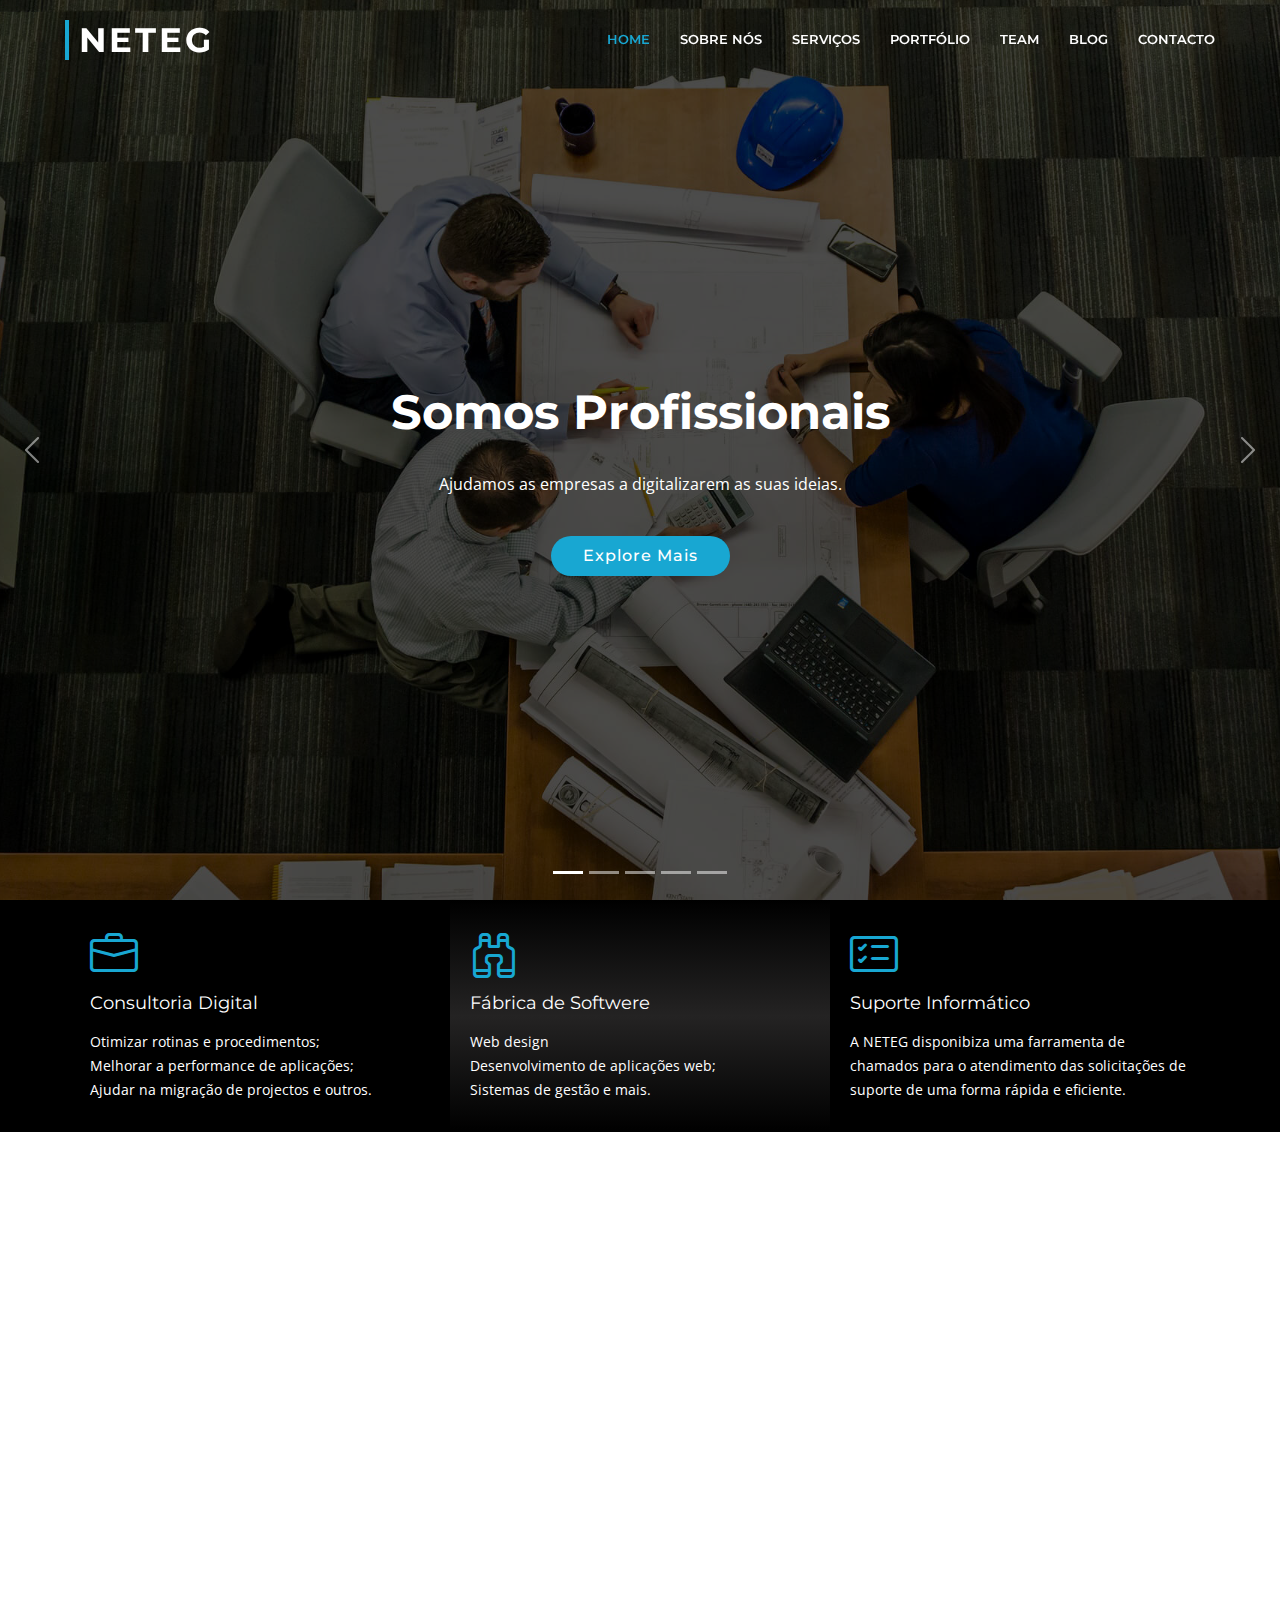
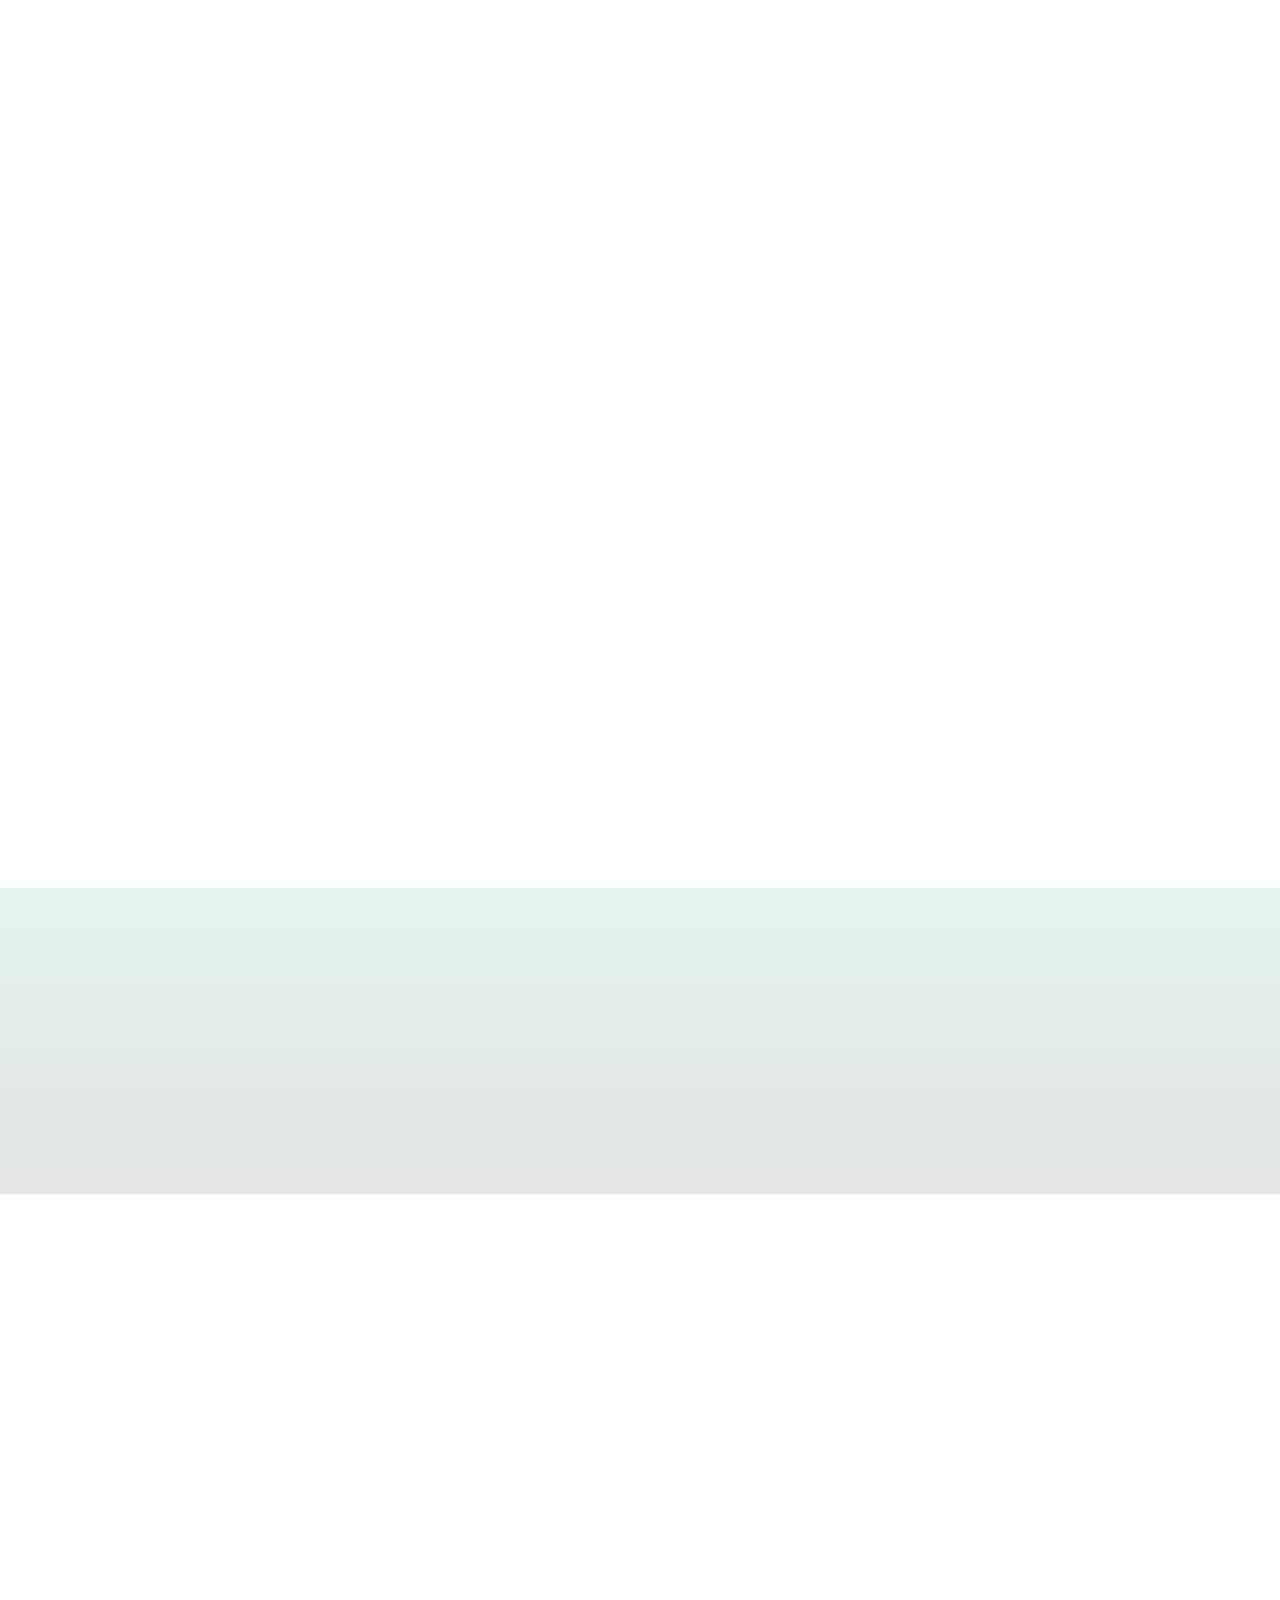
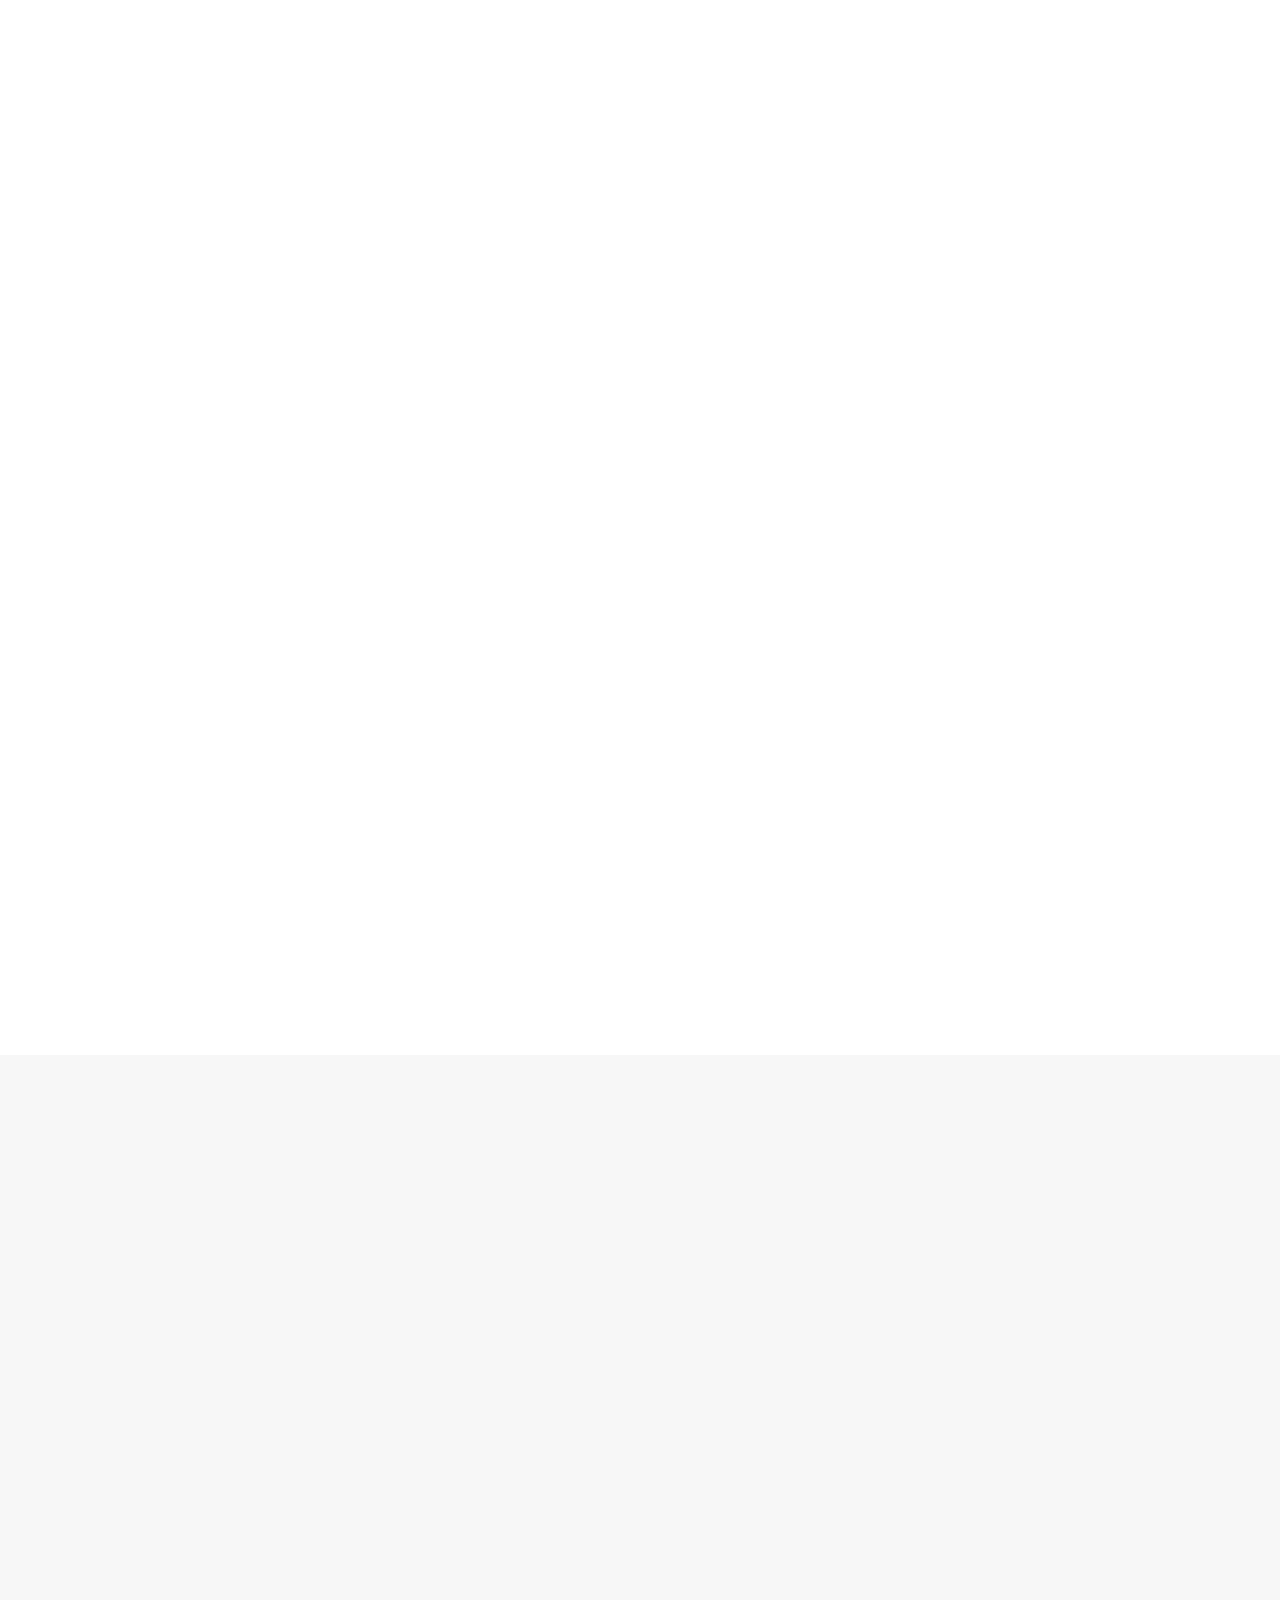
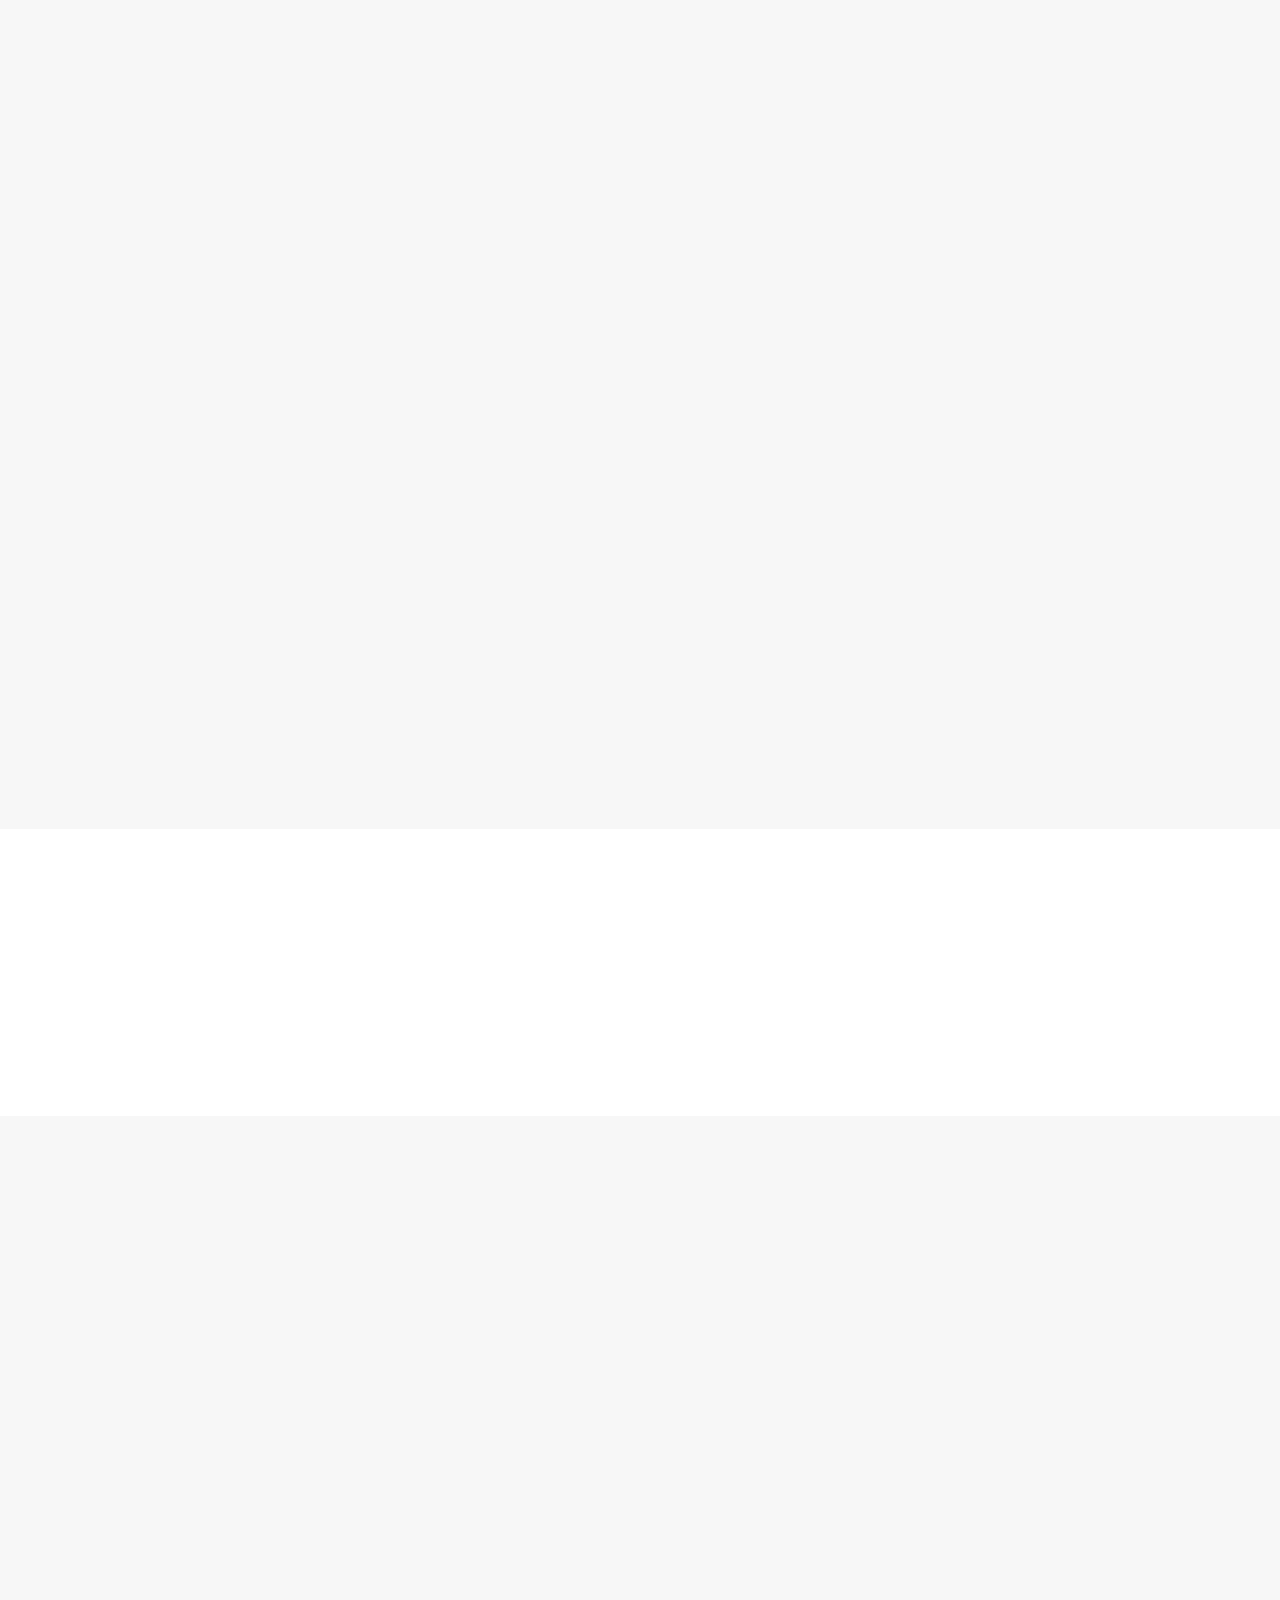
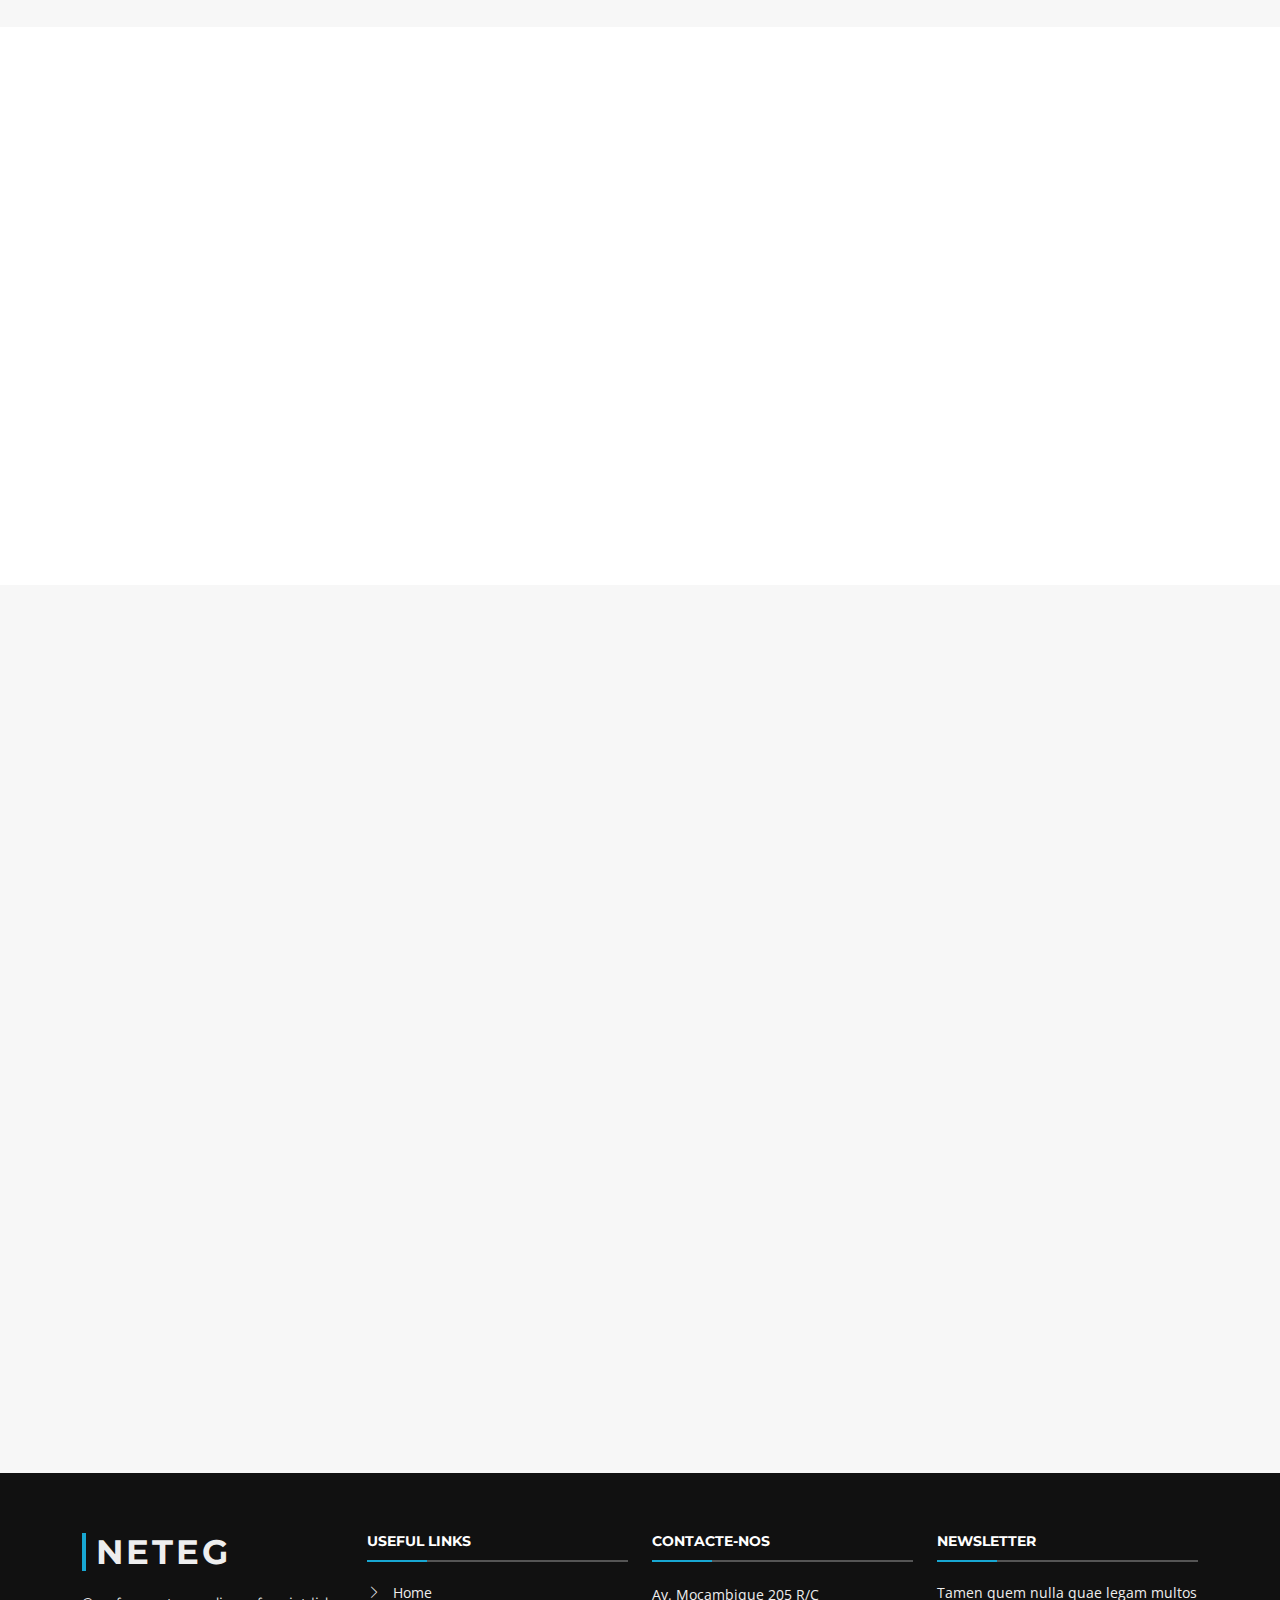
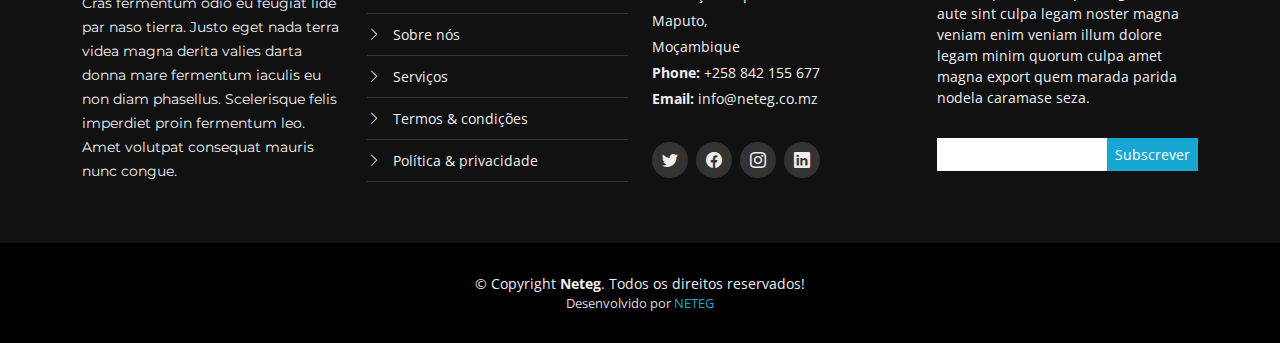
<file: index.html>
<!DOCTYPE html>
<html lang="pt-pt">

<head>
  <meta charset="utf-8">
  <meta content="width=device-width, initial-scale=1.0" name="viewport">

  <title>NETEG Lda</title>
  <meta content="" name="description">
  <meta content="" name="keywords">

  <!-- Favicons -->
  <link href="assets/img/favicon.jpg" rel="icon">
  <link href="assets/img/favicon...jpg" rel="favicon...">

  <!-- Google Fonts -->
  <link href="https://fonts.googleapis.com/css?family=Open+Sans:300,300i,400,400i,700,700i|Montserrat:300,400,500,700" rel="stylesheet">

  <!-- Vendor CSS Files -->
  <link href="assets/vendor/animate.css/animate.min.css" rel="stylesheet">
  <link href="assets/vendor/aos/aos.css" rel="stylesheet">
  <link href="assets/vendor/bootstrap/css/bootstrap.min.css" rel="stylesheet">
  <link href="assets/vendor/bootstrap-icons/bootstrap-icons.css" rel="stylesheet">
  <link href="assets/vendor/glightbox/css/glightbox.min.css" rel="stylesheet">
  <link href="assets/vendor/swiper/swiper-bundle.min.css" rel="stylesheet">

  <!-- Template Main CSS File -->
  <link href="assets/css/style.css" rel="stylesheet">

 
</head>

<body>

  <!-- ======= Header ======= -->
  <header id="header" class="fixed-top d-flex align-items-center header-transparent">
    <div class="container-fluid">

      <div class="row justify-content-center align-items-center">
        <div class="col-xl-11 d-flex align-items-center justify-content-between">
          <h1 class="logo"><a href="index.html">NETEG</a></h1>
          <!-- Uncomment below if you prefer to use an image logo -->
          <!-- <a href="index.html" class="logo"><img src="assets/img/logo.png" alt="" class="img-fluid"></a>-->

          <nav id="navbar" class="navbar">
            <ul>
              <li><a class="nav-link scrollto active" href="#hero">Home</a></li>
              <li><a class="nav-link scrollto" href="#about">Sobre nós</a></li>
              <li><a class="nav-link scrollto" href="#services">Serviços</a></li>
              <li><a class="nav-link scrollto " href="#portfolio">Portfólio</a></li>
              <li><a class="nav-link scrollto" href="#team">Team</a></li>
              <li><a class="nav-link  " href="blog.html">Blog</a></li>
              <!---- 
                <li class="dropdown"><a href="#"><span>Drop Down</span> <i class="bi bi-chevron-down"></i></a>
                  <ul>
                  <li><a href="#">Drop Down 1</a></li>
                  <li class="dropdown"><a href="#"><span>Deep Drop Down</span> <i class="bi bi-chevron-right"></i></a>
                    <ul>
                      <li><a href="#">Deep Drop Down 1</a></li>
                      <li><a href="#">Deep Drop Down 2</a></li>
                      <li><a href="#">Deep Drop Down 3</a></li>
                      <li><a href="#">Deep Drop Down 4</a></li>
                      <li><a href="#">Deep Drop Down 5</a></li>
                    </ul>
                  </li>
                  <li><a href="#">Drop Down 2</a></li>
                  <li><a href="#">Drop Down 3</a></li>
                  <li><a href="#">Drop Down 4</a></li>
                </ul>
                ------>
              </li>
              <li><a class="nav-link scrollto" href="#contact">Contacto</a></li>
            </ul>
            <i class="bi bi-list mobile-nav-toggle"></i>
          </nav><!-- .navbar -->
        </div>
      </div>

    </div>
  </header><!-- End Header -->

  <!-- ======= hero Section ======= -->
  <section id="hero">
    <div class="hero-container">
      <div id="heroCarousel" class="carousel slide carousel-fade" data-bs-ride="carousel" data-bs-interval="5000">

        <ol id="hero-carousel-indicators" class="carousel-indicators"></ol>

        <div class="carousel-inner" role="listbox">

          <div class="carousel-item active" style="background-image: url(assets/img/hero-carousel/1.jpg)">
            <div class="carousel-container">
              <div class="container">
                <h2 class="animate__animated animate__fadeInDown">Somos Profissionais</h2>
                <p class="animate__animated animate__fadeInUp">Ajudamos as empresas a digitalizarem as suas ideias.</p>
                <a href="#featured-services" class="btn-get-started scrollto animate__animated animate__fadeInUp">Explore Mais</a>
              </div>
            </div>
          </div>

          <div class="carousel-item" style="background-image: url(assets/img/hero-carousel/2.jpg)">
            <div class="carousel-container">
              <div class="container">
                <h2 class="animate__animated animate__fadeInDown">Solucionamos</h2>
                <p class="animate__animated animate__fadeInUp">Trazemos soluções modernas para levar a sua empresa ou negócio ao digital.</p>
                <a href="#featured-services" class="btn-get-started scrollto animate__animated animate__fadeInUp">Explore Mais</a>
              </div>
            </div>
          </div>

          <div class="carousel-item" style="background-image: url(assets/img/hero-carousel/3.jpg)">
            <div class="carousel-container">
              <div class="container">
                <h2 class="animate__animated animate__fadeInDown">Gerimos</h2>
                <p class="animate__animated animate__fadeInUp">Dispomos de planos excelentes para aqueles que querem deixar tudo em nossas mãos.</p>
                <a href="#featured-services" class="btn-get-started scrollto animate__animated animate__fadeInUp">Explore Mais</a>
              </div>
            </div>
          </div>

          <div class="carousel-item" style="background-image: url(assets/img/hero-carousel/4.jpg)">
            <div class="carousel-container">
              <div class="container">
                <h2 class="animate__animated animate__fadeInDown">Cumprimos</h2>
                <p class="animate__animated animate__fadeInUp">Com um profissionais qualificados garantimos a qualidade na prestação dos nossos serviços.</p>
                <a href="#featured-services" class="btn-get-started scrollto animate__animated animate__fadeInUp">Explore Mais</a>
              </div>
            </div>
          </div>

          <div class="carousel-item" style="background-image: url(assets/img/hero-carousel/5.jpg)">
            <div class="carousel-container">
              <div class="container">
                <h2 class="animate__animated animate__fadeInDown">Somos digitais</h2>
                <p class="animate__animated animate__fadeInUp">Migre já para o mundo digital e explore conexões.</p>
                <a href="#featured-services" class="btn-get-started scrollto animate__animated animate__fadeInUp">Explore Mais</a>
              </div>
            </div>
          </div>

        </div>

        <a class="carousel-control-prev" href="#heroCarousel" role="button" data-bs-slide="prev">
          <span class="carousel-control-prev-icon bi bi-chevron-left" aria-hidden="true"></span>
        </a>

        <a class="carousel-control-next" href="#heroCarousel" role="button" data-bs-slide="next">
          <span class="carousel-control-next-icon bi bi-chevron-right" aria-hidden="true"></span>
        </a>

      </div>
    </div>
  </section><!-- End Hero Section -->

  <main id="main">

    <!-- ======= Featured Services Section Section ======= -->
    <section id="featured-services">
      <div class="container">
        <div class="row">

          <div class="col-lg-4 box">
            <i class="bi bi-briefcase"></i>
            <h4 class="title"><a href="">Consultoria Digital</a></h4>
            <p class="description">Otimizar rotinas e procedimentos; <br>Melhorar a performance de aplicações; <br>Ajudar na migração de projectos e outros.</p>
          </div>

          <div class="col-lg-4 box box-bg">
            <i class="bi bi-binoculars"></i>
            <h4 class="title"><a href="">Fábrica de Softwere</a></h4>
            <p class="description">Web design <br>Desenvolvimento de aplicações web; <br> Sistemas de gestão e mais.</p>
          </div>

          <div class="col-lg-4 box">
            <i class="bi bi-card-checklist"></i>
            <h4 class="title"><a href="">Suporte Informático</a></h4>
            <p class="description">A NETEG disponibiza uma farramenta de chamados para o atendimento das solicitações de suporte de uma forma rápida e eficiente.</p>
          </div>

        </div>
      </div>
    </section><!-- End Featured Services Section -->

    <!-- ======= About Us Section ======= -->
    <section id="about">
      <div class="container" data-aos="fade-up">

        <header class="section-header">
          <h3>Sobre nós</h3>
          <p>Somos uma empresa jovem focada no desenvolvimento tecnológico e na migração das empresas e negócios para o mundo digital. Queremos dar estabilidade e participar no desenvolvimento do mercado de tecnologias em Moçambique.</p>
        </header>

        <div class="row about-cols">

          <div class="col-md-4" data-aos="fade-up" data-aos-delay="100">
            <div class="about-col">
              <div class="img">
                <img src="assets/img/about-mission.jpg" alt="" class="img-fluid">
                <div class="icon"><i class="bi bi-bar-chart"></i></div>
              </div>
              <h2 class="title"><a href="#">Missão</a></h2>
              <p>
                Lorem ipsum dolor sit amet, consectetur elit, sed do eiusmod tempor ut labore et dolore magna aliqua. Ut enim ad minim veniam, quis nostrud exercitation ullamco laboris nisi ut aliquip ex ea commodo consequat.
              </p>
            </div>
          </div>

          <div class="col-md-4" data-aos="fade-up" data-aos-delay="300">
            <div class="about-col">
              <div class="img">
                <img src="assets/img/about-vision.jpg" alt="" class="img-fluid">
                <div class="icon"><i class="bi bi-calendar4-week"></i></div>
              </div>
              <h2 class="title"><a href="#">Visão</a></h2>
              <p>
                Nemo enim ipsam voluptatem quia voluptas sit aut odit aut fugit, sed quia magni dolores eos qui ratione voluptatem sequi nesciunt Neque porro quisquam est, qui dolorem ipsum quia dolor sit amet.
              </p>
            </div>
          </div>

          <div class="col-md-4" data-aos="fade-up" data-aos-delay="200">
            <div class="about-col">
              <div class="img">
                <img src="assets/img/about-plan.jpg" alt="" class="img-fluid">
                <div class="icon"><i class="bi bi-brightness-high"></i></div>
              </div>
              <h2 class="title"><a href="#">Valores</a></h2>
              <p>
                Sed ut perspiciatis unde omnis iste natus error sit voluptatem doloremque laudantium, totam rem aperiam, eaque ipsa quae ab illo inventore veritatis et quasi architecto beatae vitae dicta sunt explicabo.
              </p>
            </div>
          </div>

          

        </div>

      </div>
    </section><!-- End About Us Section -->

    <!-- ======= Services Section ======= -->
    <section id="services">
      <div class="container" data-aos="fade-up">

        <header class="section-header wow fadeInUp">
          <h3>Serviços</h3>
          <p>Oferecer serviços de qualidade e garantir a satisfação dos nossos clientes é o nosso maior foco. Dispomos de serviços diferenciado para que o nosso estimado cliente migre connosco para o digital.</p>
        </header>

        <div class="row">

          <div class="col-lg-4 col-md-6 box" data-aos="fade-up" data-aos-delay="100">
            <div class="icon"><i class="bi bi-briefcase"></i></div>
            <h4 class="title"><a href="">Consultoria Digital</a></h4>
            <p class="description">Otimizar rotinas e procedimentos; <br>Melhorar a performance de aplicações; <br>Ajudar na migração de projectos e outros.</p>
          </div>
          <div class="col-lg-4 col-md-6 box" data-aos="fade-up" data-aos-delay="200">
            <div class="icon"><i class="bi bi-card-checklist"></i></div>
            <h4 class="title"><a href="">Suporte Informático</a></h4>
            <p class="description">A NETEG disponibiza uma farramenta de chamados para o atendimento das solicitações de suporte de uma forma rápida e eficiente.</p>
          </div>
          <div class="col-lg-4 col-md-6 box" data-aos="fade-up" data-aos-delay="300">
            <div class="icon"><i class="bi bi-bar-chart"></i></div>
            <h4 class="title"><a href="">Soluções de Marketing</a></h4>
            <p class="description">Ajudamos as empresas a se firmar no digital <br> Plano de marketing; <br> Gestão de midias sociais; <br> Controle de trafégo digital e mais.</p>
          </div>
          <div class="col-lg-4 col-md-6 box" data-aos="fade-up" data-aos-delay="200">
            <div class="icon"><i class="bi bi-binoculars"></i></div>
            <h4 class="title"><a href="">Fábrica de Softwere</a></h4>
            <p class="description">Web design; <br>Desenvolvimento de aplicações web; <br> Sistemas de gestão e mais.</p>
          </div>
          <div class="col-lg-4 col-md-6 box" data-aos="fade-up" data-aos-delay="300">
            <div class="icon"><i class="bi bi-brightness-high"></i></div>
            <h4 class="title"><a href="">Segurança Electrónica</a></h4>
            <p class="description">Câmeras de vigilância; <br> Cercas electricas; <br> Portões automáticos; <br> Instalação, configuraçãp e gestão de redes.</p>
          </div>
          <div class="col-lg-4 col-md-6 box" data-aos="fade-up" data-aos-delay="400">
            <div class="icon"><i class="bi bi-calendar4-week"></i></div>
            <h4 class="title"><a href="">Material Informático</a></h4>
            <p class="description">Computares; <br> Telemóveis; <br> Dispositvos de armazenamnto e mais.</p>
          </div>

        </div>

      </div>
    </section><!-- End Services Section -->

    <!-- ======= Call To Action Section ======= -->
    <section id="call-to-action">
      <div class="container text-center" data-aos="zoom-in">
        <h3>Fale connosco num click</h3>
        <p> Com vista a facilitar e oferecer eficência na comunicação com os nossos clientes, dispomos do <b>Fale connosco num Click</b> um chat directo no nosso watsapp.</p>
        <a class="cta-btn" href="#">Whatsapp</a>
      </div>
    </section><!-- End Call To Action Section -->

    <!-- ======= Skills Section ======= -->
    <section id="skills">
      <div class="container" data-aos="fade-up">

        <header class="section-header">
          <h3>Nossas Habilidades</h3>
          <p>Investimos em proficionais com habilidades excelentes para cuidar do seu projecto e para elevar marcas dominamos alguns ambientes de trabalho.</p>
        </header>

        <div class="skills-content">

          <div class="progress">
            <div class="progress-bar bg-success" role="progressbar" aria-valuenow="100" aria-valuemin="0" aria-valuemax="100">
              <span class="skill">HTML <i class="val">100%</i></span>
            </div>
          </div>

          <div class="progress">
            <div class="progress-bar bg-info" role="progressbar" aria-valuenow="90" aria-valuemin="0" aria-valuemax="100">
              <span class="skill">CSS <i class="val">90%</i></span>
            </div>
          </div>

          <div class="progress">
            <div class="progress-bar bg-warning" role="progressbar" aria-valuenow="75" aria-valuemin="0" aria-valuemax="100">
              <span class="skill">JavaScript <i class="val">75%</i></span>
            </div>
          </div>

          <div class="progress">
            <div class="progress-bar bg-danger" role="progressbar" aria-valuenow="55" aria-valuemin="0" aria-valuemax="100">
              <span class="skill">Photoshop <i class="val">55%</i></span>
            </div>
          </div>

        </div>

      </div>
    </section><!-- End Skills Section -->

    <!-- ======= Facts Section ======= -->
    <section id="facts">
      <div class="container" data-aos="fade-up">

        <header class="section-header">
          <h3>Factos</h3>
          <p>Os números impressionam, trabalhamos para ver o cliente satisfeito com o serviço prestado.</p>
        </header>

        <div class="row counters">

          <div class="col-lg-3 col-6 text-center">
            <span data-purecounter-start="0" data-purecounter-end="23" data-purecounter-duration="1" class="purecounter"></span>
            <p>Clientes</p>
          </div>

          <div class="col-lg-3 col-6 text-center">
            <span data-purecounter-start="0" data-purecounter-end="34" data-purecounter-duration="1" class="purecounter"></span>
            <p>Projectos</p>
          </div>

          <div class="col-lg-3 col-6 text-center">
            <span data-purecounter-start="0" data-purecounter-end="1364" data-purecounter-duration="1" class="purecounter"></span>
            <p>Horas de Suporte</p>
          </div>

          <div class="col-lg-3 col-6 text-center">
            <span data-purecounter-start="0" data-purecounter-end="38" data-purecounter-duration="1" class="purecounter"></span>
            <p>Hard Workers</p>
          </div>

        </div>

        <div class="facts-img">
          <img src="assets/img/facts-img.jpg" alt="" class="img-fluid">
        </div>

      </div>
    </section><!-- End Facts Section -->

    <!-- ======= Portfolio Section ======= -->
    <section id="portfolio" class="section-bg">
      <div class="container" data-aos="fade-up">

        <header class="section-header">
          <h3 class="section-title">Portfólio</h3>
        </header>

        <div class="row" data-aos="fade-up" data-aos-delay="100"">
      <div class=" col-lg-12">
          <ul id="portfolio-flters">
            <li data-filter="*" class="filter-active">Todos</li>
            <li data-filter=".filter-app">App</li>
            <li data-filter=".filter-card">Card</li>
            <li data-filter=".filter-web">Web</li>
          </ul>
        </div>
      </div>

      <div class="row portfolio-container" data-aos="fade-up" data-aos-delay="200">

        <div class="col-lg-4 col-md-6 portfolio-item filter-app">
          <div class="portfolio-wrap">
            <figure>
              <img src="assets/img/portfolio/app1.jpg" class="img-fluid" alt="">
              <a href="assets/img/portfolio/app1.jpg" data-lightbox="portfolio" data-title="App 1" class="link-preview"><i class="bi bi-plus"></i></a>
              <a href="portfolio-details.html" class="link-details" title="More Details"><i class="bi bi-link"></i></a>
            </figure>

            <div class="portfolio-info">
              <h4><a href="portfolio-details.html">App 1</a></h4>
              <p>App</p>
            </div>
          </div>
        </div>

        <div class="col-lg-4 col-md-6 portfolio-item filter-web">
          <div class="portfolio-wrap">
            <figure>
              <img src="assets/img/portfolio/web3.jpg" class="img-fluid" alt="">
              <a href="assets/img/portfolio/web3.jpg" class="link-preview portfolio-lightbox" data-gallery="portfolioGallery" title="Web 3"><i class="bi bi-plus"></i></a>
              <a href="portfolio-details.html" class="link-details" title="More Details"><i class="bi bi-link"></i></a>
            </figure>

            <div class="portfolio-info">
              <h4><a href="portfolio-details.html">Mozbrandig</a></h4>
              <p>Agência de marketing</p>
            </div>
          </div>
        </div>

        <div class="col-lg-4 col-md-6 portfolio-item filter-app">
          <div class="portfolio-wrap">
            <figure>
              <img src="assets/img/portfolio/app2.jpg" class="img-fluid" alt="">
              <a href="assets/img/portfolio/app2.jpg" class="link-preview portfolio-lightbox" data-gallery="portfolioGallery" title="App 2"><i class="bi bi-plus"></i></a>
              <a href="portfolio-details.html" class="link-details" title="More Details"><i class="bi bi-link"></i></a>
            </figure>

            <div class="portfolio-info">
              <h4><a href="portfolio-details.html">App 2</a></h4>
              <p>App</p>
            </div>
          </div>
        </div>

        <div class="col-lg-4 col-md-6 portfolio-item filter-card">
          <div class="portfolio-wrap">
            <figure>
              <img src="assets/img/portfolio/card2.jpg" class="img-fluid" alt="">
              <a href="assets/img/portfolio/card2.jpg" class="link-preview portfolio-lightbox" data-gallery="portfolioGallery" title="Card 2"><i class="bi bi-plus"></i></a>
              <a href="portfolio-details.html" class="link-details" title="More Details"><i class="bi bi-link"></i></a>
            </figure>

            <div class="portfolio-info">
              <h4><a href="portfolio-details.html">Card 2</a></h4>
              <p>Card</p>
            </div>
          </div>
        </div>

        <div class="col-lg-4 col-md-6 portfolio-item filter-web">
          <div class="portfolio-wrap">
            <figure>
              <img src="assets/img/portfolio/web2.jpg" class="img-fluid" alt="">
              <a href="assets/img/portfolio/web2.jpg" class="link-preview portfolio-lightbox" data-gallery="portfolioGallery" title="Web 2"><i class="bi bi-plus"></i></a>
              <a href="portfolio-details.html" class="link-details" title="More Details"><i class="bi bi-link"></i></a>
            </figure>

            <div class="portfolio-info">
              <h4><a href="portfolio-details.html">Maredes</a></h4>
              <p>Empresa de Informática</p>
            </div>
          </div>
        </div>

        <div class="col-lg-4 col-md-6 portfolio-item filter-app">
          <div class="portfolio-wrap">
            <figure>
              <img src="assets/img/portfolio/app3.jpg" class="img-fluid" alt="">
              <a href="assets/img/portfolio/app3.jpg" class="link-preview portfolio-lightbox" data-gallery="portfolioGallery" title="App 3"><i class="bi bi-plus"></i></a>
              <a href="portfolio-details.html" class="link-details" title="More Details"><i class="bi bi-link"></i></a>
            </figure>

            <div class="portfolio-info">
              <h4><a href="portfolio-details.html">App 3</a></h4>
              <p>App</p>
            </div>
          </div>
        </div>

        <div class="col-lg-4 col-md-6 portfolio-item filter-card">
          <div class="portfolio-wrap">
            <figure>
              <img src="assets/img/portfolio/card1.jpg" class="img-fluid" alt="">
              <a href="assets/img/portfolio/card1.jpg" class="link-preview portfolio-lightbox" data-gallery="portfolioGallery" title="Card 1"><i class="bi bi-plus"></i></a>
              <a href="portfolio-details.html" class="link-details" title="More Details"><i class="bi bi-link"></i></a>
            </figure>

            <div class="portfolio-info">
              <h4><a href="portfolio-details.html">Card 1</a></h4>
              <p>Card</p>
            </div>
          </div>
        </div>

        <div class="col-lg-4 col-md-6 portfolio-item filter-card">
          <div class="portfolio-wrap">
            <figure>
              <img src="assets/img/portfolio/card3.jpg" class="img-fluid" alt="">
              <a href="assets/img/portfolio/card3.jpg" class="link-preview portfolio-lightbox" data-gallery="portfolioGallery" title="Card 3"><i class="bi bi-plus"></i></a>
              <a href="portfolio-details.html" class="link-details" title="More Details"><i class="bi bi-link"></i></a>
            </figure>

            <div class="portfolio-info">
              <h4><a href="portfolio-details.html">Card 3</a></h4>
              <p>Card</p>
            </div>
          </div>
        </div>

        <div class="col-lg-4 col-md-6 portfolio-item filter-web">
          <div class="portfolio-wrap">
            <figure>
              <img src="assets/img/portfolio/web1.jpg" class="img-fluid" alt="">
              <a href="assets/img/portfolio/web1.jpg" class="link-preview portfolio-lightbox" data-gallery="portfolioGallery" title="Web 1"><i class="bi bi-plus"></i></a>
              <a href="portfolio-details.html" class="link-details" title="More Details"><i class="bi bi-link"></i></a>
            </figure>

            <div class="portfolio-info">
              <h4><a href="portfolio-details.html">School</a></h4>
              <p>Sistema de Gestão Acadêmica</p>
            </div>
          </div>
        </div>

      </div>

      </div>
    </section><!-- End Portfolio Section -->

    <!-- ======= Our Clients Section ======= -->
    <section id="clients">
      <div class="container" data-aos="zoom-in">

        <header class="section-header">
          <h3>Nossos Clientes</h3>
        </header>

        <div class="clients-slider swiper">
          <div class="swiper-wrapper align-items-center">
            <div class="swiper-slide"><img src="assets/img/clients/client-1.png" class="img-fluid" alt=""></div>
            <div class="swiper-slide"><img src="assets/img/clients/client-2.png" class="img-fluid" alt=""></div>
            <div class="swiper-slide"><img src="assets/img/clients/client-3.png" class="img-fluid" alt=""></div>
            <div class="swiper-slide"><img src="assets/img/clients/client-4.png" class="img-fluid" alt=""></div>
            <div class="swiper-slide"><img src="assets/img/clients/client-5.png" class="img-fluid" alt=""></div>
            <div class="swiper-slide"><img src="assets/img/clients/client-6.png" class="img-fluid" alt=""></div>
            <div class="swiper-slide"><img src="assets/img/clients/client-7.png" class="img-fluid" alt=""></div>
            <div class="swiper-slide"><img src="assets/img/clients/client-8.png" class="img-fluid" alt=""></div>
          </div>
          <div class="swiper-pagination"></div>
        </div>

      </div>
    </section><!-- End Our Clients Section -->

    <!-- ======= Testimonials Section ======= -->
    <section id="testimonials" class="section-bg">
      <div class="container" data-aos="fade-up">

        <header class="section-header">
          <h3>Testimonials</h3>
        </header>

        <div class="testimonials-slider swiper" data-aos="fade-up" data-aos-delay="100">
          <div class="swiper-wrapper">

            <div class="swiper-slide">
              <div class="testimonial-item">
                <img src="assets/img/testimonial-1.jpg" class="testimonial-img" alt="">
                <h3>Saul Goodman</h3>
                <h4>Ceo &amp; Founder</h4>
                <p>
                  <img src="assets/img/quote-sign-left.png" class="quote-sign-left" alt="">
                  Proin iaculis purus consequat sem cure digni ssim donec porttitora entum suscipit rhoncus. Accusantium quam, ultricies eget id, aliquam eget nibh et. Maecen aliquam, risus at semper.
                  <img src="assets/img/quote-sign-right.png" class="quote-sign-right" alt="">
                </p>
              </div>
            </div><!-- End testimonial item -->

            <div class="swiper-slide">
              <div class="testimonial-item">
                <img src="assets/img/testimonial-2.jpg" class="testimonial-img" alt="">
                <h3>Sara Wilsson</h3>
                <h4>Designer</h4>
                <p>
                  <img src="assets/img/quote-sign-left.png" class="quote-sign-left" alt="">
                  Export tempor illum tamen malis malis eram quae irure esse labore quem cillum quid cillum eram malis quorum velit fore eram velit sunt aliqua noster fugiat irure amet legam anim culpa.
                  <img src="assets/img/quote-sign-right.png" class="quote-sign-right" alt="">
                </p>
              </div>
            </div><!-- End testimonial item -->

            <div class="swiper-slide">
              <div class="testimonial-item">
                <img src="assets/img/testimonial-3.jpg" class="testimonial-img" alt="">
                <h3>Jena Karlis</h3>
                <h4>Store Owner</h4>
                <p>
                  <img src="assets/img/quote-sign-left.png" class="quote-sign-left" alt="">
                  Enim nisi quem export duis labore cillum quae magna enim sint quorum nulla quem veniam duis minim tempor labore quem eram duis noster aute amet eram fore quis sint minim.
                  <img src="assets/img/quote-sign-right.png" class="quote-sign-right" alt="">
                </p>
              </div>
            </div><!-- End testimonial item -->

            <div class="swiper-slide">
              <div class="testimonial-item">
                <img src="assets/img/testimonial-4.jpg" class="testimonial-img" alt="">
                <h3>Matt Brandon</h3>
                <h4>Freelancer</h4>
                <p>
                  <img src="assets/img/quote-sign-left.png" class="quote-sign-left" alt="">
                  Fugiat enim eram quae cillum dolore dolor amet nulla culpa multos export minim fugiat minim velit minim dolor enim duis veniam ipsum anim magna sunt elit fore quem dolore labore illum veniam.
                  <img src="assets/img/quote-sign-right.png" class="quote-sign-right" alt="">
                </p>
              </div>
            </div><!-- End testimonial item -->

            <div class="swiper-slide">
              <div class="testimonial-item">
                <img src="assets/img/testimonial-5.jpg" class="testimonial-img" alt="">
                <h3>John Larson</h3>
                <h4>Entrepreneur</h4>
                <p>
                  <img src="assets/img/quote-sign-left.png" class="quote-sign-left" alt="">
                  Quis quorum aliqua sint quem legam fore sunt eram irure aliqua veniam tempor noster veniam enim culpa labore duis sunt culpa nulla illum cillum fugiat legam esse veniam culpa fore nisi cillum quid.
                  <img src="assets/img/quote-sign-right.png" class="quote-sign-right" alt="">
                </p>
              </div>
            </div><!-- End testimonial item -->

          </div>
          <div class="swiper-pagination"></div>
        </div>

      </div>
    </section><!-- End Testimonials Section -->

    <!-- ======= Team Section ======= -->
    <section id="team">
      <div class="container" data-aos="fade-up">
        <div class="section-header">
          <h3>Team</h3>
          <p>Esta é a equipa que garante a qualidade na execução do seu projecto.</p>
        </div>

        <div class="row">

          <div class="col-lg-3 col-md-6">
            <div class="member" data-aos="fade-up" data-aos-delay="100">
              <img src="assets/img/team-1.jpg" class="img-fluid" alt="">
              <div class="member-info">
                <div class="member-info-content">
                  <h4>Walter White</h4>
                  <span>Chief Executive Officer</span>
                  <div class="social">
                    <a href=""><i class="bi bi-twitter"></i></a>
                    <a href=""><i class="bi bi-facebook"></i></a>
                    <a href=""><i class="bi bi-instagram"></i></a>
                    <a href=""><i class="bi bi-linkedin"></i></a>
                  </div>
                </div>
              </div>
            </div>
          </div>

          <div class="col-lg-3 col-md-6">
            <div class="member" data-aos="fade-up" data-aos-delay="200">
              <img src="assets/img/team-2.jpg" class="img-fluid" alt="">
              <div class="member-info">
                <div class="member-info-content">
                  <h4>Sarah Jhonson</h4>
                  <span>Product Manager</span>
                  <div class="social">
                    <a href=""><i class="bi bi-twitter"></i></a>
                    <a href=""><i class="bi bi-facebook"></i></a>
                    <a href=""><i class="bi bi-instagram"></i></a>
                    <a href=""><i class="bi bi-linkedin"></i></a>
                  </div>
                </div>
              </div>
            </div>
          </div>

          <div class="col-lg-3 col-md-6">
            <div class="member" data-aos="fade-up" data-aos-delay="300">
              <img src="assets/img/team-3.jpg" class="img-fluid" alt="">
              <div class="member-info">
                <div class="member-info-content">
                  <h4>William Anderson</h4>
                  <span>CTO</span>
                  <div class="social">
                    <a href=""><i class="bi bi-twitter"></i></a>
                    <a href=""><i class="bi bi-facebook"></i></a>
                    <a href=""><i class="bi bi-instagram"></i></a>
                    <a href=""><i class="bi bi-linkedin"></i></a>
                  </div>
                </div>
              </div>
            </div>
          </div>

          <div class="col-lg-3 col-md-6">
            <div class="member" data-aos="fade-up" data-aos-delay="400">
              <img src="assets/img/team-4.jpg" class="img-fluid" alt="">
              <div class="member-info">
                <div class="member-info-content">
                  <h4>Amanda Jepson</h4>
                  <span>Accountant</span>
                  <div class="social">
                    <a href=""><i class="bi bi-twitter"></i></a>
                    <a href=""><i class="bi bi-facebook"></i></a>
                    <a href=""><i class="bi bi-instagram"></i></a>
                    <a href=""><i class="bi bi-linkedin"></i></a>
                  </div>
                </div>
              </div>
            </div>
          </div>

        </div>

      </div>
    </section><!-- End Team Section -->

    <!-- ======= Contact Section ======= -->
    <section id="contact" class="section-bg">
      <div class="container" data-aos="fade-up">

        <div class="section-header">
          <h3>Contacte-nos</h3>
          <p>Entre em contacto para mais informações sobre os nossos serviços ou para pedido de cotações.</p>
        </div>

        <div class="row contact-info">

          <div class="col-md-4">
            <div class="contact-address">
              <i class="bi bi-geo-alt"></i>
              <h3>Endereço</h3>
              <address>Av. Moçambique 205 R/C, Maputo, MZ</address>
            </div>
          </div>

          <div class="col-md-4">
            <div class="contact-phone">
              <i class="bi bi-phone"></i>
              <h3>Contacto</h3>
              <p><a href="tel:+258842155677">+258 842 155 677</a></p>
            </div>
          </div>

          <div class="col-md-4">
            <div class="contact-email">
              <i class="bi bi-envelope"></i>
              <h3>E-mail</h3>
              <p><a href="mailto:info@neteg.co.mz">info@neteg.co.mz</a></p>
            </div>
          </div>

        </div>

        <div class="form">
          <form action="forms/contact.php" method="post" role="form" class="php-email-form">
            <div class="row">
              <div class="form-group col-md-6">
                <input type="text" name="name" class="form-control" id="name" placeholder="Seu nome" required>
              </div>
              <div class="form-group col-md-6">
                <input type="email" class="form-control" name="email" id="email" placeholder="Seu E-mail" required>
              </div>
            </div>
            <div class="form-group">
              <input type="text" class="form-control" name="subject" id="subject" placeholder="Titulo" required>
            </div>
            <div class="form-group">
              <textarea class="form-control" name="message" rows="5" placeholder="Sua mensagem" required></textarea>
            </div>
            <div class="my-3">
              <div class="loading">Processando</div>
              <div class="error-message"></div>
              <div class="sent-message">A sua mensagem foi enviada. Obrigado!</div>
            </div>
            <div class="text-center"><button type="submit">Enviar</button></div>
          </form>
        </div>

      </div>
    </section><!-- End Contact Section -->

  </main><!-- End #main -->

  <!-- ======= Footer ======= -->
  <footer id="footer">
    <div class="footer-top">
      <div class="container">
        <div class="row">

          <div class="col-lg-3 col-md-6 footer-info">
            <h3>NETEG</h3>
            <p>Cras fermentum odio eu feugiat lide par naso tierra. Justo eget nada terra videa magna derita valies darta donna mare fermentum iaculis eu non diam phasellus. Scelerisque felis imperdiet proin fermentum leo. Amet volutpat consequat mauris nunc congue.</p>
          </div>

          <div class="col-lg-3 col-md-6 footer-links">
            <h4>Useful Links</h4>
            <ul>
              <li><i class="bi bi-chevron-right"></i> <a href="#hero">Home</a></li>
              <li><i class="bi bi-chevron-right"></i> <a href="#about">Sobre nós</a></li>
              <li><i class="bi bi-chevron-right"></i> <a href="#service">Serviços</a></li>
              <li><i class="bi bi-chevron-right"></i> <a href="#">Termos & condições</a></li>
              <li><i class="bi bi-chevron-right"></i> <a href="#">Política & privacidade</a></li>
            </ul>
          </div>

          <div class="col-lg-3 col-md-6 footer-contact">
            <h4>Contacte-nos</h4>
            <p>
              Av. Moçambique 205 R/C <br>
              Maputo, <br>
              Moçambique <br>
              <strong>Phone:</strong> +258 842 155 677<br>
              <strong>Email:</strong> info@neteg.co.mz<br>
            </p>

            <div class="social-links">
              <a href="#" class="twitter"><i class="bi bi-twitter"></i></a>
              <a href="#" class="facebook"><i class="bi bi-facebook"></i></a>
              <a href="#" class="instagram"><i class="bi bi-instagram"></i></a>
              <a href="#" class="linkedin"><i class="bi bi-linkedin"></i></a>
            </div>

          </div>

          <div class="col-lg-3 col-md-6 footer-newsletter">
            <h4>Newsletter</h4>
            <p>Tamen quem nulla quae legam multos aute sint culpa legam noster magna veniam enim veniam illum dolore legam minim quorum culpa amet magna export quem marada parida nodela caramase seza.</p>
            <form action="" method="post">
              <input type="email" name="email"><input type="submit" value="Subscrever">
            </form>
          </div>

        </div>
      </div>
    </div>

    <div class="container">
      <div class="copyright">
        &copy; Copyright <strong>Neteg</strong>. Todos os direitos reservados!
      </div>
      <div class="credits">
       
        Desenvolvido por <a href="https://neteg.co.mz/">NETEG</a>
      </div>
    </div>
  </footer><!-- End Footer -->

  <a href="#" class="back-to-top d-flex align-items-center justify-content-center"><i class="bi bi-arrow-up-short"></i></a>
  <!-- Uncomment below i you want to use a preloader -->
  <!-- <div id="preloader"></div> -->

  <!-- Vendor JS Files -->
  <script src="assets/vendor/purecounter/purecounter_vanilla.js"></script>
  <script src="assets/vendor/aos/aos.js"></script>
  <script src="assets/vendor/bootstrap/js/bootstrap.bundle.min.js"></script>
  <script src="assets/vendor/glightbox/js/glightbox.min.js"></script>
  <script src="assets/vendor/isotope-layout/isotope.pkgd.min.js"></script>
  <script src="assets/vendor/swiper/swiper-bundle.min.js"></script>
  <script src="assets/vendor/waypoints/noframework.waypoints.js"></script>
  <script src="assets/vendor/php-email-form/validate.js"></script>

  <!-- Template Main JS File -->
  <script src="assets/js/main.js"></script>

</body>

</html>
</file>
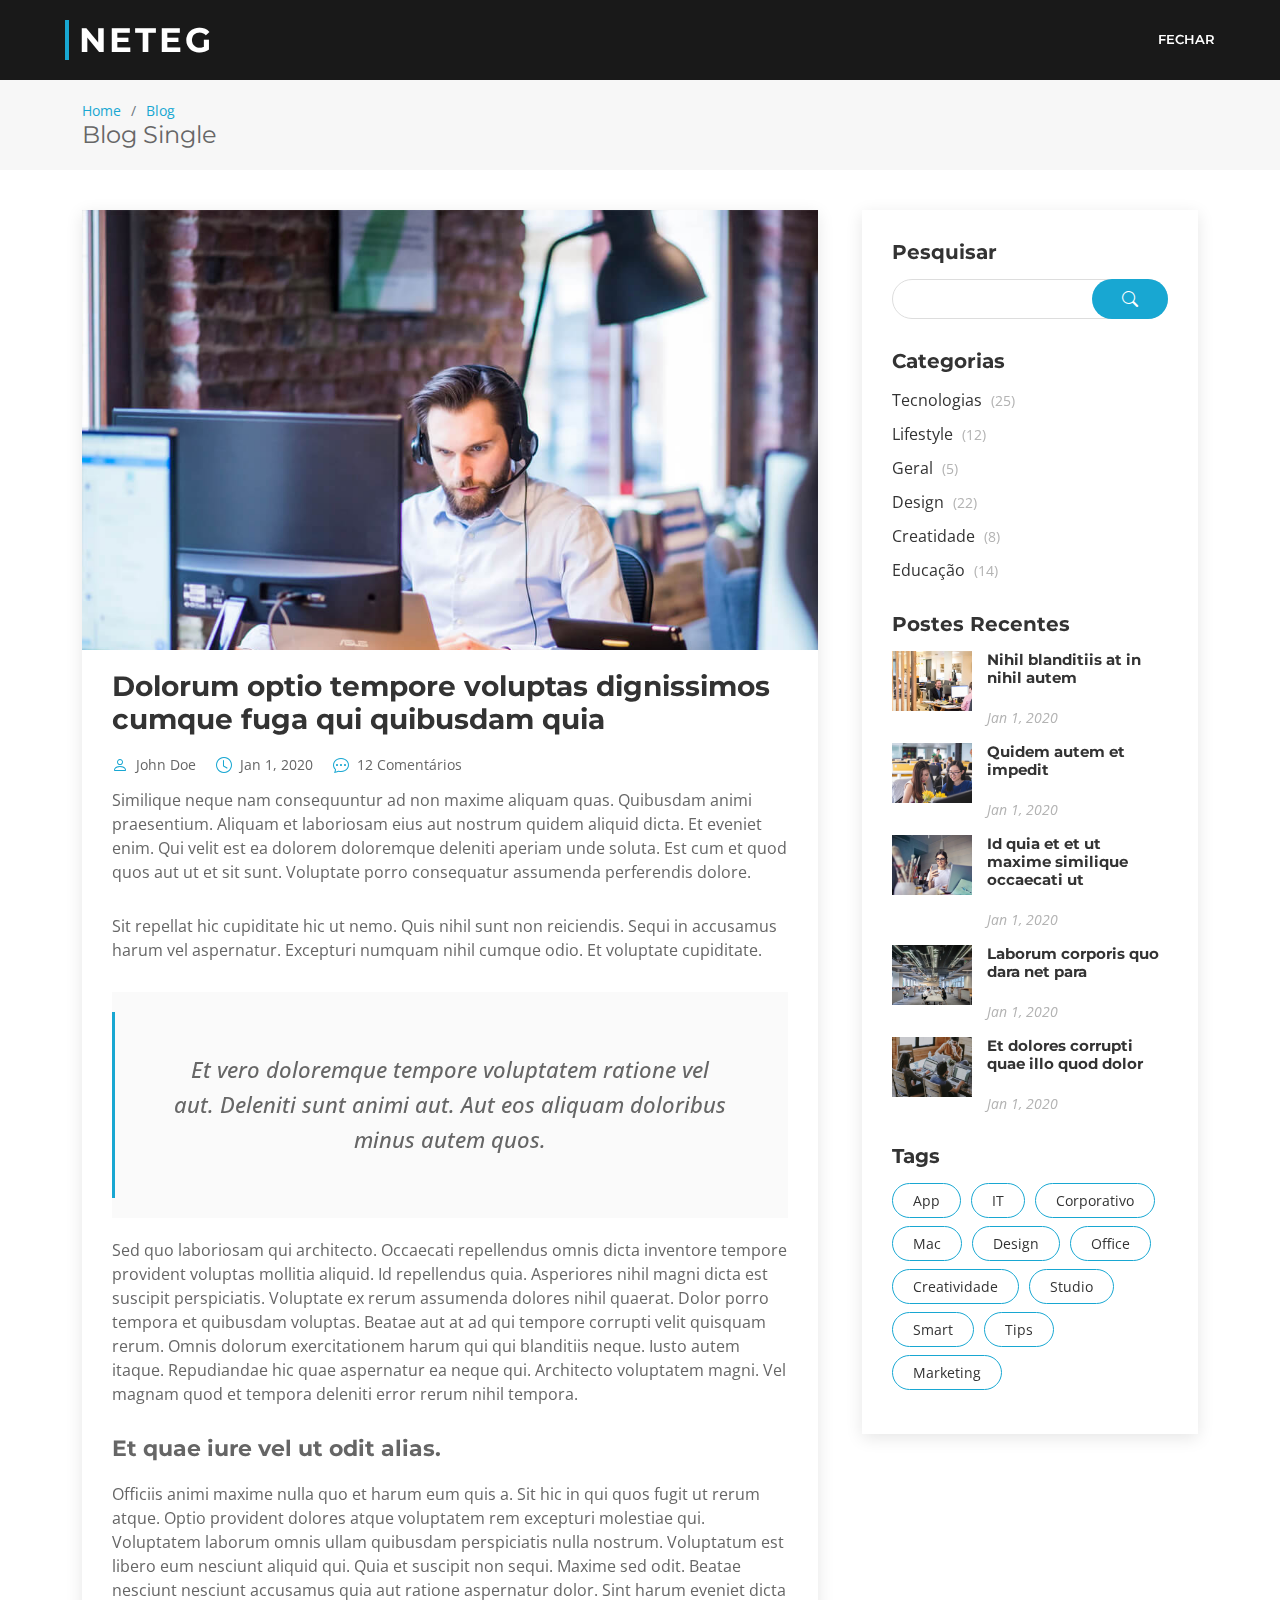
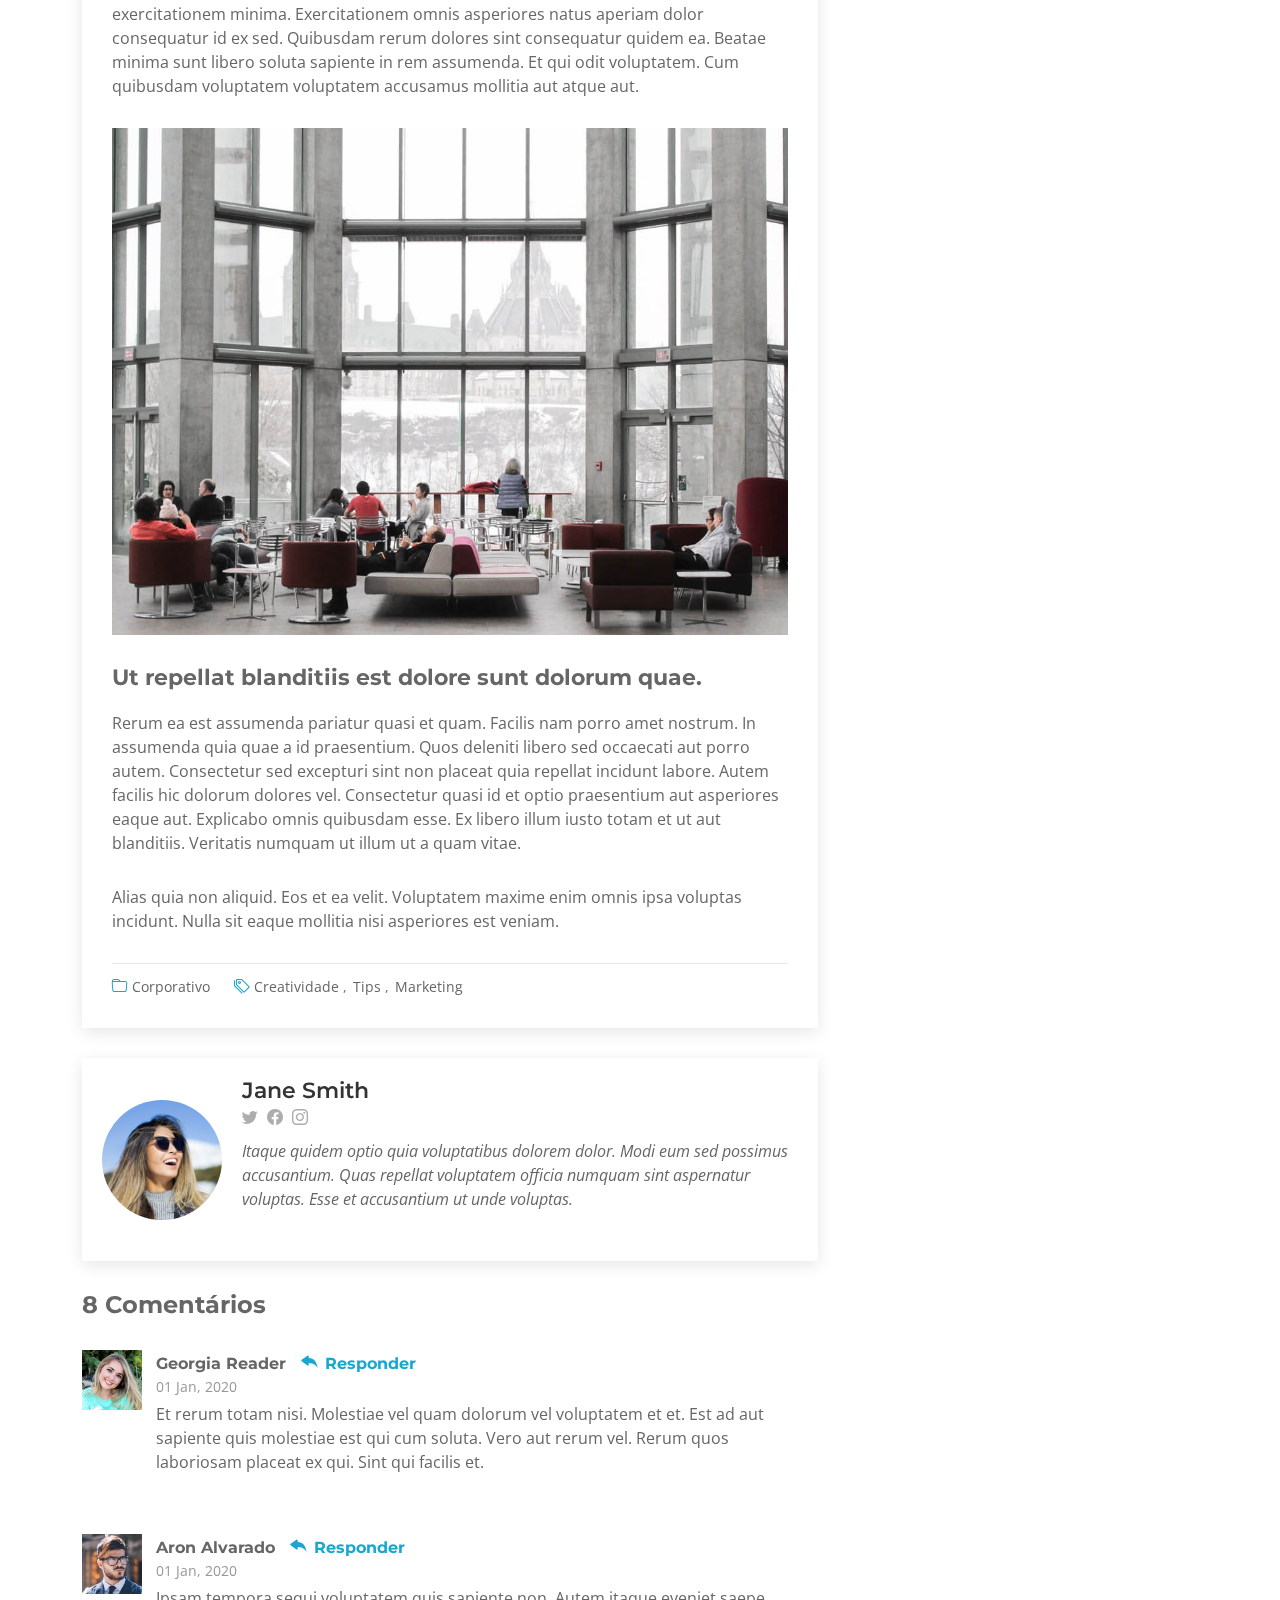
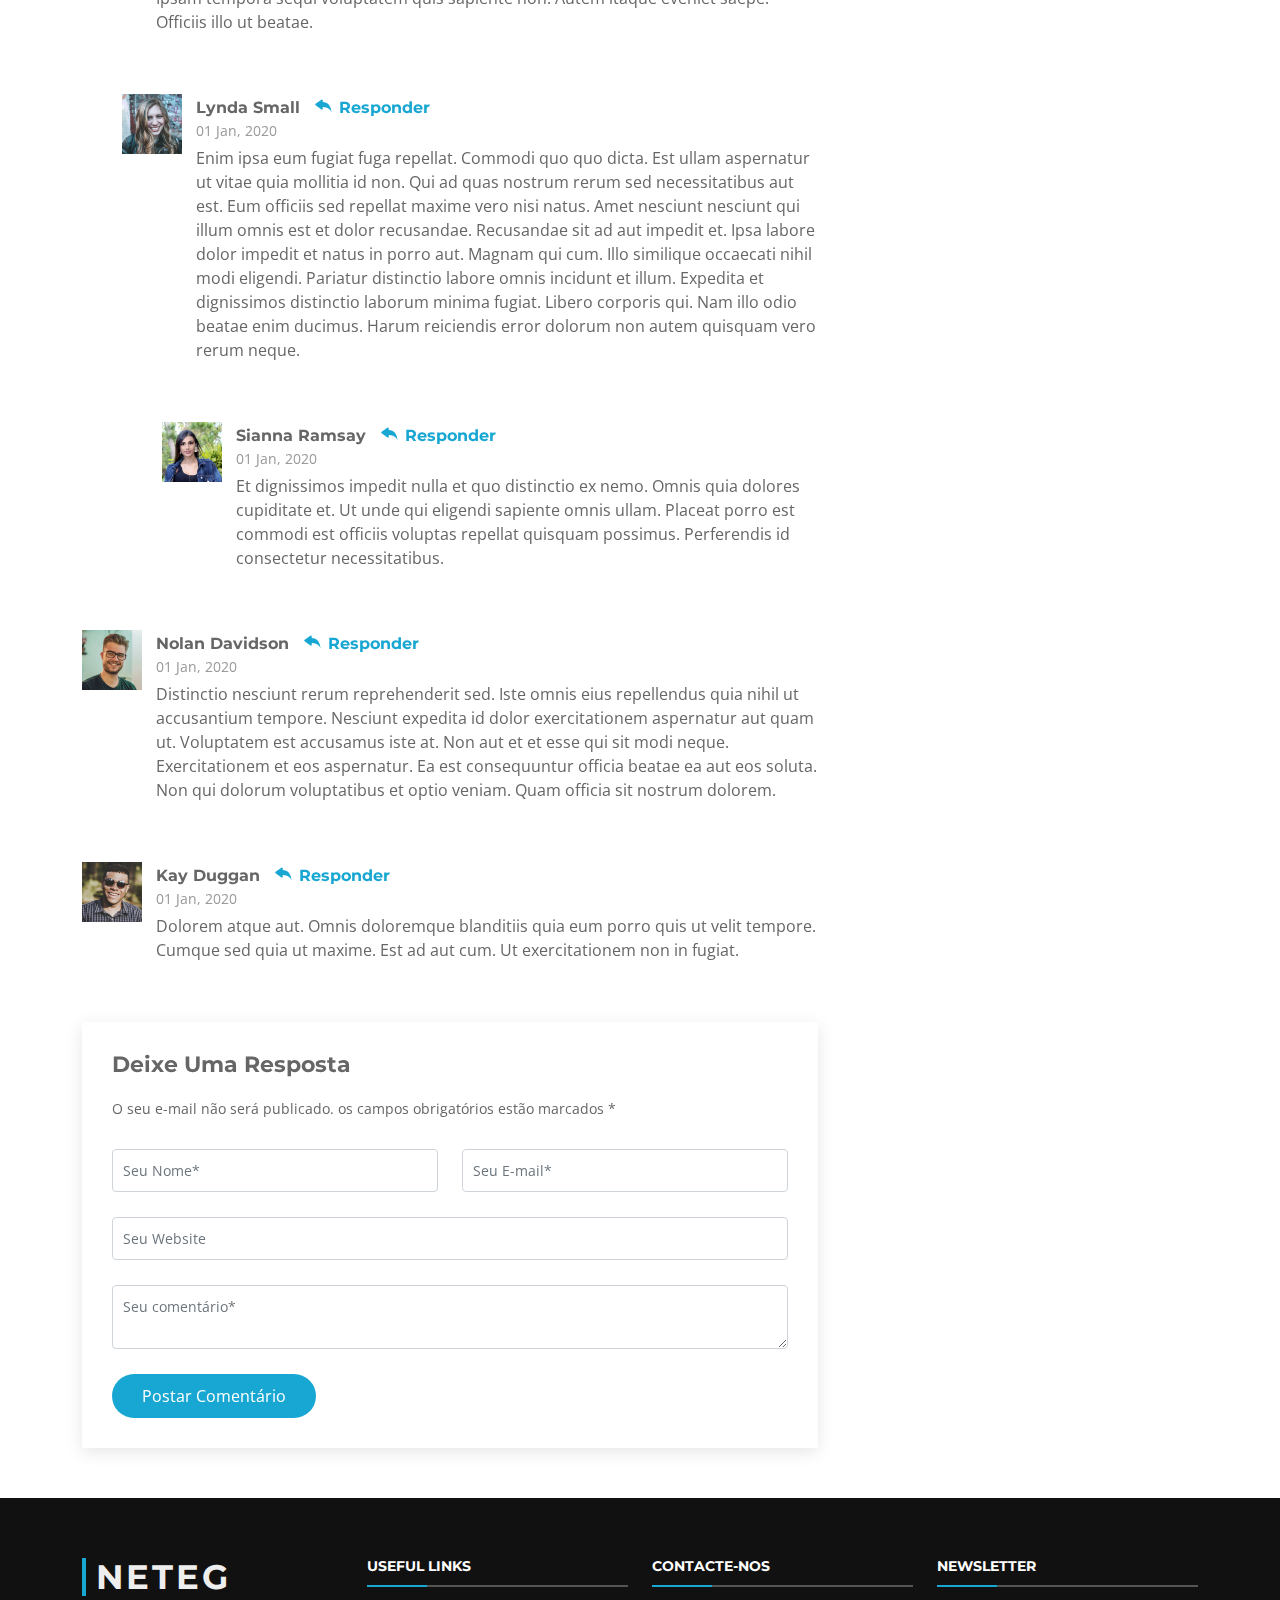
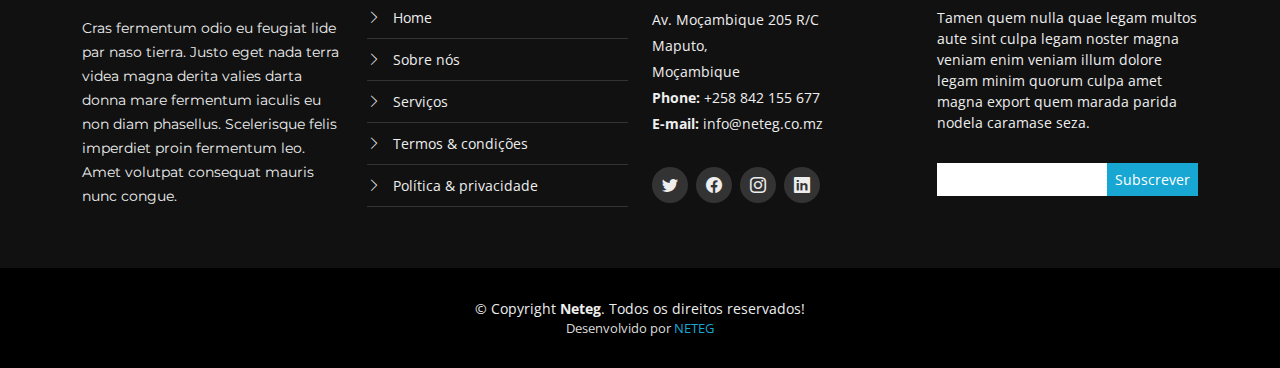
<file: blog-single.html>
<!DOCTYPE html>
<html lang="pt-pt">

<head>
  <meta charset="utf-8">
  <meta content="width=device-width, initial-scale=1.0" name="viewport">

  <title>NETEG Blog Single</title>
  <meta content="" name="description">
  <meta content="" name="keywords">

  <!-- Favicons -->
  <link href="assets/img/favicon.jpg" rel="icon">
  <link href="assets/img/favicon...jpg" rel="favicon...">

  <!-- Google Fonts -->
  <link href="https://fonts.googleapis.com/css?family=Open+Sans:300,300i,400,400i,700,700i|Montserrat:300,400,500,700" rel="stylesheet">

  <!-- Vendor CSS Files -->
  <link href="assets/vendor/animate.css/animate.min.css" rel="stylesheet">
  <link href="assets/vendor/aos/aos.css" rel="stylesheet">
  <link href="assets/vendor/bootstrap/css/bootstrap.min.css" rel="stylesheet">
  <link href="assets/vendor/bootstrap-icons/bootstrap-icons.css" rel="stylesheet">
  <link href="assets/vendor/glightbox/css/glightbox.min.css" rel="stylesheet">
  <link href="assets/vendor/swiper/swiper-bundle.min.css" rel="stylesheet">

  <!-- Template Main CSS File -->
  <link href="assets/css/style.css" rel="stylesheet">

  
</head>

<body>

  <!-- ======= Header ======= -->
  <header id="header" class="fixed-top d-flex align-items-center ">
    <div class="container-fluid">

      <div class="row justify-content-center align-items-center">
        <div class="col-xl-11 d-flex align-items-center justify-content-between">
          <h1 class="logo"><a href="index.html">NETEG</a></h1>
          <!-- Uncomment below if you prefer to use an image logo -->
          <!-- <a href="index.html" class="logo"><img src="assets/img/logo.png" alt="" class="img-fluid"></a>-->

          <nav id="navbar" class="navbar">
            <ul>
              <li><a class="nav-link scrollto " href="index.html">Fechar</a></li>
             <!------  <li><a class="nav-link scrollto" href="#about">Sobre nós</a></li>
              <li><a class="nav-link scrollto" href="#services">Serviços</a></li>
              <li><a class="nav-link scrollto " href="#portfolio">Portfólio</a></li>
              <li><a class="nav-link scrollto" href="#team">Team</a></li>
             
             <li><a class="nav-link  active" href="blog.html">Blog</a></li>
              <li class="dropdown"><a href="#"><span>Drop Down</span> <i class="bi bi-chevron-down"></i></a>
                <ul>
                  <li><a href="#">Drop Down 1</a></li>
                  <li class="dropdown"><a href="#"><span>Deep Drop Down</span> <i class="bi bi-chevron-right"></i></a>
                    <ul>
                      <li><a href="#">Deep Drop Down 1</a></li>
                      <li><a href="#">Deep Drop Down 2</a></li>
                      <li><a href="#">Deep Drop Down 3</a></li>
                      <li><a href="#">Deep Drop Down 4</a></li>
                      <li><a href="#">Deep Drop Down 5</a></li>
                    </ul>
                  </li>
                  <li><a href="#">Drop Down 2</a></li>
                  <li><a href="#">Drop Down 3</a></li>
                  <li><a href="#">Drop Down 4</a></li>
                </ul>
              
              </li>
              <li><a class="nav-link scrollto" href="#contact">Contacto</a></li>
           ------>  </ul>
            <i class="bi bi-list mobile-nav-toggle"></i>
          </nav><!-- .navbar -->
        </div>
      </div>

    </div>
  </header><!-- End Header -->

  <main id="main">

    <!-- ======= Breadcrumbs ======= -->
    <section id="breadcrumbs" class="breadcrumbs">
      <div class="container">

        <ol>
          <li><a href="index.html">Home</a></li>
          <li><a href="blog.html">Blog</a></li>
        </ol>
        <h2>Blog Single</h2>

      </div>
    </section><!-- End Breadcrumbs -->

    <!-- ======= Blog Single Section ======= -->
    <section id="blog" class="blog">
      <div class="container" data-aos="fade-up">

        <div class="row">

          <div class="col-lg-8 entries">

            <article class="entry entry-single">

              <div class="entry-img">
                <img src="assets/img/blog/blog-1.jpg" alt="" class="img-fluid">
              </div>

              <h2 class="entry-title">
                <a href="blog-single.html">Dolorum optio tempore voluptas dignissimos cumque fuga qui quibusdam quia</a>
              </h2>

              <div class="entry-meta">
                <ul>
                  <li class="d-flex align-items-center"><i class="bi bi-person"></i> <a href="blog-single.html">John Doe</a></li>
                  <li class="d-flex align-items-center"><i class="bi bi-clock"></i> <a href="blog-single.html"><time datetime="2020-01-01">Jan 1, 2020</time></a></li>
                  <li class="d-flex align-items-center"><i class="bi bi-chat-dots"></i> <a href="blog-single.html">12 Comentários</a></li>
                </ul>
              </div>

              <div class="entry-content">
                <p>
                  Similique neque nam consequuntur ad non maxime aliquam quas. Quibusdam animi praesentium. Aliquam et laboriosam eius aut nostrum quidem aliquid dicta.
                  Et eveniet enim. Qui velit est ea dolorem doloremque deleniti aperiam unde soluta. Est cum et quod quos aut ut et sit sunt. Voluptate porro consequatur assumenda perferendis dolore.
                </p>

                <p>
                  Sit repellat hic cupiditate hic ut nemo. Quis nihil sunt non reiciendis. Sequi in accusamus harum vel aspernatur. Excepturi numquam nihil cumque odio. Et voluptate cupiditate.
                </p>

                <blockquote>
                  <p>
                    Et vero doloremque tempore voluptatem ratione vel aut. Deleniti sunt animi aut. Aut eos aliquam doloribus minus autem quos.
                  </p>
                </blockquote>

                <p>
                  Sed quo laboriosam qui architecto. Occaecati repellendus omnis dicta inventore tempore provident voluptas mollitia aliquid. Id repellendus quia. Asperiores nihil magni dicta est suscipit perspiciatis. Voluptate ex rerum assumenda dolores nihil quaerat.
                  Dolor porro tempora et quibusdam voluptas. Beatae aut at ad qui tempore corrupti velit quisquam rerum. Omnis dolorum exercitationem harum qui qui blanditiis neque.
                  Iusto autem itaque. Repudiandae hic quae aspernatur ea neque qui. Architecto voluptatem magni. Vel magnam quod et tempora deleniti error rerum nihil tempora.
                </p>

                <h3>Et quae iure vel ut odit alias.</h3>
                <p>
                  Officiis animi maxime nulla quo et harum eum quis a. Sit hic in qui quos fugit ut rerum atque. Optio provident dolores atque voluptatem rem excepturi molestiae qui. Voluptatem laborum omnis ullam quibusdam perspiciatis nulla nostrum. Voluptatum est libero eum nesciunt aliquid qui.
                  Quia et suscipit non sequi. Maxime sed odit. Beatae nesciunt nesciunt accusamus quia aut ratione aspernatur dolor. Sint harum eveniet dicta exercitationem minima. Exercitationem omnis asperiores natus aperiam dolor consequatur id ex sed. Quibusdam rerum dolores sint consequatur quidem ea.
                  Beatae minima sunt libero soluta sapiente in rem assumenda. Et qui odit voluptatem. Cum quibusdam voluptatem voluptatem accusamus mollitia aut atque aut.
                </p>
                <img src="assets/img/blog/blog-inside-post.jpg" class="img-fluid" alt="">

                <h3>Ut repellat blanditiis est dolore sunt dolorum quae.</h3>
                <p>
                  Rerum ea est assumenda pariatur quasi et quam. Facilis nam porro amet nostrum. In assumenda quia quae a id praesentium. Quos deleniti libero sed occaecati aut porro autem. Consectetur sed excepturi sint non placeat quia repellat incidunt labore. Autem facilis hic dolorum dolores vel.
                  Consectetur quasi id et optio praesentium aut asperiores eaque aut. Explicabo omnis quibusdam esse. Ex libero illum iusto totam et ut aut blanditiis. Veritatis numquam ut illum ut a quam vitae.
                </p>
                <p>
                  Alias quia non aliquid. Eos et ea velit. Voluptatem maxime enim omnis ipsa voluptas incidunt. Nulla sit eaque mollitia nisi asperiores est veniam.
                </p>

              </div>

              <div class="entry-footer">
                <i class="bi bi-folder"></i>
                <ul class="cats">
                  <li><a href="#">Corporativo</a></li>
                </ul>

                <i class="bi bi-tags"></i>
                <ul class="tags">
                  <li><a href="#">Creatividade</a></li>
                  <li><a href="#">Tips</a></li>
                  <li><a href="#">Marketing</a></li>
                </ul>
              </div>

            </article><!-- End blog entry -->

            <div class="blog-author d-flex align-items-center">
              <img src="assets/img/blog/blog-author.jpg" class="rounded-circle float-left" alt="">
              <div>
                <h4>Jane Smith</h4>
                <div class="social-links">
                  <a href="https://twitters.com/#"><i class="bi bi-twitter"></i></a>
                  <a href="https://facebook.com/#"><i class="bi bi-facebook"></i></a>
                  <a href="https://instagram.com/#"><i class="biu bi-instagram"></i></a>
                </div>
                <p>
                  Itaque quidem optio quia voluptatibus dolorem dolor. Modi eum sed possimus accusantium. Quas repellat voluptatem officia numquam sint aspernatur voluptas. Esse et accusantium ut unde voluptas.
                </p>
              </div>
            </div><!-- End blog author bio -->

            <div class="blog-comments">

              <h4 class="comments-count">8 Comentários</h4>

              <div id="comment-1" class="comment">
                <div class="d-flex">
                  <div class="comment-img"><img src="assets/img/blog/comments-1.jpg" alt=""></div>
                  <div>
                    <h5><a href="">Georgia Reader</a> <a href="#" class="reply"><i class="bi bi-reply-fill"></i> Responder</a></h5>
                    <time datetime="2020-01-01">01 Jan, 2020</time>
                    <p>
                      Et rerum totam nisi. Molestiae vel quam dolorum vel voluptatem et et. Est ad aut sapiente quis molestiae est qui cum soluta.
                      Vero aut rerum vel. Rerum quos laboriosam placeat ex qui. Sint qui facilis et.
                    </p>
                  </div>
                </div>
              </div><!-- End comment #1 -->

              <div id="comment-2" class="comment">
                <div class="d-flex">
                  <div class="comment-img"><img src="assets/img/blog/comments-2.jpg" alt=""></div>
                  <div>
                    <h5><a href="">Aron Alvarado</a> <a href="#" class="reply"><i class="bi bi-reply-fill"></i> Responder</a></h5>
                    <time datetime="2020-01-01">01 Jan, 2020</time>
                    <p>
                      Ipsam tempora sequi voluptatem quis sapiente non. Autem itaque eveniet saepe. Officiis illo ut beatae.
                    </p>
                  </div>
                </div>

                <div id="comment-reply-1" class="comment comment-reply">
                  <div class="d-flex">
                    <div class="comment-img"><img src="assets/img/blog/comments-3.jpg" alt=""></div>
                    <div>
                      <h5><a href="">Lynda Small</a> <a href="#" class="reply"><i class="bi bi-reply-fill"></i> Responder</a></h5>
                      <time datetime="2020-01-01">01 Jan, 2020</time>
                      <p>
                        Enim ipsa eum fugiat fuga repellat. Commodi quo quo dicta. Est ullam aspernatur ut vitae quia mollitia id non. Qui ad quas nostrum rerum sed necessitatibus aut est. Eum officiis sed repellat maxime vero nisi natus. Amet nesciunt nesciunt qui illum omnis est et dolor recusandae.

                        Recusandae sit ad aut impedit et. Ipsa labore dolor impedit et natus in porro aut. Magnam qui cum. Illo similique occaecati nihil modi eligendi. Pariatur distinctio labore omnis incidunt et illum. Expedita et dignissimos distinctio laborum minima fugiat.

                        Libero corporis qui. Nam illo odio beatae enim ducimus. Harum reiciendis error dolorum non autem quisquam vero rerum neque.
                      </p>
                    </div>
                  </div>

                  <div id="comment-reply-2" class="comment comment-reply">
                    <div class="d-flex">
                      <div class="comment-img"><img src="assets/img/blog/comments-4.jpg" alt=""></div>
                      <div>
                        <h5><a href="">Sianna Ramsay</a> <a href="#" class="reply"><i class="bi bi-reply-fill"></i> Responder</a></h5>
                        <time datetime="2020-01-01">01 Jan, 2020</time>
                        <p>
                          Et dignissimos impedit nulla et quo distinctio ex nemo. Omnis quia dolores cupiditate et. Ut unde qui eligendi sapiente omnis ullam. Placeat porro est commodi est officiis voluptas repellat quisquam possimus. Perferendis id consectetur necessitatibus.
                        </p>
                      </div>
                    </div>

                  </div><!-- End comment reply #2-->

                </div><!-- End comment reply #1-->

              </div><!-- End comment #2-->

              <div id="comment-3" class="comment">
                <div class="d-flex">
                  <div class="comment-img"><img src="assets/img/blog/comments-5.jpg" alt=""></div>
                  <div>
                    <h5><a href="">Nolan Davidson</a> <a href="#" class="reply"><i class="bi bi-reply-fill"></i> Responder</a></h5>
                    <time datetime="2020-01-01">01 Jan, 2020</time>
                    <p>
                      Distinctio nesciunt rerum reprehenderit sed. Iste omnis eius repellendus quia nihil ut accusantium tempore. Nesciunt expedita id dolor exercitationem aspernatur aut quam ut. Voluptatem est accusamus iste at.
                      Non aut et et esse qui sit modi neque. Exercitationem et eos aspernatur. Ea est consequuntur officia beatae ea aut eos soluta. Non qui dolorum voluptatibus et optio veniam. Quam officia sit nostrum dolorem.
                    </p>
                  </div>
                </div>

              </div><!-- End comment #3 -->

              <div id="comment-4" class="comment">
                <div class="d-flex">
                  <div class="comment-img"><img src="assets/img/blog/comments-6.jpg" alt=""></div>
                  <div>
                    <h5><a href="">Kay Duggan</a> <a href="#" class="reply"><i class="bi bi-reply-fill"></i> Responder</a></h5>
                    <time datetime="2020-01-01">01 Jan, 2020</time>
                    <p>
                      Dolorem atque aut. Omnis doloremque blanditiis quia eum porro quis ut velit tempore. Cumque sed quia ut maxime. Est ad aut cum. Ut exercitationem non in fugiat.
                    </p>
                  </div>
                </div>

              </div><!-- End comment #4 -->

              <div class="reply-form">
                <h4>Deixe Uma Resposta</h4>
                <p>O seu e-mail não será publicado. os campos obrigatórios estão marcados * </p>
                <form action="">
                  <div class="row">
                    <div class="col-md-6 form-group">
                      <input name="name" type="text" class="form-control" placeholder="Seu Nome*">
                    </div>
                    <div class="col-md-6 form-group">
                      <input name="email" type="text" class="form-control" placeholder="Seu E-mail*">
                    </div>
                  </div>
                  <div class="row">
                    <div class="col form-group">
                      <input name="website" type="text" class="form-control" placeholder="Seu Website">
                    </div>
                  </div>
                  <div class="row">
                    <div class="col form-group">
                      <textarea name="comment" class="form-control" placeholder="Seu comentário*"></textarea>
                    </div>
                  </div>
                  <button type="submit" class="btn btn-primary">Postar Comentário</button>

                </form>

              </div>

            </div><!-- End blog comments -->

          </div><!-- End blog entries list -->

          <div class="col-lg-4">

            <div class="sidebar">

              <h3 class="sidebar-title">Pesquisar</h3>
              <div class="sidebar-item search-form">
                <form action="">
                  <input type="text" class="form-control">
                  <button type="submit"><i class="bi bi-search"></i></button>
                </form>
              </div><!-- End sidebar search formn-->

              <h3 class="sidebar-title">Categorias</h3>
              <div class="sidebar-item categories">
                <ul>
                  <li><a href="#">Tecnologias <span>(25)</span></a></li>
                  <li><a href="#">Lifestyle <span>(12)</span></a></li>
                  <li><a href="#">Geral <span>(5)</span></a></li>
                  <li><a href="#">Design <span>(22)</span></a></li>
                  <li><a href="#">Creatidade <span>(8)</span></a></li>
                  <li><a href="#">Educação <span>(14)</span></a></li>
                </ul>
              </div><!-- End sidebar categories-->

              <h3 class="sidebar-title">Postes Recentes</h3>
              <div class="sidebar-item recent-posts">
                <div class="post-item clearfix">
                  <img src="assets/img/blog/blog-recent-1.jpg" alt="">
                  <h4><a href="blog-single.html">Nihil blanditiis at in nihil autem</a></h4>
                  <time datetime="2020-01-01">Jan 1, 2020</time>
                </div>

                <div class="post-item clearfix">
                  <img src="assets/img/blog/blog-recent-2.jpg" alt="">
                  <h4><a href="blog-single.html">Quidem autem et impedit</a></h4>
                  <time datetime="2020-01-01">Jan 1, 2020</time>
                </div>

                <div class="post-item clearfix">
                  <img src="assets/img/blog/blog-recent-3.jpg" alt="">
                  <h4><a href="blog-single.html">Id quia et et ut maxime similique occaecati ut</a></h4>
                  <time datetime="2020-01-01">Jan 1, 2020</time>
                </div>

                <div class="post-item clearfix">
                  <img src="assets/img/blog/blog-recent-4.jpg" alt="">
                  <h4><a href="blog-single.html">Laborum corporis quo dara net para</a></h4>
                  <time datetime="2020-01-01">Jan 1, 2020</time>
                </div>

                <div class="post-item clearfix">
                  <img src="assets/img/blog/blog-recent-5.jpg" alt="">
                  <h4><a href="blog-single.html">Et dolores corrupti quae illo quod dolor</a></h4>
                  <time datetime="2020-01-01">Jan 1, 2020</time>
                </div>

              </div><!-- End sidebar recent posts-->

              <h3 class="sidebar-title">Tags</h3>
              <div class="sidebar-item tags">
                <ul>
                  <li><a href="#">App</a></li>
                  <li><a href="#">IT</a></li>
                  <li><a href="#">Corporativo</a></li>
                  <li><a href="#">Mac</a></li>
                  <li><a href="#">Design</a></li>
                  <li><a href="#">Office</a></li>
                  <li><a href="#">Creatividade</a></li>
                  <li><a href="#">Studio</a></li>
                  <li><a href="#">Smart</a></li>
                  <li><a href="#">Tips</a></li>
                  <li><a href="#">Marketing</a></li>
                </ul>
              </div><!-- End sidebar tags-->

            </div><!-- End sidebar -->

          </div><!-- End blog sidebar -->

        </div>

      </div>
    </section><!-- End Blog Single Section -->

  </main><!-- End #main -->

  <!-- ======= Footer ======= -->
  <footer id="footer">
    <div class="footer-top">
      <div class="container">
        <div class="row">

          <div class="col-lg-3 col-md-6 footer-info">
            <h3>NETEG</h3>
            <p>Cras fermentum odio eu feugiat lide par naso tierra. Justo eget nada terra videa magna derita valies darta donna mare fermentum iaculis eu non diam phasellus. Scelerisque felis imperdiet proin fermentum leo. Amet volutpat consequat mauris nunc congue.</p>
          </div>

          <div class="col-lg-3 col-md-6 footer-links">
            <h4>Useful Links</h4>
            <ul>
              <li><i class="bi bi-chevron-right"></i> <a href="#hero">Home</a></li>
              <li><i class="bi bi-chevron-right"></i> <a href="#about">Sobre nós</a></li>
              <li><i class="bi bi-chevron-right"></i> <a href="#service">Serviços</a></li>
              <li><i class="bi bi-chevron-right"></i> <a href="#">Termos & condições</a></li>
              <li><i class="bi bi-chevron-right"></i> <a href="#">Política & privacidade</a></li>
            </ul>
          </div>

          <div class="col-lg-3 col-md-6 footer-contact">
            <h4>Contacte-nos</h4>
            <p>
              Av. Moçambique 205 R/C <br>
              Maputo, <br>
              Moçambique <br>
              <strong>Phone:</strong> +258 842 155 677<br>
              <strong>E-mail:</strong> info@neteg.co.mz<br>
            </p>

            <div class="social-links">
              <a href="#" class="twitter"><i class="bi bi-twitter"></i></a>
              <a href="#" class="facebook"><i class="bi bi-facebook"></i></a>
              <a href="#" class="instagram"><i class="bi bi-instagram"></i></a>
              <a href="#" class="linkedin"><i class="bi bi-linkedin"></i></a>
            </div>

          </div>

          <div class="col-lg-3 col-md-6 footer-newsletter">
            <h4>Newsletter</h4>
            <p>Tamen quem nulla quae legam multos aute sint culpa legam noster magna veniam enim veniam illum dolore legam minim quorum culpa amet magna export quem marada parida nodela caramase seza.</p>
            <form action="" method="post">
              <input type="email" name="email"><input type="submit" value="Subscrever">
            </form>
          </div>

        </div>
      </div>
    </div>

    <div class="container">
      <div class="copyright">
        &copy; Copyright <strong>Neteg</strong>. Todos os direitos reservados!
      </div>
      <div class="credits">
   
        Desenvolvido por <a href="https://neteg.co.mz/">NETEG</a>
      </div>
    </div>
  </footer><!-- End Footer -->

  <a href="#" class="back-to-top d-flex align-items-center justify-content-center"><i class="bi bi-arrow-up-short"></i></a>
  <!-- Uncomment below i you want to use a preloader -->
  <!-- <div id="preloader"></div> -->

  <!-- Vendor JS Files -->
  <script src="assets/vendor/purecounter/purecounter_vanilla.js"></script>
  <script src="assets/vendor/aos/aos.js"></script>
  <script src="assets/vendor/bootstrap/js/bootstrap.bundle.min.js"></script>
  <script src="assets/vendor/glightbox/js/glightbox.min.js"></script>
  <script src="assets/vendor/isotope-layout/isotope.pkgd.min.js"></script>
  <script src="assets/vendor/swiper/swiper-bundle.min.js"></script>
  <script src="assets/vendor/waypoints/noframework.waypoints.js"></script>
  <script src="assets/vendor/php-email-form/validate.js"></script>

  <!-- Template Main JS File -->
  <script src="assets/js/main.js"></script>

</body>

</html>
</file>
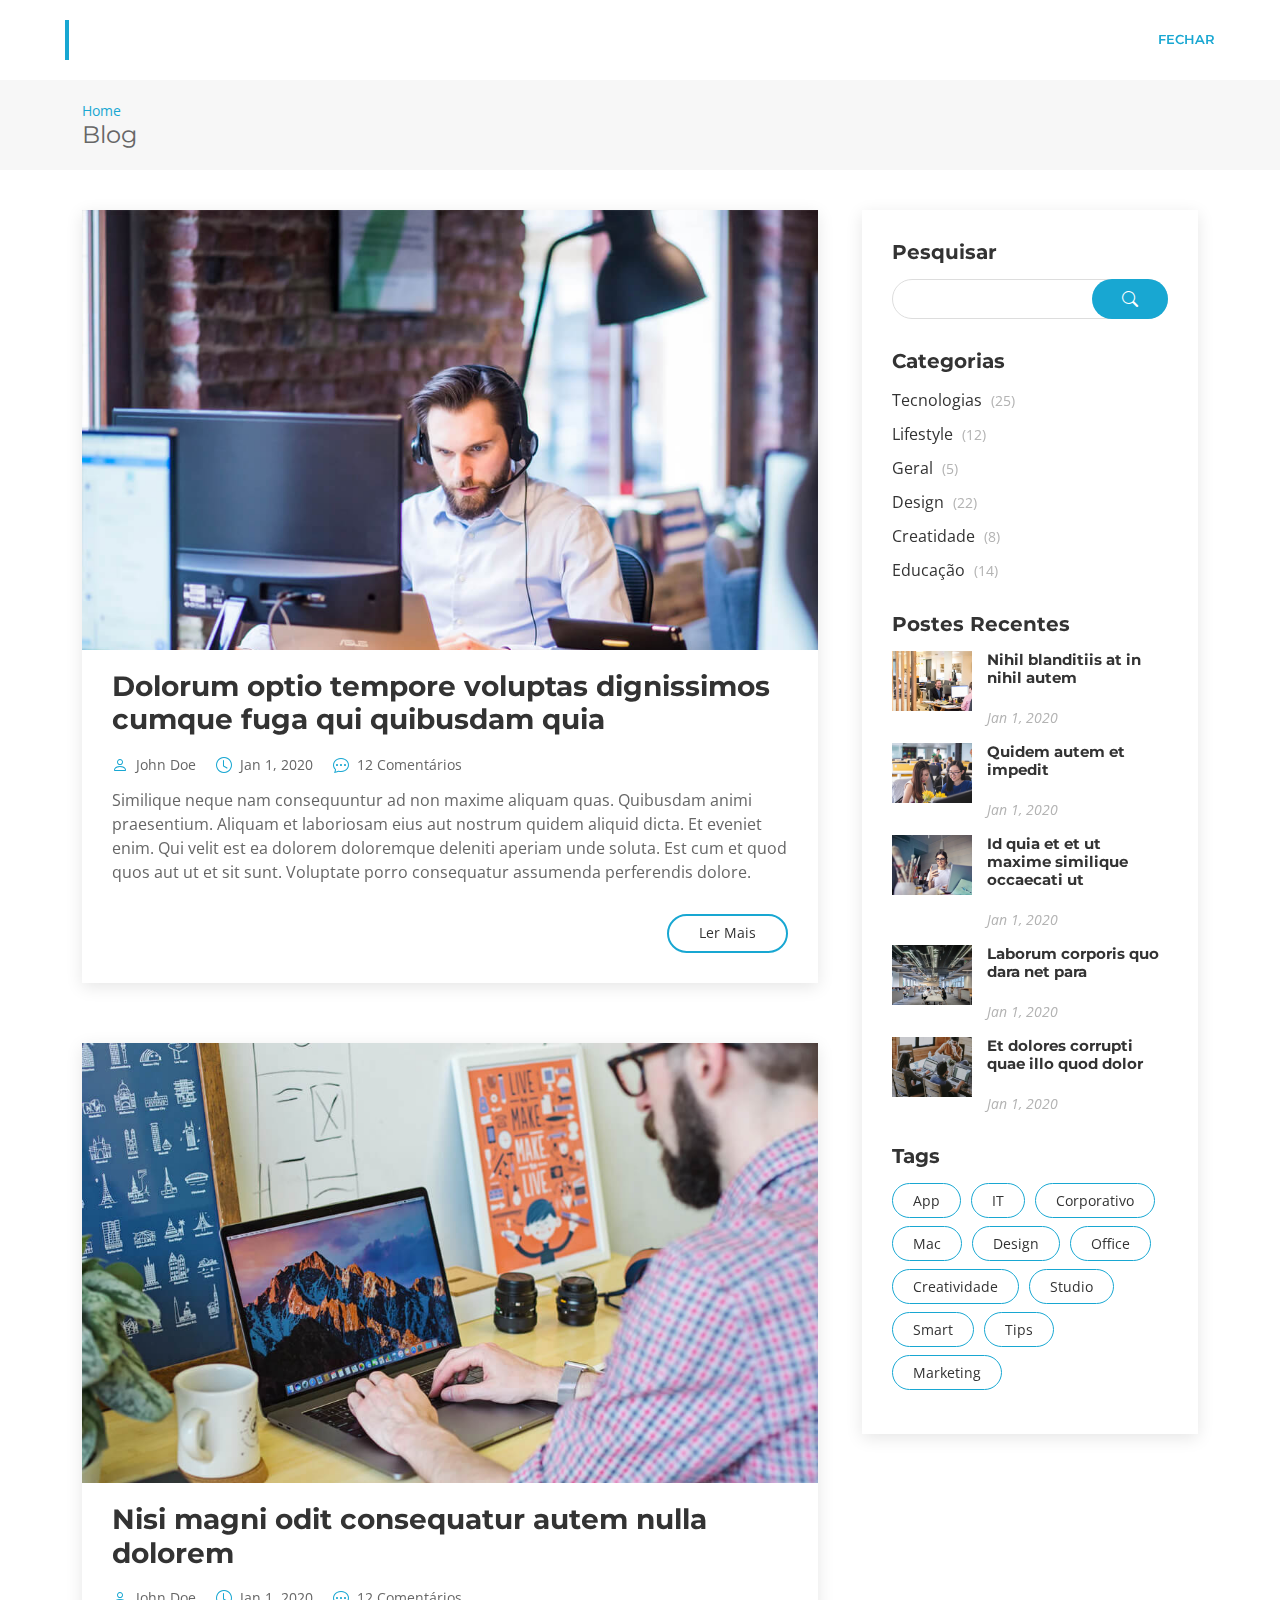
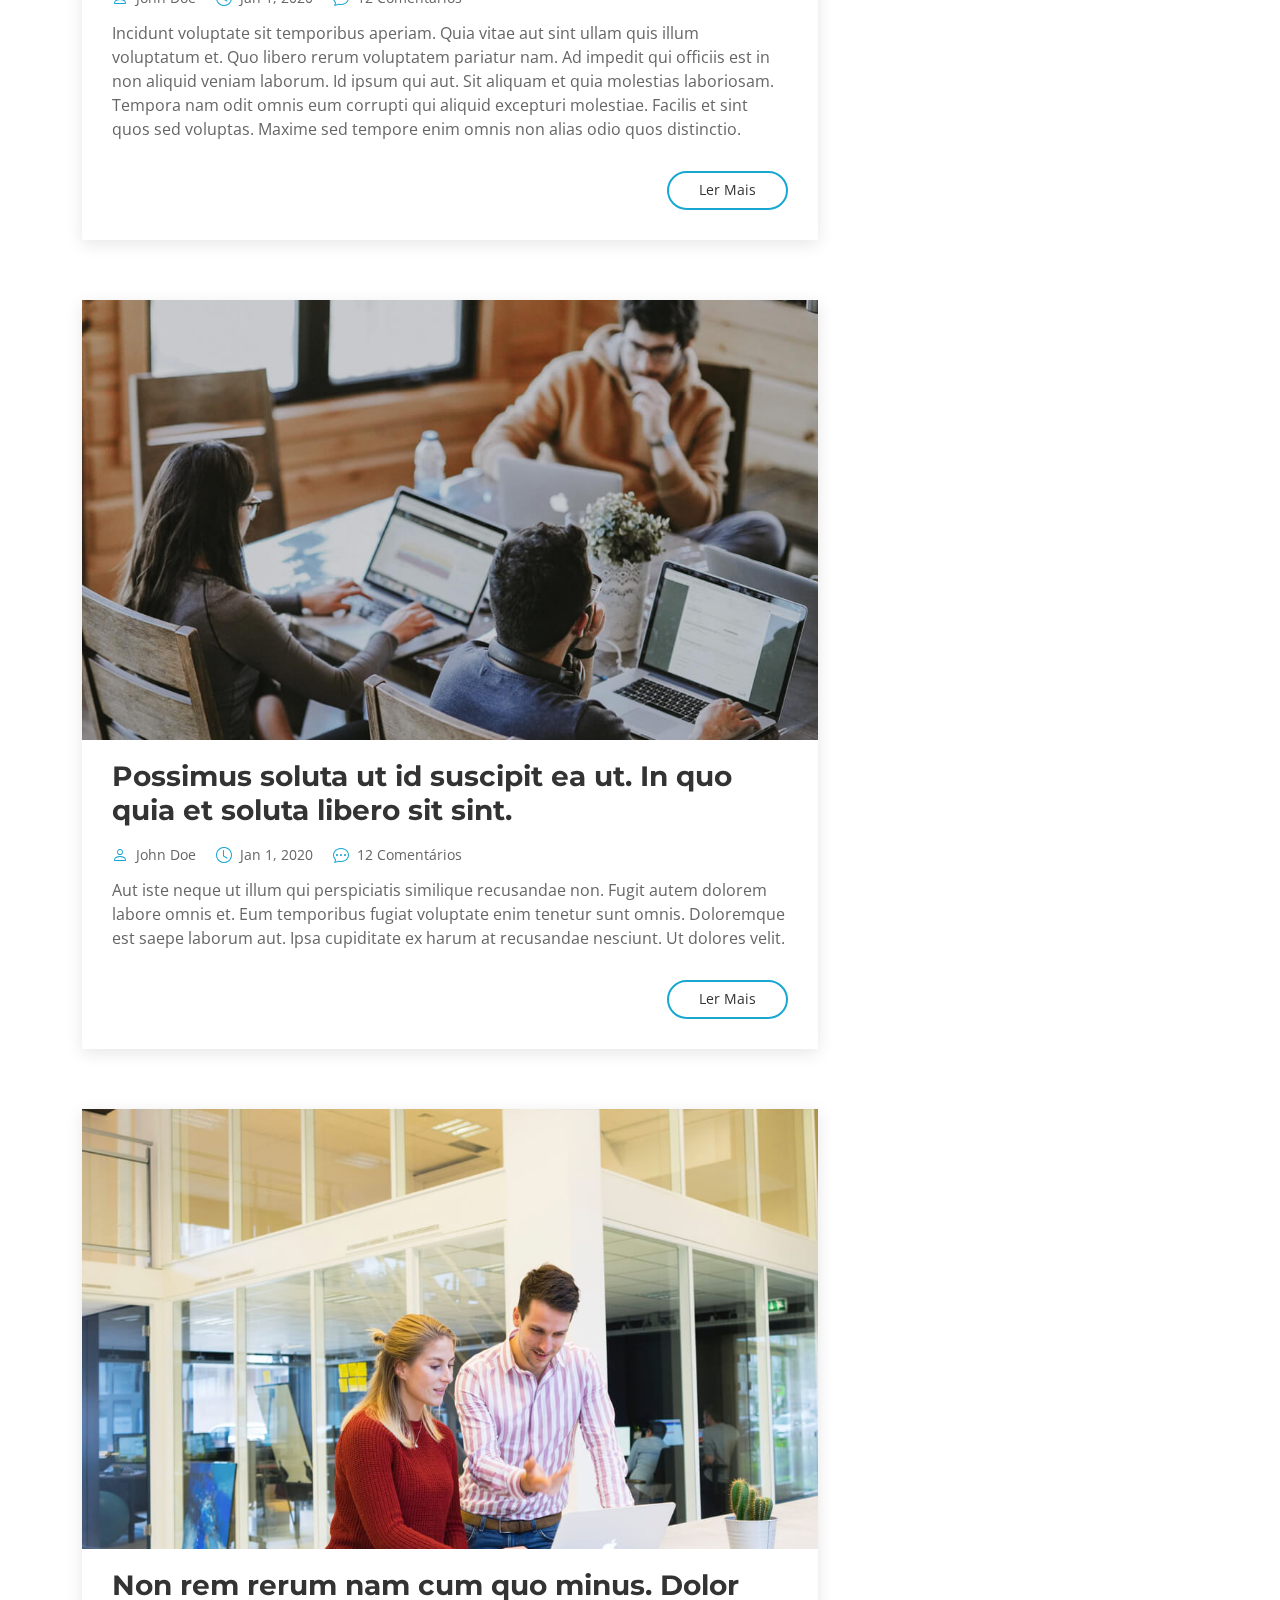
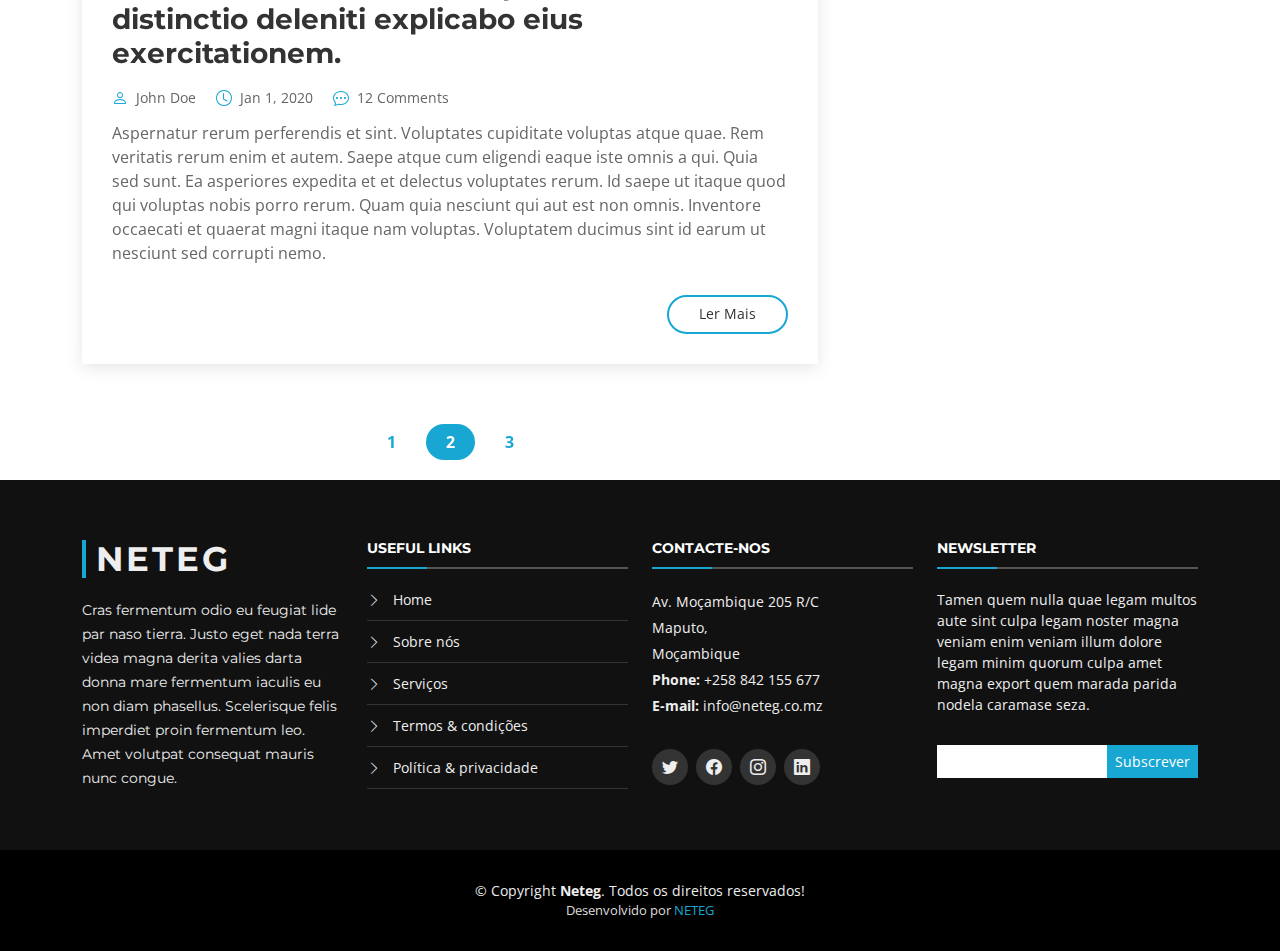
<file: blog.html>
<!DOCTYPE html>
<html lang="pt-pt">

<head>
  <meta charset="utf-8">
  <meta content="width=device-width, initial-scale=1.0" name="viewport">

  <title>NETEG Blog</title>
  <meta content="" name="description">
  <meta content="" name="keywords">

  <!-- Favicons -->
  <link href="assets/img/favicon.jpg" rel="icon">
  <link href="assets/img/favicon...jpg" rel="favicon...">

  <!-- Google Fonts -->
  <link href="https://fonts.googleapis.com/css?family=Open+Sans:300,300i,400,400i,700,700i|Montserrat:300,400,500,700" rel="stylesheet">

  <!-- Vendor CSS Files -->
  <link href="assets/vendor/animate.css/animate.min.css" rel="stylesheet">
  <link href="assets/vendor/aos/aos.css" rel="stylesheet">
  <link href="assets/vendor/bootstrap/css/bootstrap.min.css" rel="stylesheet">
  <link href="assets/vendor/bootstrap-icons/bootstrap-icons.css" rel="stylesheet">
  <link href="assets/vendor/glightbox/css/glightbox.min.css" rel="stylesheet">
  <link href="assets/vendor/swiper/swiper-bundle.min.css" rel="stylesheet">

  <!-- Template Main CSS File -->
  <link href="assets/css/style.css" rel="stylesheet">

 
</head>

<body>

  <!-- ======= Header ======= -->
  <header id="header" class="fixed-top d-flex align-items-center header-transparent">
    <div class="container-fluid">

      <div class="row justify-content-center align-items-center">
        <div class="col-xl-11 d-flex align-items-center justify-content-between">
          <h1 class="logo"><a href="index.html">NETEG</a></h1>
          <!-- Uncomment below if you prefer to use an image logo -->
          <!-- <a href="index.html" class="logo"><img src="assets/img/logo.png" alt="" class="img-fluid"></a>-->

          <nav id="navbar" class="navbar">
            <ul>
              <li><a class="nav-link scrollto active" href="index.html">Fechar</a></li>
          <!----  <li><a class="nav-link scrollto" href="#about">Sobre nós</a></li>
              <li><a class="nav-link scrollto" href="#services">Serviços</a></li>
              <li><a class="nav-link scrollto " href="#portfolio">Portfólio</a></li>
              <li><a class="nav-link scrollto" href="#team">Team</a></li>
             
                <li><a class="nav-link  " href="blog.html">Blog</a></li>
                <li class="dropdown"><a href="#"><span>Drop Down</span> <i class="bi bi-chevron-down"></i></a>
                  <ul>
                  <li><a href="#">Drop Down 1</a></li>
                  <li class="dropdown"><a href="#"><span>Deep Drop Down</span> <i class="bi bi-chevron-right"></i></a>
                    <ul>
                      <li><a href="#">Deep Drop Down 1</a></li>
                      <li><a href="#">Deep Drop Down 2</a></li>
                      <li><a href="#">Deep Drop Down 3</a></li>
                      <li><a href="#">Deep Drop Down 4</a></li>
                      <li><a href="#">Deep Drop Down 5</a></li>
                    </ul>
                  </li>
                  <li><a href="#">Drop Down 2</a></li>
                  <li><a href="#">Drop Down 3</a></li>
                  <li><a href="#">Drop Down 4</a></li>
                </ul>
                
              </li>
              <li><a class="nav-link scrollto" href="#contact">Contacto</a></li>
             ------></ul>
           
            <i class="bi bi-list mobile-nav-toggle"></i>
          </nav><!-- .navbar -->
        </div>
      </div>

    </div>
  </header><!-- End Header -->

  <main id="main">

    <!-- ======= Breadcrumbs ======= -->
    <section id="breadcrumbs" class="breadcrumbs">
      <div class="container">

        <ol>
          <li><a href="index.html">Home</a></li>
        </ol>
        <h2>Blog</h2>

      </div>
    </section><!-- End Breadcrumbs -->

    <!-- ======= Blog Section ======= -->
    <section id="blog" class="blog">
      <div class="container" data-aos="fade-up">

        <div class="row">

          <div class="col-lg-8 entries">

            <article class="entry">

              <div class="entry-img">
                <img src="assets/img/blog/blog-1.jpg" alt="" class="img-fluid">
              </div>

              <h2 class="entry-title">
                <a href="blog-single.html">Dolorum optio tempore voluptas dignissimos cumque fuga qui quibusdam quia</a>
              </h2>

              <div class="entry-meta">
                <ul>
                  <li class="d-flex align-items-center"><i class="bi bi-person"></i> <a href="blog-single.html">John Doe</a></li>
                  <li class="d-flex align-items-center"><i class="bi bi-clock"></i> <a href="blog-single.html"><time datetime="2020-01-01">Jan 1, 2020</time></a></li>
                  <li class="d-flex align-items-center"><i class="bi bi-chat-dots"></i> <a href="blog-single.html">12 Comentários</a></li>
                </ul>
              </div>

              <div class="entry-content">
                <p>
                  Similique neque nam consequuntur ad non maxime aliquam quas. Quibusdam animi praesentium. Aliquam et laboriosam eius aut nostrum quidem aliquid dicta.
                  Et eveniet enim. Qui velit est ea dolorem doloremque deleniti aperiam unde soluta. Est cum et quod quos aut ut et sit sunt. Voluptate porro consequatur assumenda perferendis dolore.
                </p>
                <div class="read-more">
                  <a href="blog-single.html">Ler Mais</a>
                </div>
              </div>

            </article><!-- End blog entry -->

            <article class="entry">

              <div class="entry-img">
                <img src="assets/img/blog/blog-2.jpg" alt="" class="img-fluid">
              </div>

              <h2 class="entry-title">
                <a href="blog-single.html">Nisi magni odit consequatur autem nulla dolorem</a>
              </h2>

              <div class="entry-meta">
                <ul>
                  <li class="d-flex align-items-center"><i class="bi bi-person"></i> <a href="blog-single.html">John Doe</a></li>
                  <li class="d-flex align-items-center"><i class="bi bi-clock"></i> <a href="blog-single.html"><time datetime="2020-01-01">Jan 1, 2020</time></a></li>
                  <li class="d-flex align-items-center"><i class="bi bi-chat-dots"></i> <a href="blog-single.html">12 Comentários</a></li>
                </ul>
              </div>

              <div class="entry-content">
                <p>
                  Incidunt voluptate sit temporibus aperiam. Quia vitae aut sint ullam quis illum voluptatum et. Quo libero rerum voluptatem pariatur nam.
                  Ad impedit qui officiis est in non aliquid veniam laborum. Id ipsum qui aut. Sit aliquam et quia molestias laboriosam. Tempora nam odit omnis eum corrupti qui aliquid excepturi molestiae. Facilis et sint quos sed voluptas. Maxime sed tempore enim omnis non alias odio quos distinctio.
                </p>
                <div class="read-more">
                  <a href="blog-single.html">Ler Mais</a>
                </div>
              </div>

            </article><!-- End blog entry -->

            <article class="entry">

              <div class="entry-img">
                <img src="assets/img/blog/blog-3.jpg" alt="" class="img-fluid">
              </div>

              <h2 class="entry-title">
                <a href="blog-single.html">Possimus soluta ut id suscipit ea ut. In quo quia et soluta libero sit sint.</a>
              </h2>

              <div class="entry-meta">
                <ul>
                  <li class="d-flex align-items-center"><i class="bi bi-person"></i> <a href="blog-single.html">John Doe</a></li>
                  <li class="d-flex align-items-center"><i class="bi bi-clock"></i> <a href="blog-single.html"><time datetime="2020-01-01">Jan 1, 2020</time></a></li>
                  <li class="d-flex align-items-center"><i class="bi bi-chat-dots"></i> <a href="blog-single.html">12 Comentários</a></li>
                </ul>
              </div>

              <div class="entry-content">
                <p>
                  Aut iste neque ut illum qui perspiciatis similique recusandae non. Fugit autem dolorem labore omnis et. Eum temporibus fugiat voluptate enim tenetur sunt omnis.
                  Doloremque est saepe laborum aut. Ipsa cupiditate ex harum at recusandae nesciunt. Ut dolores velit.
                </p>
                <div class="read-more">
                  <a href="blog-single.html">Ler Mais</a>
                </div>
              </div>

            </article><!-- End blog entry -->

            <article class="entry">

              <div class="entry-img">
                <img src="assets/img/blog/blog-4.jpg" alt="" class="img-fluid">
              </div>

              <h2 class="entry-title">
                <a href="blog-single.html">Non rem rerum nam cum quo minus. Dolor distinctio deleniti explicabo eius exercitationem.</a>
              </h2>

              <div class="entry-meta">
                <ul>
                  <li class="d-flex align-items-center"><i class="bi bi-person"></i> <a href="blog-single.html">John Doe</a></li>
                  <li class="d-flex align-items-center"><i class="bi bi-clock"></i> <a href="blog-single.html"><time datetime="2020-01-01">Jan 1, 2020</time></a></li>
                  <li class="d-flex align-items-center"><i class="bi bi-chat-dots"></i> <a href="blog-single.html">12 Comments</a></li>
                </ul>
              </div>

              <div class="entry-content">
                <p>
                  Aspernatur rerum perferendis et sint. Voluptates cupiditate voluptas atque quae. Rem veritatis rerum enim et autem. Saepe atque cum eligendi eaque iste omnis a qui.
                  Quia sed sunt. Ea asperiores expedita et et delectus voluptates rerum. Id saepe ut itaque quod qui voluptas nobis porro rerum. Quam quia nesciunt qui aut est non omnis. Inventore occaecati et quaerat magni itaque nam voluptas. Voluptatem ducimus sint id earum ut nesciunt sed corrupti nemo.
                </p>
                <div class="read-more">
                  <a href="blog-single.html">Ler Mais</a>
                </div>
              </div>

            </article><!-- End blog entry -->

            <div class="blog-pagination">
              <ul class="justify-content-center">
                <li><a href="#">1</a></li>
                <li class="active"><a href="#">2</a></li>
                <li><a href="#">3</a></li>
              </ul>
            </div>

          </div><!-- End blog entries list -->

          <div class="col-lg-4">

            <div class="sidebar">

              <h3 class="sidebar-title">Pesquisar</h3>
              <div class="sidebar-item search-form">
                <form action="">
                  <input type="text" class="form-control">
                  <button type="submit"><i class="bi bi-search"></i></button>
                </form>
              </div><!-- End sidebar search formn-->

              <h3 class="sidebar-title">Categorias</h3>
              <div class="sidebar-item categories">
                <ul>
                  <li><a href="#">Tecnologias <span>(25)</span></a></li>
                  <li><a href="#">Lifestyle <span>(12)</span></a></li>
                  <li><a href="#">Geral <span>(5)</span></a></li>
                  <li><a href="#">Design <span>(22)</span></a></li>
                  <li><a href="#">Creatidade <span>(8)</span></a></li>
                  <li><a href="#">Educação <span>(14)</span></a></li>
                </ul>
              </div><!-- End sidebar categories-->

              <h3 class="sidebar-title">Postes Recentes</h3>
              <div class="sidebar-item recent-posts">
                <div class="post-item clearfix">
                  <img src="assets/img/blog/blog-recent-1.jpg" alt="">
                  <h4><a href="blog-single.html">Nihil blanditiis at in nihil autem</a></h4>
                  <time datetime="2020-01-01">Jan 1, 2020</time>
                </div>

                <div class="post-item clearfix">
                  <img src="assets/img/blog/blog-recent-2.jpg" alt="">
                  <h4><a href="blog-single.html">Quidem autem et impedit</a></h4>
                  <time datetime="2020-01-01">Jan 1, 2020</time>
                </div>

                <div class="post-item clearfix">
                  <img src="assets/img/blog/blog-recent-3.jpg" alt="">
                  <h4><a href="blog-single.html">Id quia et et ut maxime similique occaecati ut</a></h4>
                  <time datetime="2020-01-01">Jan 1, 2020</time>
                </div>

                <div class="post-item clearfix">
                  <img src="assets/img/blog/blog-recent-4.jpg" alt="">
                  <h4><a href="blog-single.html">Laborum corporis quo dara net para</a></h4>
                  <time datetime="2020-01-01">Jan 1, 2020</time>
                </div>

                <div class="post-item clearfix">
                  <img src="assets/img/blog/blog-recent-5.jpg" alt="">
                  <h4><a href="blog-single.html">Et dolores corrupti quae illo quod dolor</a></h4>
                  <time datetime="2020-01-01">Jan 1, 2020</time>
                </div>

              </div><!-- End sidebar recent posts-->

              <h3 class="sidebar-title">Tags</h3>
              <div class="sidebar-item tags">
                <ul>
                  <li><a href="#">App</a></li>
                  <li><a href="#">IT</a></li>
                  <li><a href="#">Corporativo</a></li>
                  <li><a href="#">Mac</a></li>
                  <li><a href="#">Design</a></li>
                  <li><a href="#">Office</a></li>
                  <li><a href="#">Creatividade</a></li>
                  <li><a href="#">Studio</a></li>
                  <li><a href="#">Smart</a></li>
                  <li><a href="#">Tips</a></li>
                  <li><a href="#">Marketing</a></li>
                </ul>
              </div><!-- End sidebar tags-->

            </div><!-- End sidebar -->

          </div><!-- End blog sidebar -->

        </div>

      </div>
    </section><!-- End Blog Section -->

  </main><!-- End #main -->

  <!-- ======= Footer ======= -->
  <footer id="footer">
    <div class="footer-top">
      <div class="container">
        <div class="row">

          <div class="col-lg-3 col-md-6 footer-info">
            <h3>NETEG</h3>
            <p>Cras fermentum odio eu feugiat lide par naso tierra. Justo eget nada terra videa magna derita valies darta donna mare fermentum iaculis eu non diam phasellus. Scelerisque felis imperdiet proin fermentum leo. Amet volutpat consequat mauris nunc congue.</p>
          </div>

          <div class="col-lg-3 col-md-6 footer-links">
            <h4>Useful Links</h4>
            <ul>
              <li><i class="bi bi-chevron-right"></i> <a href="#hero">Home</a></li>
              <li><i class="bi bi-chevron-right"></i> <a href="#about">Sobre nós</a></li>
              <li><i class="bi bi-chevron-right"></i> <a href="#service">Serviços</a></li>
              <li><i class="bi bi-chevron-right"></i> <a href="#">Termos & condições</a></li>
              <li><i class="bi bi-chevron-right"></i> <a href="#">Política & privacidade</a></li>
            </ul>
          </div>

          <div class="col-lg-3 col-md-6 footer-contact">
            <h4>Contacte-nos</h4>
            <p>
              Av. Moçambique 205 R/C <br>
              Maputo, <br>
              Moçambique <br>
              <strong>Phone:</strong> +258 842 155 677<br>
              <strong>E-mail:</strong> info@neteg.co.mz<br>
            </p>

            <div class="social-links">
              <a href="#" class="twitter"><i class="bi bi-twitter"></i></a>
              <a href="#" class="facebook"><i class="bi bi-facebook"></i></a>
              <a href="#" class="instagram"><i class="bi bi-instagram"></i></a>
              <a href="#" class="linkedin"><i class="bi bi-linkedin"></i></a>
            </div>

          </div>

          <div class="col-lg-3 col-md-6 footer-newsletter">
            <h4>Newsletter</h4>
            <p>Tamen quem nulla quae legam multos aute sint culpa legam noster magna veniam enim veniam illum dolore legam minim quorum culpa amet magna export quem marada parida nodela caramase seza.</p>
            <form action="" method="post">
              <input type="email" name="email"><input type="submit" value="Subscrever">
            </form>
          </div>

        </div>
      </div>
    </div>

    <div class="container">
      <div class="copyright">
        &copy; Copyright <strong>Neteg</strong>. Todos os direitos reservados!
      </div>
      <div class="credits">
   
        Desenvolvido por <a href="https://neteg.co.mz/">NETEG</a>
      </div>
    </div>
  </footer><!-- End Footer -->

  <a href="#" class="back-to-top d-flex align-items-center justify-content-center"><i class="bi bi-arrow-up-short"></i></a>
  <!-- Uncomment below i you want to use a preloader -->
  <!-- <div id="preloader"></div> -->

  <!-- Vendor JS Files -->
  <script src="assets/vendor/purecounter/purecounter_vanilla.js"></script>
  <script src="assets/vendor/aos/aos.js"></script>
  <script src="assets/vendor/bootstrap/js/bootstrap.bundle.min.js"></script>
  <script src="assets/vendor/glightbox/js/glightbox.min.js"></script>
  <script src="assets/vendor/isotope-layout/isotope.pkgd.min.js"></script>
  <script src="assets/vendor/swiper/swiper-bundle.min.js"></script>
  <script src="assets/vendor/waypoints/noframework.waypoints.js"></script>
  <script src="assets/vendor/php-email-form/validate.js"></script>

  <!-- Template Main JS File -->
  <script src="assets/js/main.js"></script>
</body>

</html>
</file>
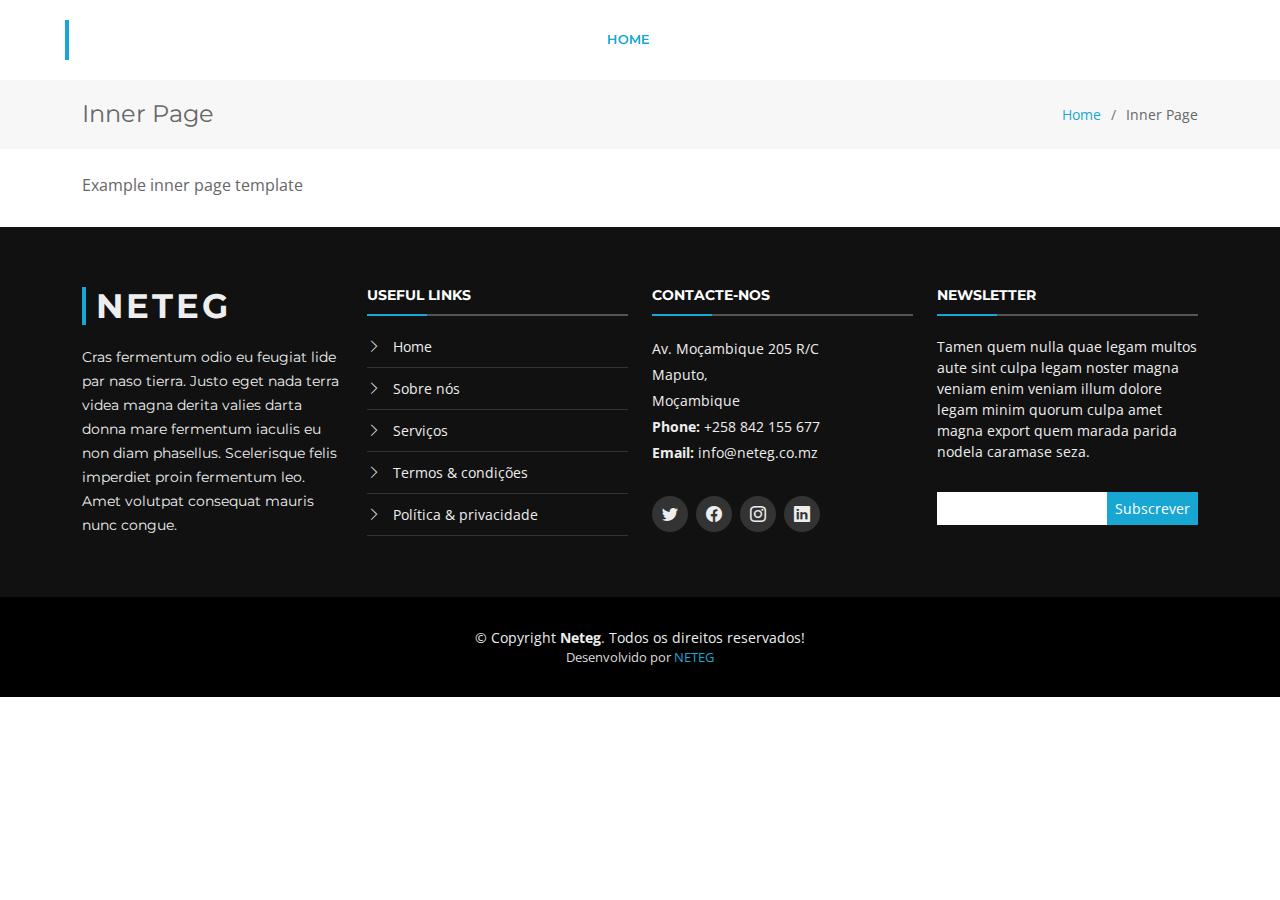
<file: inner-page.html>
<!DOCTYPE html>
<html lang="en">

<head>
  <meta charset="utf-8">
  <meta content="width=device-width, initial-scale=1.0" name="viewport">

  <title>Inner Page - BizPage Bootstrap Template</title>
  <meta content="" name="description">
  <meta content="" name="keywords">

  <!-- Favicons -->
  <link href="assets/img/favicon.png" rel="icon">
  <link href="assets/img/apple-touch-icon.png" rel="apple-touch-icon">

  <!-- Google Fonts -->
  <link href="https://fonts.googleapis.com/css?family=Open+Sans:300,300i,400,400i,700,700i|Montserrat:300,400,500,700" rel="stylesheet">

  <!-- Vendor CSS Files -->
  <link href="assets/vendor/animate.css/animate.min.css" rel="stylesheet">
  <link href="assets/vendor/aos/aos.css" rel="stylesheet">
  <link href="assets/vendor/bootstrap/css/bootstrap.min.css" rel="stylesheet">
  <link href="assets/vendor/bootstrap-icons/bootstrap-icons.css" rel="stylesheet">
  <link href="assets/vendor/glightbox/css/glightbox.min.css" rel="stylesheet">
  <link href="assets/vendor/swiper/swiper-bundle.min.css" rel="stylesheet">

  <!-- Template Main CSS File -->
  <link href="assets/css/style.css" rel="stylesheet">

  
</head>

<body>

  <!-- ======= Header ======= -->
  <header id="header" class="fixed-top d-flex align-items-center header-transparent">
    <div class="container-fluid">

      <div class="row justify-content-center align-items-center">
        <div class="col-xl-11 d-flex align-items-center justify-content-between">
          <h1 class="logo"><a href="index.html">NETEG</a></h1>
          <!-- Uncomment below if you prefer to use an image logo -->
          <!-- <a href="index.html" class="logo"><img src="assets/img/logo.png" alt="" class="img-fluid"></a>-->

          <nav id="navbar" class="navbar">
            <ul>
              <li><a class="nav-link scrollto active" href="#hero">Home</a></li>
              <li><a class="nav-link scrollto" href="#about">Sobre nós</a></li>
              <li><a class="nav-link scrollto" href="#services">Serviços</a></li>
              <li><a class="nav-link scrollto " href="#portfolio">Portfólio</a></li>
              <li><a class="nav-link scrollto" href="#team">Team</a></li>
              <li><a class="nav-link  " href="blog.html">Blog</a></li>
              <!---- 
                <li class="dropdown"><a href="#"><span>Drop Down</span> <i class="bi bi-chevron-down"></i></a>
                  <ul>
                  <li><a href="#">Drop Down 1</a></li>
                  <li class="dropdown"><a href="#"><span>Deep Drop Down</span> <i class="bi bi-chevron-right"></i></a>
                    <ul>
                      <li><a href="#">Deep Drop Down 1</a></li>
                      <li><a href="#">Deep Drop Down 2</a></li>
                      <li><a href="#">Deep Drop Down 3</a></li>
                      <li><a href="#">Deep Drop Down 4</a></li>
                      <li><a href="#">Deep Drop Down 5</a></li>
                    </ul>
                  </li>
                  <li><a href="#">Drop Down 2</a></li>
                  <li><a href="#">Drop Down 3</a></li>
                  <li><a href="#">Drop Down 4</a></li>
                </ul>
                ------>
              </li>
              <li><a class="nav-link scrollto" href="#contact">Contacto</a></li>
            </ul>
            <i class="bi bi-list mobile-nav-toggle"></i>
          </nav><!-- .navbar -->
        </div>
      </div>

    </div>
  </header><!-- End Header -->

  <main id="main">

    <!-- ======= Breadcrumbs Section ======= -->
    <section class="breadcrumbs">
      <div class="container">

        <div class="d-flex justify-content-between align-items-center">
          <h2>Inner Page</h2>
          <ol>
            <li><a href="index.html">Home</a></li>
            <li>Inner Page</li>
          </ol>
        </div>

      </div>
    </section><!-- End Breadcrumbs Section -->

    <section class="inner-page mt-4">
      <div class="container">
        <p>
          Example inner page template
        </p>
      </div>
    </section>

  </main><!-- End #main -->

  <!-- ======= Footer ======= -->
  <footer id="footer">
    <div class="footer-top">
      <div class="container">
        <div class="row">

          <div class="col-lg-3 col-md-6 footer-info">
            <h3>NETEG</h3>
            <p>Cras fermentum odio eu feugiat lide par naso tierra. Justo eget nada terra videa magna derita valies darta donna mare fermentum iaculis eu non diam phasellus. Scelerisque felis imperdiet proin fermentum leo. Amet volutpat consequat mauris nunc congue.</p>
          </div>

          <div class="col-lg-3 col-md-6 footer-links">
            <h4>Useful Links</h4>
            <ul>
              <li><i class="bi bi-chevron-right"></i> <a href="index.html">Home</a></li>
              <li><i class="bi bi-chevron-right"></i> <a href="index.html">Sobre nós</a></li>
              <li><i class="bi bi-chevron-right"></i> <a href="index.html">Serviços</a></li>
              <li><i class="bi bi-chevron-right"></i> <a href="#">Termos & condições</a></li>
              <li><i class="bi bi-chevron-right"></i> <a href="#">Política & privacidade</a></li>
            </ul>
          </div>

          <div class="col-lg-3 col-md-6 footer-contact">
            <h4>Contacte-nos</h4>
            <p>
              Av. Moçambique 205 R/C <br>
              Maputo, <br>
              Moçambique <br>
              <strong>Phone:</strong> +258 842 155 677<br>
              <strong>Email:</strong> info@neteg.co.mz<br>
            </p>

            <div class="social-links">
              <a href="#" class="twitter"><i class="bi bi-twitter"></i></a>
              <a href="#" class="facebook"><i class="bi bi-facebook"></i></a>
              <a href="#" class="instagram"><i class="bi bi-instagram"></i></a>
              <a href="#" class="linkedin"><i class="bi bi-linkedin"></i></a>
            </div>

          </div>

          <div class="col-lg-3 col-md-6 footer-newsletter">
            <h4>Newsletter</h4>
            <p>Tamen quem nulla quae legam multos aute sint culpa legam noster magna veniam enim veniam illum dolore legam minim quorum culpa amet magna export quem marada parida nodela caramase seza.</p>
            <form action="" method="post">
              <input type="email" name="email"><input type="submit" value="Subscrever">
            </form>
          </div>

        </div>
      </div>
    </div>

    <div class="container">
      <div class="copyright">
        &copy; Copyright <strong>Neteg</strong>. Todos os direitos reservados!
      </div>
      <div class="credits">
       
        Desenvolvido por <a href="https://neteg.co.mz/">NETEG</a>
      </div>
    </div>
  </footer><!-- End Footer -->

  <a href="#" class="back-to-top d-flex align-items-center justify-content-center"><i class="bi bi-arrow-up-short"></i></a>
  <!-- Uncomment below i you want to use a preloader -->
  <!-- <div id="preloader"></div> -->

  <!-- Vendor JS Files -->
  <script src="assets/vendor/purecounter/purecounter_vanilla.js"></script>
  <script src="assets/vendor/aos/aos.js"></script>
  <script src="assets/vendor/bootstrap/js/bootstrap.bundle.min.js"></script>
  <script src="assets/vendor/glightbox/js/glightbox.min.js"></script>
  <script src="assets/vendor/isotope-layout/isotope.pkgd.min.js"></script>
  <script src="assets/vendor/swiper/swiper-bundle.min.js"></script>
  <script src="assets/vendor/waypoints/noframework.waypoints.js"></script>
  <script src="assets/vendor/php-email-form/validate.js"></script>

  <!-- Template Main JS File -->
  <script src="assets/js/main.js"></script>

</body>

</html>
</file>
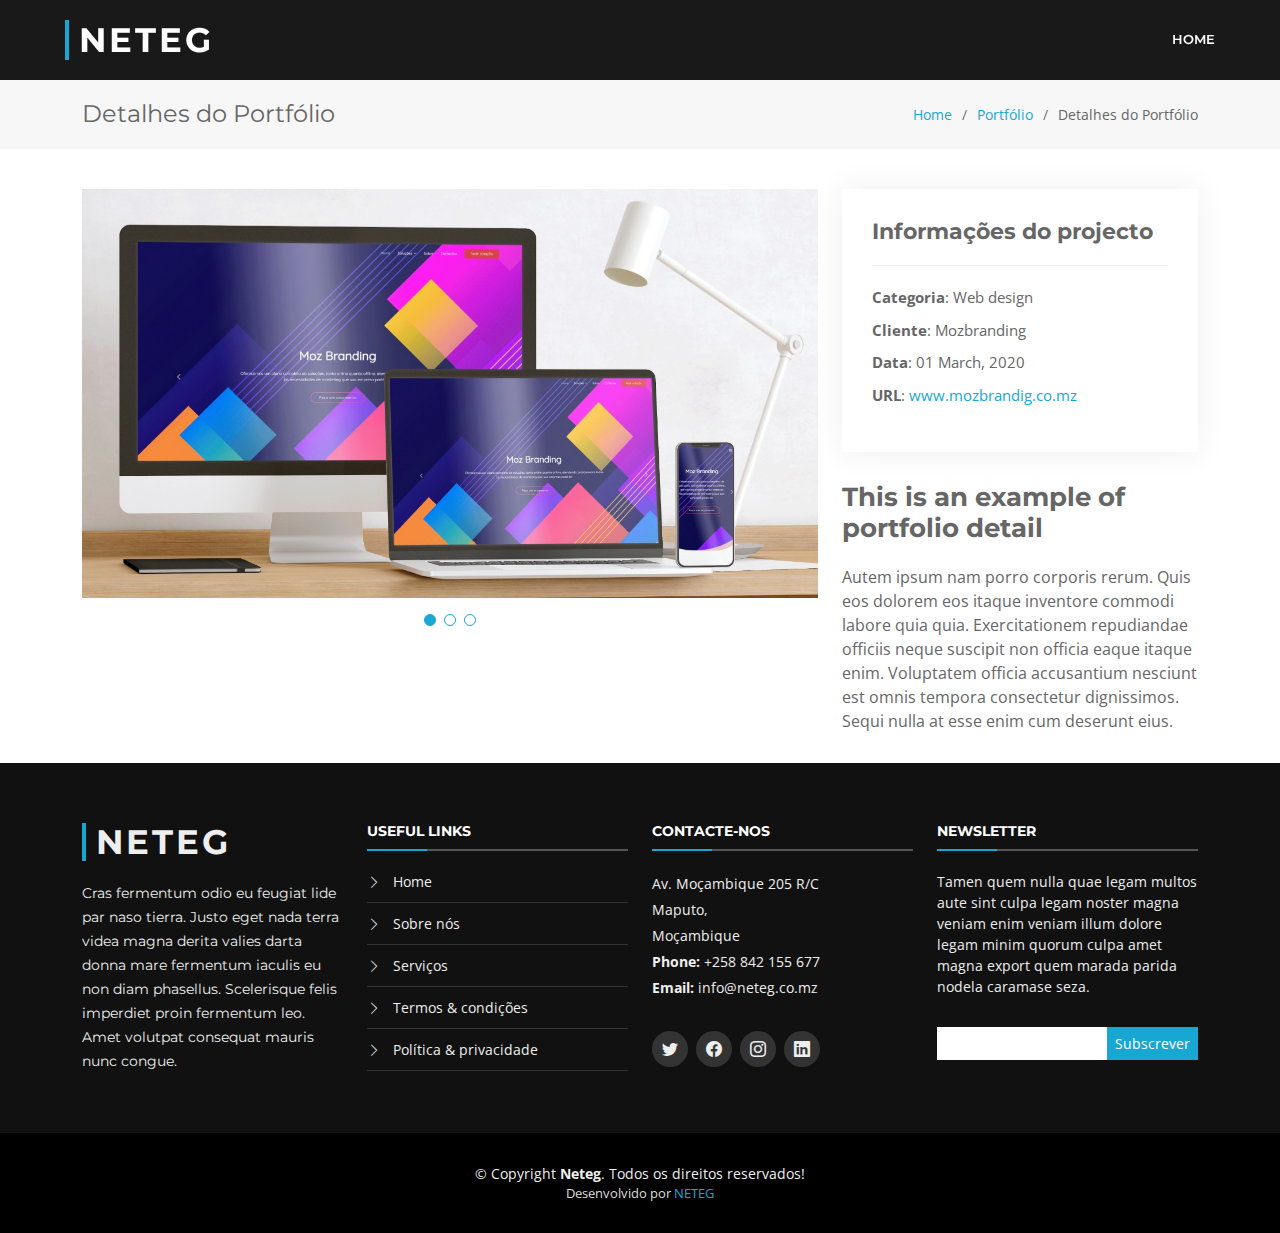
<file: portfolio-details.html>
<!DOCTYPE html>
<html lang="pt-pt">

<head>
  <meta charset="utf-8">
  <meta content="width=device-width, initial-scale=1.0" name="viewport">

  <title>Detalhes do Portfólio - NETEG Lda</title>
  <meta content="" name="description">
  <meta content="" name="keywords">

  <!-- Favicons -->
  <link href="assets/img/favicon.jpg" rel="icon">
  <link href="assets/img/favicon...jpg" rel="favicon...">

  <!-- Google Fonts -->
  <link href="https://fonts.googleapis.com/css?family=Open+Sans:300,300i,400,400i,700,700i|Montserrat:300,400,500,700" rel="stylesheet">

  <!-- Vendor CSS Files -->
  <link href="assets/vendor/animate.css/animate.min.css" rel="stylesheet">
  <link href="assets/vendor/aos/aos.css" rel="stylesheet">
  <link href="assets/vendor/bootstrap/css/bootstrap.min.css" rel="stylesheet">
  <link href="assets/vendor/bootstrap-icons/bootstrap-icons.css" rel="stylesheet">
  <link href="assets/vendor/glightbox/css/glightbox.min.css" rel="stylesheet">
  <link href="assets/vendor/swiper/swiper-bundle.min.css" rel="stylesheet">

  <!-- Template Main CSS File -->
  <link href="assets/css/style.css" rel="stylesheet">


</head>

<body>

  <!-- ======= Header ======= -->
  <header id="header" class="fixed-top d-flex align-items-center ">
    <div class="container-fluid">

      <div class="row justify-content-center align-items-center">
        <div class="col-xl-11 d-flex align-items-center justify-content-between">
          <h1 class="logo"><a href="index.html">NETEG</a></h1>
          <!-- Uncomment below if you prefer to use an image logo -->
          <!-- <a href="index.html" class="logo"><img src="assets/img/logo.png" alt="" class="img-fluid"></a>-->

          <nav id="navbar" class="navbar">
            <ul>
              <li><a class="nav-link scrollto " href="index.html">Home</a></li>
            <!--- <li><a class="nav-link scrollto" href="#about">About</a></li>
              <li><a class="nav-link scrollto" href="#services">Services</a></li>
              <li><a class="nav-link scrollto active" href="#portfolio">Portfolio</a></li>
              <li><a class="nav-link scrollto" href="#team">Team</a></li>
              <li><a class="nav-link  " href="blog.html">Blog</a></li>
              <li class="dropdown"><a href="#"><span>Drop Down</span> <i class="bi bi-chevron-down"></i></a>
                <ul>
                  <li><a href="#">Drop Down 1</a></li>
                  <li class="dropdown"><a href="#"><span>Deep Drop Down</span> <i class="bi bi-chevron-right"></i></a>
                    <ul>
                      <li><a href="#">Deep Drop Down 1</a></li>
                      <li><a href="#">Deep Drop Down 2</a></li>
                      <li><a href="#">Deep Drop Down 3</a></li>
                      <li><a href="#">Deep Drop Down 4</a></li>
                      <li><a href="#">Deep Drop Down 5</a></li>
                    </ul>
                  </li>
                  <li><a href="#">Drop Down 2</a></li>
                  <li><a href="#">Drop Down 3</a></li>
                  <li><a href="#">Drop Down 4</a></li>
                </ul>
              </li>
              <li><a class="nav-link scrollto" href="#contact">Contact</a></li>
             -->  </ul>
           
            <i class="bi bi-list mobile-nav-toggle"></i>
          </nav><!-- .navbar -->
        </div>
      </div>

    </div>
  </header><!-- End Header -->

  <main id="main">

    <!-- ======= Breadcrumbs Section ======= -->
    <section class="breadcrumbs">
      <div class="container">

        <div class="d-flex justify-content-between align-items-center">
          <h2>Detalhes do Portfólio</h2>
          <ol>
            <li><a href="index.html">Home</a></li>
            <li><a href="portfolio.html">Portfólio</a></li>
            <li>Detalhes do Portfólio</li>
          </ol>
        </div>

      </div>
    </section><!-- Breadcrumbs Section -->

    <!-- ======= Portfolio Details Section ======= -->
    <section id="portfolio-details" class="portfolio-details">
      <div class="container">

        <div class="row gy-4">

          <div class="col-lg-8">
            <div class="portfolio-details-slider swiper">
              <div class="swiper-wrapper align-items-center">

                <div class="swiper-slide">
                  <img src="assets/img/portfolio/web3.jpg" alt="">
                </div>

                <div class="swiper-slide">
                  <img src="assets/img/portfolio/portfolio-details-2.jpg" alt="">
                </div>

                <div class="swiper-slide">
                  <img src="assets/img/portfolio/portfolio-details-3.jpg" alt="">
                </div>

              </div>
              <div class="swiper-pagination"></div>
            </div>
          </div>

          <div class="col-lg-4">
            <div class="portfolio-info">
              <h3>Informações do projecto</h3>
              <ul>
                <li><strong>Categoria</strong>: Web design</li>
                <li><strong>Cliente</strong>: Mozbranding</li>
                <li><strong>Data</strong>: 01 March, 2020</li>
                <li><strong>URL</strong>: <a href="mozbranding.co.mz">www.mozbrandig.co.mz</a></li>
              </ul>
            </div>
            <div class="portfolio-description">
              <h2>This is an example of portfolio detail</h2>
              <p>
                Autem ipsum nam porro corporis rerum. Quis eos dolorem eos itaque inventore commodi labore quia quia. Exercitationem repudiandae officiis neque suscipit non officia eaque itaque enim. Voluptatem officia accusantium nesciunt est omnis tempora consectetur dignissimos. Sequi nulla at esse enim cum deserunt eius.
              </p>
            </div>
          </div>

        </div>

      </div>
    </section><!-- End Portfolio Details Section -->

  </main><!-- End #main -->

  <!-- ======= Footer ======= -->
  <footer id="footer">
    <div class="footer-top">
      <div class="container">
        <div class="row">

          <div class="col-lg-3 col-md-6 footer-info">
            <h3>NETEG</h3>
            <p>Cras fermentum odio eu feugiat lide par naso tierra. Justo eget nada terra videa magna derita valies darta donna mare fermentum iaculis eu non diam phasellus. Scelerisque felis imperdiet proin fermentum leo. Amet volutpat consequat mauris nunc congue.</p>
          </div>

          <div class="col-lg-3 col-md-6 footer-links">
            <h4>Useful Links</h4>
            <ul>
              <li><i class="bi bi-chevron-right"></i> <a href="#hero">Home</a></li>
              <li><i class="bi bi-chevron-right"></i> <a href="#about">Sobre nós</a></li>
              <li><i class="bi bi-chevron-right"></i> <a href="#service">Serviços</a></li>
              <li><i class="bi bi-chevron-right"></i> <a href="#">Termos & condições</a></li>
              <li><i class="bi bi-chevron-right"></i> <a href="#">Política & privacidade</a></li>
            </ul>
          </div>

          <div class="col-lg-3 col-md-6 footer-contact">
            <h4>Contacte-nos</h4>
            <p>
              Av. Moçambique 205 R/C <br>
              Maputo, <br>
              Moçambique <br>
              <strong>Phone:</strong> +258 842 155 677<br>
              <strong>Email:</strong> info@neteg.co.mz<br>
            </p>

            <div class="social-links">
              <a href="#" class="twitter"><i class="bi bi-twitter"></i></a>
              <a href="#" class="facebook"><i class="bi bi-facebook"></i></a>
              <a href="#" class="instagram"><i class="bi bi-instagram"></i></a>
              <a href="#" class="linkedin"><i class="bi bi-linkedin"></i></a>
            </div>

          </div>

          <div class="col-lg-3 col-md-6 footer-newsletter">
            <h4>Newsletter</h4>
            <p>Tamen quem nulla quae legam multos aute sint culpa legam noster magna veniam enim veniam illum dolore legam minim quorum culpa amet magna export quem marada parida nodela caramase seza.</p>
            <form action="" method="post">
              <input type="email" name="email"><input type="submit" value="Subscrever">
            </form>
          </div>

        </div>
      </div>
    </div>

    <div class="container">
      <div class="copyright">
        &copy; Copyright <strong>Neteg</strong>. Todos os direitos reservados!
      </div>
      <div class="credits">
   
        Desenvolvido por <a href="https://neteg.co.mz/">NETEG</a>
      </div>
    </div>
  </footer><!-- End Footer -->

  <a href="#" class="back-to-top d-flex align-items-center justify-content-center"><i class="bi bi-arrow-up-short"></i></a>
  <!-- Uncomment below i you want to use a preloader -->
  <!-- <div id="preloader"></div> -->

  <!-- Vendor JS Files -->
  <script src="assets/vendor/purecounter/purecounter_vanilla.js"></script>
  <script src="assets/vendor/aos/aos.js"></script>
  <script src="assets/vendor/bootstrap/js/bootstrap.bundle.min.js"></script>
  <script src="assets/vendor/glightbox/js/glightbox.min.js"></script>
  <script src="assets/vendor/isotope-layout/isotope.pkgd.min.js"></script>
  <script src="assets/vendor/swiper/swiper-bundle.min.js"></script>
  <script src="assets/vendor/waypoints/noframework.waypoints.js"></script>
  <script src="assets/vendor/php-email-form/validate.js"></script>

  <!-- Template Main JS File -->
  <script src="assets/js/main.js"></script>

</body>

</html>
</file>
<file: assets/css/style.css>
/*--------------------------------------------------------------
# General
--------------------------------------------------------------*/
body {
  background: #fff;
  color: #666666;
  font-family: "Open Sans", sans-serif;
}

a {
  color: #18a7d2;
  transition: 0.5s;
  text-decoration: none;
}

a:hover,
a:active,
a:focus {
  color: #18a7d2;
  outline: none;
  text-decoration: none;
}

p {
  padding: 0;
  margin: 0 0 30px 0;
}

h1,
h2,
h3,
h4,
h5,
h6 {
  font-family: "Montserrat", sans-serif;
  font-weight: 400;
  margin: 0 0 20px 0;
  padding: 0;
}

/*--------------------------------------------------------------
# Back to top button
--------------------------------------------------------------*/
.back-to-top {
  position: fixed;
  visibility: hidden;
  opacity: 0;
  right: 15px;
  bottom: 15px;
  z-index: 996;
  background: #18a7d2;
  width: 40px;
  height: 40px;
  border-radius: 50px;
  transition: all 0.4s;
}

.back-to-top i {
  font-size: 28px;
  color: #fff;
  line-height: 0;
}

.back-to-top:hover {
  background: #18a7d2;
  color: #fff;
}

.back-to-top.active {
  visibility: visible;
  opacity: 1;
}

/* Prelaoder */
#preloader {
  position: fixed;
  top: 0;
  left: 0;
  right: 0;
  bottom: 0;
  z-index: 9999;
  overflow: hidden;
  background: #fff;
}

#preloader:before {
  content: "";
  position: fixed;
  top: calc(50% - 30px);
  left: calc(50% - 30px);
  border: 6px solid #f2f2f2;
  border-top: 6px solid #18d26e;
  border-radius: 50%;
  width: 60px;
  height: 60px;
  -webkit-animation: animate-preloader 1s linear infinite;
  animation: animate-preloader 1s linear infinite;
}

@-webkit-keyframes animate-preloader {
  0% {
    transform: rotate(0deg);
  }

  100% {
    transform: rotate(360deg);
  }
}

@keyframes animate-preloader {
  0% {
    transform: rotate(0deg);
  }

  100% {
    transform: rotate(360deg);
  }
}

/*--------------------------------------------------------------
# Header
--------------------------------------------------------------*/
#header {
  transition: all 0.5s;
  z-index: 997;
  background: rgba(0, 0, 0, 0.9);
  height: 80px;
}

#header.header-transparent {
  background: transparent;
}

#header.header-scrolled {
  background: rgba(0, 0, 0, 0.9);
  height: 60px;
}

#header .logo {
  font-size: 34px;
  margin: 0;
  padding: 0;
  font-family: "Montserrat", sans-serif;
  font-weight: 700;
  letter-spacing: 3px;
  padding-left: 10px;
  border-left: 4px solid #18a7d2;
}

#header .logo a {
  color: #fff;
}

#header .logo img {
  max-height: 40px;
}

@media (max-width: 992px) {
  #header .logo {
    font-size: 28px;
  }
}

/*--------------------------------------------------------------
# Navigation Menu
--------------------------------------------------------------*/
/**
* Desktop Navigation 
*/
.navbar {
  padding: 0;
}

.navbar ul {
  margin: 0;
  padding: 0;
  display: flex;
  list-style: none;
  align-items: center;
}

.navbar li {
  position: relative;
}

.navbar a,
.navbar a:focus {
  display: flex;
  align-items: center;
  justify-content: space-between;
  padding: 10px 0 10px 30px;
  font-family: "Montserrat", sans-serif;
  font-size: 13px;
  font-weight: 600;
  color: #fff;
  white-space: nowrap;
  text-transform: uppercase;
  transition: 0.3s;
}

.navbar a i,
.navbar a:focus i {
  font-size: 12px;
  line-height: 0;
  margin-left: 5px;
}

.navbar a:hover,
.navbar .active,
.navbar .active:focus,
.navbar li:hover>a {
  color: #18a7d2;
}

.navbar .dropdown ul {
  display: block;
  position: absolute;
  left: 14px;
  top: calc(100% + 30px);
  margin: 0;
  padding: 10px 0;
  z-index: 99;
  opacity: 0;
  visibility: hidden;
  background: #fff;
  box-shadow: 0px 0px 30px rgba(127, 137, 161, 0.25);
  transition: 0.3s;
}

.navbar .dropdown ul li {
  min-width: 200px;
}

.navbar .dropdown ul a {
  padding: 10px 20px;
  text-transform: none;
  color: #666666;
}

.navbar .dropdown ul a i {
  font-size: 12px;
}

.navbar .dropdown ul a:hover,
.navbar .dropdown ul .active:hover,
.navbar .dropdown ul li:hover>a {
  color: #18a7d2;
}

.navbar .dropdown:hover>ul {
  opacity: 1;
  top: 100%;
  visibility: visible;
}

.navbar .dropdown .dropdown ul {
  top: 0;
  left: calc(100% - 30px);
  visibility: hidden;
}

.navbar .dropdown .dropdown:hover>ul {
  opacity: 1;
  top: 0;
  left: 100%;
  visibility: visible;
}

@media (max-width: 1366px) {
  .navbar .dropdown .dropdown ul {
    left: -90%;
  }

  .navbar .dropdown .dropdown:hover>ul {
    left: -100%;
  }
}

/**
* Mobile Navigation 
*/
.mobile-nav-toggle {
  color: #fff;
  font-size: 28px;
  cursor: pointer;
  display: none;
  line-height: 0;
  transition: 0.5s;
}

@media (max-width: 991px) {
  .mobile-nav-toggle {
    display: block;
  }

  .navbar ul {
    display: none;
  }
}

.navbar-mobile {
  position: fixed;
  overflow: hidden;
  top: 0;
  right: 0;
  left: 0;
  bottom: 0;
  background: rgba(26, 26, 26, 0.9);
  transition: 0.3s;
  z-index: 999;
}

.navbar-mobile .mobile-nav-toggle {
  position: absolute;
  top: 15px;
  right: 15px;
}

.navbar-mobile ul {
  display: block;
  position: absolute;
  top: 55px;
  right: 15px;
  bottom: 15px;
  left: 15px;
  padding: 10px 0;
  background-color: #fff;
  overflow-y: auto;
  transition: 0.3s;
}

.navbar-mobile a,
.navbar-mobile a:focus {
  padding: 10px 20px;
  font-size: 15px;
  color: #333333;
}

.navbar-mobile a:hover,
.navbar-mobile .active,
.navbar-mobile li:hover>a {
  color: #18a7d2;
}

.navbar-mobile .getstarted,
.navbar-mobile .getstarted:focus {
  margin: 15px;
}

.navbar-mobile .dropdown ul {
  position: static;
  display: none;
  margin: 10px 20px;
  padding: 10px 0;
  z-index: 99;
  opacity: 1;
  visibility: visible;
  background: #fff;
  box-shadow: 0px 0px 30px rgba(127, 137, 161, 0.25);
}

.navbar-mobile .dropdown ul li {
  min-width: 200px;
}

.navbar-mobile .dropdown ul a {
  padding: 10px 20px;
}

.navbar-mobile .dropdown ul a i {
  font-size: 12px;
}

.navbar-mobile .dropdown ul a:hover,
.navbar-mobile .dropdown ul .active:hover,
.navbar-mobile .dropdown ul li:hover>a {
  color: #18a7d2;
}

.navbar-mobile .dropdown>.dropdown-active {
  display: block;
}

/*--------------------------------------------------------------
# Hero Section
--------------------------------------------------------------*/
#hero {
  width: 100%;
  height: 100vh;
  background: #000;
  overflow: hidden;
  position: relative;
}

@media (max-height: 500px) {
  #hero {
    height: 150vh;
  }
}

#hero .carousel,
#hero .carousel-inner,
#hero .carousel-item,
#hero .carousel-item::before {
  position: absolute;
  top: 0;
  right: 0;
  left: 0;
  bottom: 0;
}

#hero .carousel-item {
  background-size: cover;
  background-position: center;
  background-repeat: no-repeat;
}

#hero .carousel-item::before {
  content: "";
  background-color: rgba(0, 0, 0, 0.7);
}

#hero .carousel-container {
  display: flex;
  justify-content: center;
  align-items: center;
  position: absolute;
  bottom: 0;
  top: 70px;
  left: 50px;
  right: 50px;
}

#hero .container {
  text-align: center;
}

#hero h2 {
  color: #fff;
  margin-bottom: 30px;
  font-size: 48px;
  font-weight: 700;
}

@media (max-width: 768px) {
  #hero h2 {
    font-size: 28px;
  }
}

#hero p {
  width: 80%;
  margin: 0 auto 30px auto;
  color: #fff;
}

@media (min-width: 1024px) {
  #hero p {
    width: 60%;
  }
}

#hero .carousel-fade {
  overflow: hidden;
}

#hero .carousel-fade .carousel-inner .carousel-item {
  transition-property: opacity;
}

#hero .carousel-fade .carousel-inner .carousel-item,
#hero .carousel-fade .carousel-inner .active.carousel-item-start,
#hero .carousel-fade .carousel-inner .active.carousel-item-end {
  opacity: 0;
}

#hero .carousel-fade .carousel-inner .active,
#hero .carousel-fade .carousel-inner .carousel-item-next.carousel-item-start,
#hero .carousel-fade .carousel-inner .carousel-item-prev.carousel-item-end {
  opacity: 1;
  transition: 0.5s;
}

#hero .carousel-fade .carousel-inner .carousel-item-next,
#hero .carousel-fade .carousel-inner .carousel-item-prev,
#hero .carousel-fade .carousel-inner .active.carousel-item-start,
#hero .carousel-fade .carousel-inner .active.carousel-item-end {
  left: 0;
  transform: translate3d(0, 0, 0);
}

#hero .carousel-control-prev,
#hero .carousel-control-next {
  width: 10%;
}

@media (min-width: 1024px) {

  #hero .carousel-control-prev,
  #hero .carousel-control-next {
    width: 5%;
  }
}

#hero .carousel-control-next-icon,
#hero .carousel-control-prev-icon {
  background: none;
  font-size: 32px;
  line-height: 1;
}

#hero .carousel-indicators li {
  cursor: pointer;
}

#hero .btn-get-started {
  font-family: "Montserrat", sans-serif;
  font-weight: 500;
  font-size: 16px;
  letter-spacing: 1px;
  display: inline-block;
  padding: 8px 32px;
  border-radius: 50px;
  transition: 0.5s;
  margin: 10px;
  color: #fff;
  background: #18a7d2;
}

#hero .btn-get-started:hover {
  background: #fff;
  color: #18a7d2;
}

/*--------------------------------------------------------------
# Sections
--------------------------------------------------------------*/
section {
  overflow: hidden;
}

/* Sections Header
--------------------------------*/
.section-header h3 {
  font-size: 32px;
  color: #111;
  text-transform: uppercase;
  text-align: center;
  font-weight: 700;
  position: relative;
  padding-bottom: 15px;
}

.section-header h3::before {
  content: "";
  position: absolute;
  display: block;
  width: 120px;
  height: 1px;
  background: #ddd;
  bottom: 1px;
  left: calc(50% - 60px);
}

.section-header h3::after {
  content: "";
  position: absolute;
  display: block;
  width: 40px;
  height: 3px;
  background: #18a7d2;
  bottom: 0;
  left: calc(50% - 20px);
}

.section-header p {
  text-align: center;
  padding-bottom: 30px;
  color: #333;
}

/* Section with background
--------------------------------*/
.section-bg {
  background: #f7f7f7;
}

/*--------------------------------------------------------------
# Breadcrumbs
--------------------------------------------------------------*/
.breadcrumbs {
  padding: 20px 0;
  background-color: #f7f7f7;
  min-height: 40px;
  margin-top: 80px;
}

.breadcrumbs h2 {
  font-size: 24px;
  margin-bottom: 0;
  font-weight: 400;
}

.breadcrumbs ol {
  display: flex;
  flex-wrap: wrap;
  list-style: none;
  padding: 0;
  margin: 0;
  font-size: 14px;
}

.breadcrumbs ol li+li {
  padding-left: 10px;
}

.breadcrumbs ol li+li::before {
  display: inline-block;
  padding-right: 10px;
  color: #6c757d;
  content: "/";
}

@media (max-width: 768px) {
  .breadcrumbs .d-flex {
    display: block !important;
  }

  .breadcrumbs ol {
    display: block;
  }

  .breadcrumbs ol li {
    display: inline-block;
  }
}

/* Featured Services Section
--------------------------------*/
#featured-services {
  background: #000;
}

#featured-services .box {
  padding: 30px 20px;
}

#featured-services .box-bg {
  background-image: linear-gradient(0deg, #000000 0%, #242323 50%, #000000 100%);
}

#featured-services i {
  color: #18a7d2;
  font-size: 48px;
  display: inline-block;
  line-height: 1;
}

#featured-services h4 {
  font-weight: 400;
  margin: 15px 0;
  font-size: 18px;
}

#featured-services h4 a {
  color: #fff;
}

#featured-services h4 a:hover {
  color: #18d26e;
}

#featured-services p {
  font-size: 14px;
  line-height: 24px;
  color: #fff;
  margin-bottom: 0;
}

/* About Us Section
--------------------------------*/
#about {
  background: url("../img/about-bg.jpg") center top no-repeat fixed;
  background-size: cover;
  padding: 60px 0 40px 0;
  position: relative;
}

#about::before {
  content: "";
  position: absolute;
  left: 0;
  right: 0;
  top: 0;
  bottom: 0;
  background: rgba(255, 255, 255, 0.92);
  z-index: 9;
}

#about .container {
  position: relative;
  z-index: 10;
}

#about .about-col {
  background: #fff;
  border-radius: 0 0 4px 4px;
  box-shadow: 0px 2px 12px rgba(0, 0, 0, 0.08);
  margin-bottom: 20px;
}

#about .about-col .img {
  position: relative;
}

#about .about-col .img img {
  border-radius: 4px 4px 0 0;
}

#about .about-col .icon {
  width: 64px;
  height: 64px;
  text-align: center;
  position: absolute;
  background-color: #18a7d2;
  border-radius: 50%;
  border: 4px solid #fff;
  left: calc(50% - 32px);
  bottom: -30px;
  transition: 0.3s;
  display: flex;
  align-items: center;
  justify-content: center;
}

#about .about-col i {
  font-size: 28px;
  line-height: 0;
  color: #fff;
  transition: 0.3s;
}

#about .about-col:hover .icon {
  background-color: #fff;
}

#about .about-col:hover i {
  color: #18a7d2;
}

#about .about-col h2 {
  color: #000;
  text-align: center;
  font-weight: 700;
  font-size: 20px;
  padding: 0;
  margin: 40px 0 12px 0;
}

#about .about-col h2 a {
  color: #000;
}

#about .about-col h2 a:hover {
  color: #18a7d2;
}

#about .about-col p {
  font-size: 14px;
  line-height: 24px;
  color: #333;
  margin-bottom: 0;
  padding: 0 20px 20px 20px;
}

/* Services Section
--------------------------------*/
#services {
  background: #fff;
  background-size: cover;
  padding: 60px 0 40px 0;
}

#services .box {
  margin-bottom: 30px;
}

#services .icon {
  float: left;
}

#services .icon i {
  color: #18a7d2;
  font-size: 36px;
  line-height: 0;
  transition: 0.5s;
}

#services .title {
  margin-left: 60px;
  font-weight: 700;
  margin-bottom: 15px;
  font-size: 18px;
}

#services .title a {
  color: #111;
}

#services .box:hover .title a {
  color: #18a7d2;
}

#services .description {
  font-size: 14px;
  margin-left: 60px;
  line-height: 24px;
  margin-bottom: 0;
}

/* Call To Action Section
--------------------------------*/
#call-to-action {
  background: linear-gradient(rgba(0, 142, 99, 0.1), rgba(0, 0, 0, 0.1)), url(../img/call-to-action-bg.jpg) fixed center center;
  background-size: cover;
  padding: 60px 0;
}

#call-to-action h3 {
  color: #fff;
  font-size: 28px;
  font-weight: 700;
}

#call-to-action p {
  color: #fff;
}

#call-to-action .cta-btn {
  font-family: "Montserrat", sans-serif;
  text-transform: uppercase;
  font-weight: 500;
  font-size: 16px;
  letter-spacing: 1px;
  display: inline-block;
  padding: 8px 28px;
  border-radius: 25px;
  transition: 0.5s;
  margin-top: 10px;
  border: 2px solid #fff;
  color: #fff;
}

#call-to-action .cta-btn:hover {
  background: #18a7d2;
  border: 2px solid #18a7d2;
}

/* Call To Action Section
--------------------------------*/
#skills {
  padding: 60px 0;
}

#skills .progress {
  height: 35px;
  margin-bottom: 10px;
  border-radius: 0;
}

#skills .progress .skill {
  font-family: "Open Sans", sans-serif;
  line-height: 35px;
  padding: 0;
  margin: 0 0 0 20px;
  text-transform: uppercase;
}

#skills .progress .skill .val {
  float: right;
  font-style: normal;
  margin: 0 20px 0 0;
}

#skills .progress-bar {
  width: 1px;
  text-align: left;
  transition: 0.9s;
}

/* Facts Section
--------------------------------*/
#facts {
  background: url("../img/facts-bg.jpg") center top no-repeat fixed;
  background-size: cover;
  padding: 60px 0 0 0;
  position: relative;
}

#facts::before {
  content: "";
  position: absolute;
  left: 0;
  right: 0;
  top: 0;
  bottom: 0;
  background: rgba(255, 255, 255, 0.88);
  z-index: 9;
}

#facts .container {
  position: relative;
  z-index: 10;
}

#facts .counters span {
  font-family: "Montserrat", sans-serif;
  font-weight: bold;
  font-size: 48px;
  display: block;
  color: #18a7d2;
}

#facts .counters p {
  padding: 0;
  margin: 0 0 20px 0;
  font-family: "Montserrat", sans-serif;
  font-size: 14px;
  color: #111;
}

#facts .facts-img {
  text-align: center;
  padding-top: 30px;
}

/* Portfolio Section
--------------------------------*/
#portfolio {
  padding: 60px 0;
}

#portfolio #portfolio-flters {
  padding: 0;
  margin: 5px 0 35px 0;
  list-style: none;
  text-align: center;
}

#portfolio #portfolio-flters li {
  cursor: pointer;
  margin: 15px 15px 15px 0;
  display: inline-block;
  padding: 10px 20px;
  font-size: 12px;
  line-height: 20px;
  color: #666666;
  border-radius: 4px;
  text-transform: uppercase;
  background: #fff;
  margin-bottom: 5px;
  transition: all 0.3s ease-in-out;
}

#portfolio #portfolio-flters li:hover,
#portfolio #portfolio-flters li.filter-active {
  background: #18a7d2;
  color: #fff;
}

#portfolio #portfolio-flters li:last-child {
  margin-right: 0;
}

#portfolio .portfolio-wrap {
  box-shadow: 0px 2px 12px rgba(0, 0, 0, 0.08);
  transition: 0.3s;
}

#portfolio .portfolio-wrap:hover {
  box-shadow: 0px 4px 14px rgba(0, 0, 0, 0.16);
}

#portfolio .portfolio-item {
  position: relative;
  height: 360px;
  overflow: hidden;
}

#portfolio .portfolio-item figure {
  background: #000;
  overflow: hidden;
  height: 240px;
  position: relative;
  border-radius: 4px 4px 0 0;
  margin: 0;
}

#portfolio .portfolio-item figure:hover img {
  opacity: 0.4;
  transition: 0.3s;
}

#portfolio .portfolio-item figure .link-preview,
#portfolio .portfolio-item figure .link-details {
  position: absolute;
  display: inline-flex;
  align-items: center;
  justify-content: center;
  opacity: 0;
  line-height: 1;
  text-align: center;
  width: 36px;
  height: 36px;
  background: #fff;
  border-radius: 50%;
  transition: 0.2s linear;
}

#portfolio .portfolio-item figure .link-preview i,
#portfolio .portfolio-item figure .link-details i {
  font-size: 22px;
  color: #333;
  line-height: 0;
}

#portfolio .portfolio-item figure .link-preview:hover,
#portfolio .portfolio-item figure .link-details:hover {
  background: #18a7d2;
}

#portfolio .portfolio-item figure .link-preview:hover i,
#portfolio .portfolio-item figure .link-details:hover i {
  color: #fff;
}

#portfolio .portfolio-item figure .link-preview {
  left: calc(50% - 38px);
  top: calc(50% - 18px);
}

#portfolio .portfolio-item figure .link-details {
  right: calc(50% - 38px);
  top: calc(50% - 18px);
}

#portfolio .portfolio-item figure:hover .link-preview {
  opacity: 1;
  left: calc(50% - 44px);
}

#portfolio .portfolio-item figure:hover .link-details {
  opacity: 1;
  right: calc(50% - 44px);
}

#portfolio .portfolio-item .portfolio-info {
  background: #fff;
  text-align: center;
  padding: 30px;
  height: 90px;
  border-radius: 0 0 3px 3px;
}

#portfolio .portfolio-item .portfolio-info h4 {
  font-size: 18px;
  line-height: 1px;
  font-weight: 700;
  margin-bottom: 18px;
  padding-bottom: 0;
}

#portfolio .portfolio-item .portfolio-info h4 a {
  color: #333;
}

#portfolio .portfolio-item .portfolio-info h4 a:hover {
  color: #18a7d2;
}

#portfolio .portfolio-item .portfolio-info p {
  padding: 0;
  margin: 0;
  color: #b8b8b8;
  font-weight: 500;
  font-size: 14px;
  text-transform: uppercase;
}

/*--------------------------------------------------------------
# Portfolio Details
--------------------------------------------------------------*/
.portfolio-details {
  padding-top: 40px;
}

.portfolio-details .portfolio-details-slider img {
  width: 100%;
}

.portfolio-details .portfolio-details-slider .swiper-pagination {
  margin-top: 20px;
  position: relative;
}

.portfolio-details .portfolio-details-slider .swiper-pagination .swiper-pagination-bullet {
  width: 12px;
  height: 12px;
  background-color: #fff;
  opacity: 1;
  border: 1px solid #18a7d2;
}

.portfolio-details .portfolio-details-slider .swiper-pagination .swiper-pagination-bullet-active {
  background-color: #18a7d2;
}

.portfolio-details .portfolio-info {
  padding: 30px;
  box-shadow: 0px 0 30px rgba(51, 51, 51, 0.08);
}

.portfolio-details .portfolio-info h3 {
  font-size: 22px;
  font-weight: 700;
  margin-bottom: 20px;
  padding-bottom: 20px;
  border-bottom: 1px solid #eee;
}

.portfolio-details .portfolio-info ul {
  list-style: none;
  padding: 0;
  font-size: 15px;
}

.portfolio-details .portfolio-info ul li+li {
  margin-top: 10px;
}

.portfolio-details .portfolio-description {
  padding-top: 30px;
}

.portfolio-details .portfolio-description h2 {
  font-size: 26px;
  font-weight: 700;
  margin-bottom: 20px;
}

.portfolio-details .portfolio-description p {
  padding: 0;
}

/* Clients Section
--------------------------------*/
#clients {
  padding: 60px 0;
}

#clients img {
  opacity: 0.5;
  transition: 0.3s;
}

#clients img:hover {
  opacity: 1;
}

#clients .swiper-pagination {
  margin-top: 30px;
  position: relative;
}

#clients .swiper-pagination .swiper-pagination-bullet {
  width: 12px;
  height: 12px;
  background-color: #fff;
  opacity: 1;
  border: 1px solid #18a7d2;
}

#clients .swiper-pagination .swiper-pagination-bullet-active {
  background-color: #18a7d2;
}

/* Testimonials Section
--------------------------------*/
#testimonials {
  padding: 60px 0;
}

#testimonials .section-header {
  margin-bottom: 40px;
}

#testimonials .testimonials-carousel,
#testimonials .testimonials-slider {
  overflow: hidden;
}

#testimonials .testimonial-item {
  text-align: center;
}

#testimonials .testimonial-item .testimonial-img {
  width: 120px;
  border-radius: 50%;
  border: 4px solid #fff;
  margin: 0 auto;
}

#testimonials .testimonial-item h3 {
  font-size: 20px;
  font-weight: bold;
  margin: 10px 0 5px 0;
  color: #111;
}

#testimonials .testimonial-item h4 {
  font-size: 14px;
  color: #999;
  margin: 0 0 15px 0;
}

#testimonials .testimonial-item .quote-sign-left {
  margin-top: -15px;
  padding-right: 10px;
  display: inline-block;
  width: 37px;
}

#testimonials .testimonial-item .quote-sign-right {
  margin-bottom: -15px;
  padding-left: 10px;
  display: inline-block;
  max-width: 100%;
  width: 37px;
}

#testimonials .testimonial-item p {
  font-style: italic;
  margin: 0 auto 15px auto;
}

@media (min-width: 992px) {
  #testimonials .testimonial-item p {
    width: 80%;
  }
}

#testimonials .swiper-pagination {
  margin-top: 20px;
  position: relative;
}

#testimonials .swiper-pagination .swiper-pagination-bullet {
  width: 12px;
  height: 12px;
  background-color: #fff;
  opacity: 1;
  border: 1px solid #18a7d2;
}

#testimonials .swiper-pagination .swiper-pagination-bullet-active {
  background-color: #18a7d2;
}

/* Team Section
--------------------------------*/
#team {
  background: #fff;
  padding: 60px 0;
}

#team .member {
  text-align: center;
  margin-bottom: 20px;
  background: #000;
  position: relative;
}

#team .member .member-info {
  opacity: 0;
  display: flex;
  justify-content: center;
  align-items: center;
  position: absolute;
  bottom: 0;
  top: 0;
  left: 0;
  right: 0;
  transition: 0.2s;
}

#team .member .member-info-content {
  margin-top: -50px;
  transition: margin 0.2s;
}

#team .member:hover .member-info {
  background: rgba(0, 0, 0, 0.7);
  opacity: 1;
  transition: 0.4s;
}

#team .member:hover .member-info-content {
  margin-top: 0;
  transition: margin 0.4s;
}

#team .member h4 {
  font-weight: 700;
  margin-bottom: 2px;
  font-size: 18px;
  color: #fff;
}

#team .member span {
  font-style: italic;
  display: block;
  font-size: 13px;
  color: #fff;
}

#team .member .social {
  margin-top: 15px;
}

#team .member .social a {
  transition: none;
  color: #fff;
}

#team .member .social a:hover {
  color: #18a7d2;
}

#team .member .social i {
  font-size: 18px;
  margin: 0 2px;
}

/* Contact Section
--------------------------------*/
#contact {
  padding: 60px 0;
}

#contact .contact-info {
  margin-bottom: 20px;
  text-align: center;
}

#contact .contact-info i {
  font-size: 48px;
  display: inline-block;
  margin-bottom: 10px;
  color: #18a7d2;
}

#contact .contact-info address,
#contact .contact-info p {
  margin-bottom: 0;
  color: #000;
}

#contact .contact-info h3 {
  font-size: 18px;
  margin-bottom: 15px;
  font-weight: bold;
  text-transform: uppercase;
  color: #999;
}

#contact .contact-info a {
  color: #000;
}

#contact .contact-info a:hover {
  color: #18a7d2;
}

#contact .contact-address,
#contact .contact-phone,
#contact .contact-email {
  margin-bottom: 20px;
}

@media (min-width: 768px) {

  #contact .contact-address,
  #contact .contact-phone,
  #contact .contact-email {
    padding: 20px 0;
  }
}

@media (min-width: 768px) {
  #contact .contact-phone {
    border-left: 1px solid #ddd;
    border-right: 1px solid #ddd;
  }
}

#contact .php-email-form {
  box-shadow: 0 0 30px rgba(214, 215, 216, 0.6);
  padding: 30px;
  background: #fff;
}

#contact .php-email-form .error-message {
  display: none;
  color: #fff;
  background: #ed3c0d;
  text-align: left;
  padding: 15px;
  font-weight: 600;
}

#contact .php-email-form .error-message br+br {
  margin-top: 25px;
}

#contact .php-email-form .sent-message {
  display: none;
  color: #fff;
  background: #18a7d2;
  text-align: center;
  padding: 15px;
  font-weight: 600;
}

#contact .php-email-form .loading {
  display: none;
  background: #fff;
  text-align: center;
  padding: 15px;
}

#contact .php-email-form .loading:before {
  content: "";
  display: inline-block;
  border-radius: 50%;
  width: 24px;
  height: 24px;
  margin: 0 10px -6px 0;
  border: 3px solid #18a7d2;
  border-top-color: #eee;
  -webkit-animation: animate-loading 1s linear infinite;
  animation: animate-loading 1s linear infinite;
}

#contact .php-email-form .form-group {
  margin-bottom: 20px;
}

#contact .php-email-form input,
#contact .php-email-form textarea {
  padding: 10px 14px;
  border-radius: 0;
  box-shadow: none;
  font-size: 15px;
}

#contact .php-email-form input::focus,
#contact .php-email-form textarea::focus {
  background-color: #18a7d2;
}

#contact .php-email-form button[type=submit] {
  background: #18a7d2;
  border: 0;
  padding: 10px 30px;
  color: #fff;
  transition: 0.4s;
  cursor: pointer;
}

#contact .php-email-form button[type=submit]:hover {
  background: #18a7d2;
}

@-webkit-keyframes animate-loading {
  0% {
    transform: rotate(0deg);
  }

  100% {
    transform: rotate(360deg);
  }
}

@keyframes animate-loading {
  0% {
    transform: rotate(0deg);
  }

  100% {
    transform: rotate(360deg);
  }
}

/*--------------------------------------------------------------
# Blog
--------------------------------------------------------------*/
.blog {
  padding: 40px 0 20px 0;
}

.blog .entry {
  padding: 30px;
  margin-bottom: 60px;
  box-shadow: 0 4px 16px rgba(0, 0, 0, 0.1);
}

.blog .entry .entry-img {
  max-height: 440px;
  margin: -30px -30px 20px -30px;
  overflow: hidden;
}

.blog .entry .entry-title {
  font-size: 28px;
  font-weight: bold;
  padding: 0;
  margin: 0 0 20px 0;
}

.blog .entry .entry-title a {
  color: #333333;
  transition: 0.3s;
}

.blog .entry .entry-title a:hover {
  color: #18a7d2;
}

.blog .entry .entry-meta {
  margin-bottom: 15px;
  color: #18a7d2;
}

.blog .entry .entry-meta ul {
  display: flex;
  flex-wrap: wrap;
  list-style: none;
  align-items: center;
  padding: 0;
  margin: 0;
}

.blog .entry .entry-meta ul li+li {
  padding-left: 20px;
}

.blog .entry .entry-meta i {
  font-size: 16px;
  margin-right: 8px;
  line-height: 0;
}

.blog .entry .entry-meta a {
  color: #666666;
  font-size: 14px;
  display: inline-block;
  line-height: 1;
}

.blog .entry .entry-content p {
  line-height: 24px;
}

.blog .entry .entry-content .read-more {
  -moz-text-align-last: right;
  text-align-last: right;
}

.blog .entry .entry-content .read-more a {
  display: inline-block;
  background: #fff;
  color: #333333;
  padding: 6px 30px 8px 30px;
  transition: 0.3s;
  font-size: 14px;
  border-radius: 50px;
  border: 2px solid #18a7d2;
}

.blog .entry .entry-content .read-more a:hover {
  background: #18a7d2;
  color: #fff;
}

.blog .entry .entry-content h3 {
  font-size: 22px;
  margin-top: 30px;
  font-weight: bold;
}

.blog .entry .entry-content blockquote {
  overflow: hidden;
  background-color: #fafafa;
  padding: 60px;
  position: relative;
  text-align: center;
  margin: 20px 0;
}

.blog .entry .entry-content blockquote p {
  color: #666666;
  line-height: 1.6;
  margin-bottom: 0;
  font-style: italic;
  font-weight: 500;
  font-size: 22px;
}

.blog .entry .entry-content blockquote::after {
  content: "";
  position: absolute;
  left: 0;
  top: 0;
  bottom: 0;
  width: 3px;
  background-color: #18a7d2;
  margin-top: 20px;
  margin-bottom: 20px;
}

.blog .entry .entry-footer {
  padding-top: 10px;
  border-top: 1px solid #e6e6e6;
}

.blog .entry .entry-footer i {
  color: #18a7d2;
  display: inline;
}

.blog .entry .entry-footer a {
  color: #666666;
  transition: 0.3s;
}

.blog .entry .entry-footer a:hover {
  color: #18a7d2;
}

.blog .entry .entry-footer .cats {
  list-style: none;
  display: inline;
  padding: 0 20px 0 0;
  font-size: 14px;
}

.blog .entry .entry-footer .cats li {
  display: inline-block;
}

.blog .entry .entry-footer .tags {
  list-style: none;
  display: inline;
  padding: 0;
  font-size: 14px;
}

.blog .entry .entry-footer .tags li {
  display: inline-block;
}

.blog .entry .entry-footer .tags li+li::before {
  padding-right: 6px;
  color: #6c757d;
  content: ",";
}

.blog .entry .entry-footer .share {
  font-size: 16px;
}

.blog .entry .entry-footer .share i {
  padding-left: 5px;
}

.blog .entry-single {
  margin-bottom: 30px;
}

.blog .blog-author {
  padding: 20px;
  margin-bottom: 30px;
  box-shadow: 0 4px 16px rgba(0, 0, 0, 0.1);
}

.blog .blog-author img {
  width: 120px;
  margin-right: 20px;
}

.blog .blog-author h4 {
  font-weight: 600;
  font-size: 22px;
  margin-bottom: 0px;
  padding: 0;
  color: #333333;
}

.blog .blog-author .social-links {
  margin: 0 10px 10px 0;
}

.blog .blog-author .social-links a {
  color: rgba(51, 51, 51, 0.4);
  margin-right: 5px;
  transition: 0.3s;
}

.blog .blog-author .social-links a:hover {
  color: #18a7d2;
}

.blog .blog-author p {
  font-style: italic;
  color: #666666;
}

.blog .blog-comments {
  margin-bottom: 30px;
}

.blog .blog-comments .comments-count {
  font-weight: bold;
}

.blog .blog-comments .comment {
  margin-top: 30px;
  position: relative;
}

.blog .blog-comments .comment .comment-img {
  margin-right: 14px;
}

.blog .blog-comments .comment .comment-img img {
  width: 60px;
}

.blog .blog-comments .comment h5 {
  font-size: 16px;
  margin-bottom: 2px;
}

.blog .blog-comments .comment h5 a {
  font-weight: bold;
  color: #666666;
  transition: 0.3s;
}

.blog .blog-comments .comment h5 a:hover {
  color: #333333;
}

.blog .blog-comments .comment h5 .reply {
  padding-left: 10px;
  color: #18a7d2;
}

.blog .blog-comments .comment h5 .reply i {
  font-size: 20px;
}

.blog .blog-comments .comment time {
  display: block;
  font-size: 14px;
  color: #999999;
  margin-bottom: 5px;
}

.blog .blog-comments .comment.comment-reply {
  padding-left: 40px;
}

.blog .blog-comments .reply-form {
  margin-top: 30px;
  padding: 30px;
  box-shadow: 0 4px 16px rgba(0, 0, 0, 0.1);
}

.blog .blog-comments .reply-form h4 {
  font-weight: bold;
  font-size: 22px;
}

.blog .blog-comments .reply-form p {
  font-size: 14px;
}

.blog .blog-comments .reply-form input {
  border-radius: 4px;
  padding: 10px 10px;
  font-size: 14px;
}

.blog .blog-comments .reply-form input:focus {
  box-shadow: none;
  border-color: #666666;
}

.blog .blog-comments .reply-form textarea {
  border-radius: 4px;
  padding: 10px 10px;
  font-size: 14px;
}

.blog .blog-comments .reply-form textarea:focus {
  box-shadow: none;
  border-color: #666666;
}

.blog .blog-comments .reply-form .form-group {
  margin-bottom: 25px;
}

.blog .blog-comments .reply-form .btn-primary {
  border-radius: 50px;
  padding: 10px 30px;
  border: 0;
  background-color: #18a7d2;
}

.blog .blog-comments .reply-form .btn-primary:hover {
  background-color: #18a7d2;
}

.blog .blog-pagination {
  color: #18a7d2;
}

.blog .blog-pagination ul {
  display: flex;
  padding: 0;
  margin: 0;
  list-style: none;
}

.blog .blog-pagination li {
  margin: 0 5px;
  transition: 0.3s;
}

.blog .blog-pagination li a {
  color: #18a7d2;
  padding: 6px 20px;
  display: flex;
  align-items: center;
  justify-content: center;
  border-radius: 50px;
  font-weight: bold;
}

.blog .blog-pagination li.active,
.blog .blog-pagination li:hover {
  background: #18a7d2;
  border-radius: 50px;
}

.blog .blog-pagination li.active a,
.blog .blog-pagination li:hover a {
  color: #fff;
}

.blog .sidebar {
  padding: 30px;
  margin: 0 0 60px 20px;
  box-shadow: 0 4px 16px rgba(0, 0, 0, 0.1);
}

.blog .sidebar .sidebar-title {
  font-size: 20px;
  font-weight: 700;
  padding: 0 0 0 0;
  margin: 0 0 15px 0;
  color: #333333;
  position: relative;
}

.blog .sidebar .sidebar-item {
  margin-bottom: 30px;
}

.blog .sidebar .search-form form {
  background: #fff;
  border: 1px solid #ddd;
  padding: 3px 10px;
  position: relative;
  border-radius: 50px;
}

.blog .sidebar .search-form form input {
  border: 0;
  padding: 4px;
  border-radius: 4px;
  width: calc(100% - 70px);
  box-shadow: none;
}

.blog .sidebar .search-form form input:focus {
  box-shadow: none;
}

.blog .sidebar .search-form form button {
  position: absolute;
  top: 0;
  right: 0;
  bottom: 0;
  border: 0;
  background: none;
  font-size: 16px;
  padding: 0 30px;
  margin: -1px;
  background: #18a7d2;
  color: #fff;
  transition: 0.3s;
  line-height: 0;
  border-radius: 50px;
}

.blog .sidebar .search-form form button i {
  line-height: 0;
}

.blog .sidebar .search-form form button:hover {
  background: #18a7d2;
}

.blog .sidebar .categories ul {
  list-style: none;
  padding: 0;
}

.blog .sidebar .categories ul li+li {
  padding-top: 10px;
}

.blog .sidebar .categories ul a {
  color: #333333;
  transition: 0.3s;
}

.blog .sidebar .categories ul a:hover {
  color: #18a7d2;
}

.blog .sidebar .categories ul a span {
  padding-left: 5px;
  color: #b3b3b3;
  font-size: 14px;
}

.blog .sidebar .recent-posts .post-item+.post-item {
  margin-top: 15px;
}

.blog .sidebar .recent-posts img {
  width: 80px;
  float: left;
}

.blog .sidebar .recent-posts h4 {
  font-size: 15px;
  margin-left: 95px;
  font-weight: bold;
}

.blog .sidebar .recent-posts h4 a {
  color: #333333;
  transition: 0.3s;
}

.blog .sidebar .recent-posts h4 a:hover {
  color: #18a7d2;
}

.blog .sidebar .recent-posts time {
  display: block;
  margin-left: 95px;
  font-style: italic;
  font-size: 14px;
  color: #b3b3b3;
}

.blog .sidebar .tags {
  margin-bottom: -10px;
}

.blog .sidebar .tags ul {
  list-style: none;
  padding: 0;
}

.blog .sidebar .tags ul li {
  display: inline-block;
}

.blog .sidebar .tags ul a {
  color: #333333;
  font-size: 14px;
  padding: 6px 20px;
  margin: 0 6px 8px 0;
  border: 1px solid #18a7d2;
  display: inline-block;
  border-radius: 50px;
  transition: 0.3s;
}

.blog .sidebar .tags ul a:hover {
  color: #fff;
  background: #18a7d2;
}

.blog .sidebar .tags ul a span {
  padding-left: 5px;
  color: white;
  font-size: 14px;
}

/*--------------------------------------------------------------
# Footer
--------------------------------------------------------------*/
#footer {
  background: #000;
  padding: 0 0 30px 0;
  color: #eee;
  font-size: 14px;
}

#footer .footer-top {
  background: #111;
  padding: 60px 0 30px 0;
}

#footer .footer-top .footer-info {
  margin-bottom: 30px;
}

#footer .footer-top .footer-info h3 {
  font-size: 34px;
  margin: 0 0 20px 0;
  padding: 2px 0 2px 10px;
  line-height: 1;
  font-family: "Montserrat", sans-serif;
  font-weight: 700;
  letter-spacing: 3px;
  border-left: 4px solid #18a7d2;
}

#footer .footer-top .footer-info p {
  font-size: 14px;
  line-height: 24px;
  margin-bottom: 0;
  font-family: "Montserrat", sans-serif;
  color: #eee;
}

#footer .footer-top .social-links a {
  display: inline-block;
  background: #333;
  color: #eee;
  line-height: 1;
  margin-right: 4px;
  border-radius: 50%;
  width: 36px;
  height: 36px;
  transition: 0.3s;
  display: inline-flex;
  align-items: center;
  justify-content: center;
}

#footer .footer-top .social-links a i {
  line-height: 0;
  font-size: 16px;
}

#footer .footer-top .social-links a:hover {
  background: #18a7d2;
  color: #fff;
}

#footer .footer-top h4 {
  font-size: 14px;
  font-weight: bold;
  color: #fff;
  text-transform: uppercase;
  position: relative;
  padding-bottom: 12px;
}

#footer .footer-top h4::before,
#footer .footer-top h4::after {
  content: "";
  position: absolute;
  left: 0;
  bottom: 0;
  height: 2px;
}

#footer .footer-top h4::before {
  right: 0;
  background: #555;
}

#footer .footer-top h4::after {
  background: #18a7d2;
  width: 60px;
}

#footer .footer-top .footer-links {
  margin-bottom: 30px;
}

#footer .footer-top .footer-links ul {
  list-style: none;
  padding: 0;
  margin: 0;
}

#footer .footer-top .footer-links ul i {
  padding-right: 8px;
  color: #ddd;
}

#footer .footer-top .footer-links ul li {
  border-bottom: 1px solid #333;
  padding: 10px 0;
}

#footer .footer-top .footer-links ul li:first-child {
  padding-top: 0;
}

#footer .footer-top .footer-links ul a {
  color: #eee;
}

#footer .footer-top .footer-links ul a:hover {
  color: #18a7d2;
}

#footer .footer-top .footer-contact {
  margin-bottom: 30px;
}

#footer .footer-top .footer-contact p {
  line-height: 26px;
}

#footer .footer-top .footer-newsletter {
  margin-bottom: 30px;
}

#footer .footer-top .footer-newsletter input[type=email] {
  border: 0;
  padding: 6px 8px;
  width: 65%;
}

#footer .footer-top .footer-newsletter input[type=submit] {
  background: #18a7d2;
  border: 0;
  width: 35%;
  padding: 6px 0;
  text-align: center;
  color: #fff;
  transition: 0.3s;
  cursor: pointer;
}

#footer .footer-top .footer-newsletter input[type=submit]:hover {
  background: #18a7d2;
}

#footer .copyright {
  text-align: center;
  padding-top: 30px;
}

#footer .credits {
  text-align: center;
  font-size: 13px;
  color: #ddd;
}
</file>
